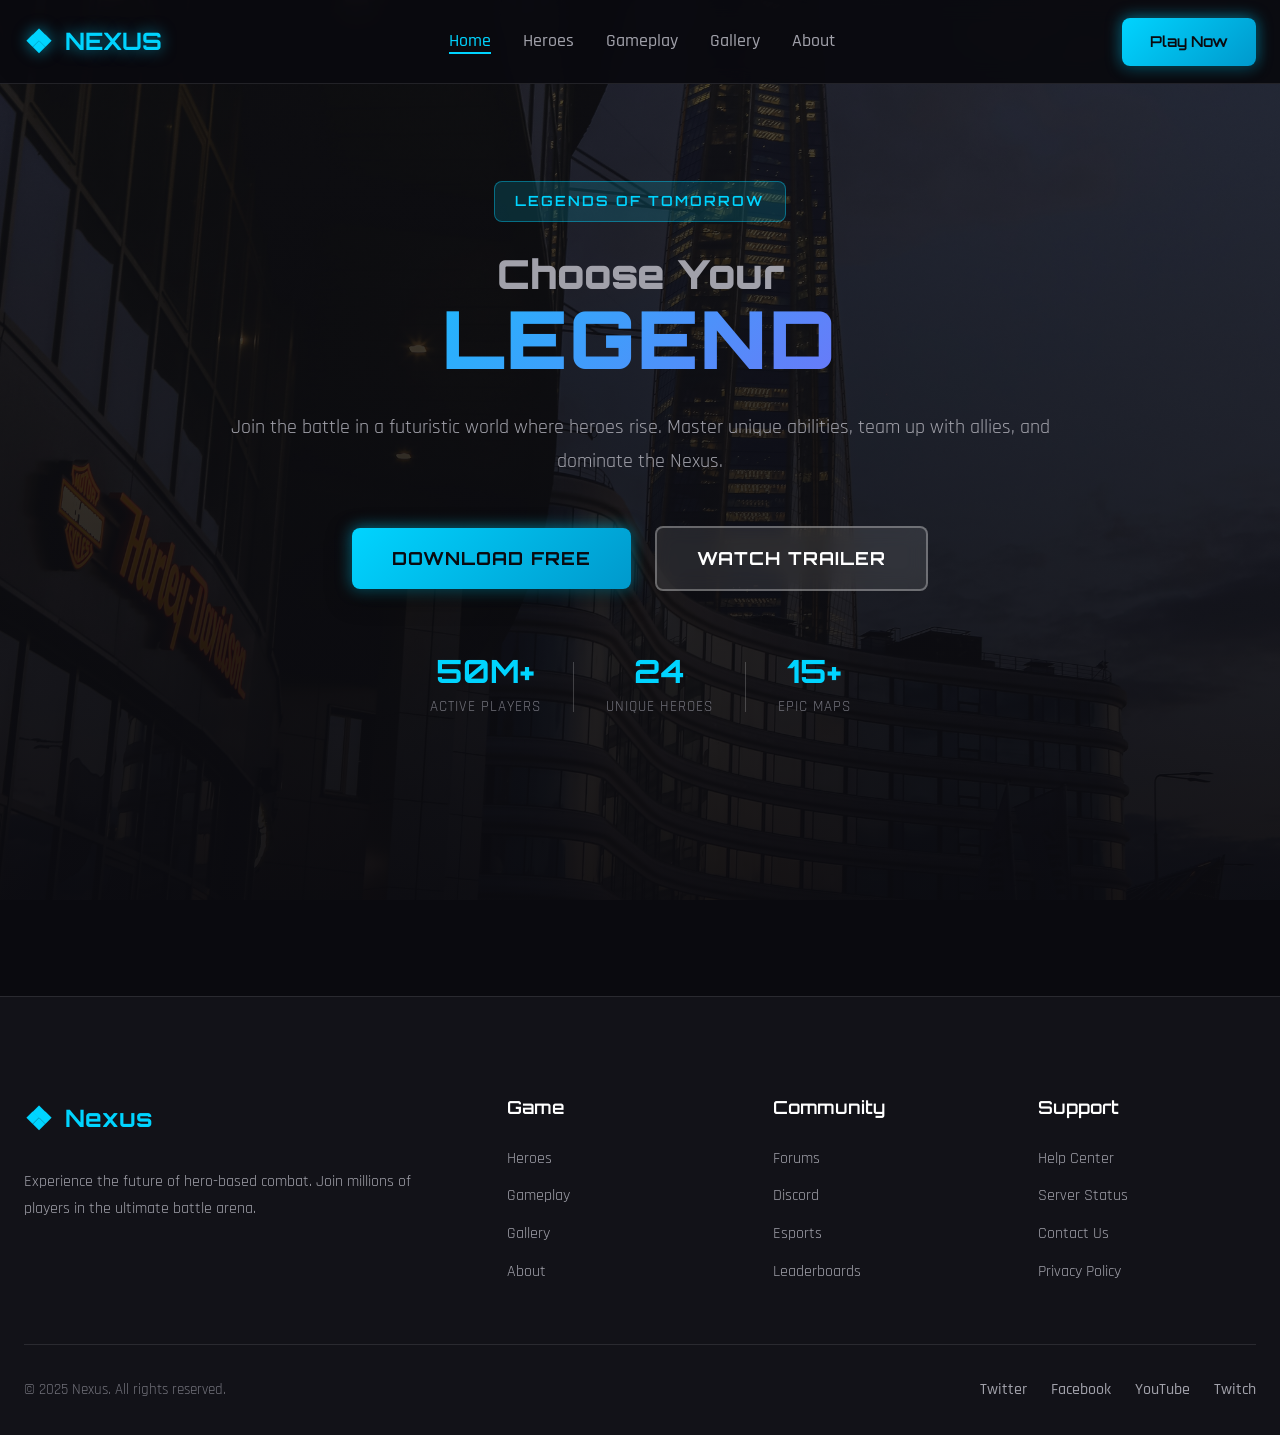
<file: index.html>
<!DOCTYPE html>
<html lang="en">
    <head>
        <meta charset="UTF-8">
        <meta name="viewport" content="width=device-width, initial-scale=1.0">
        <title>Nexus</title>
        <link rel="stylesheet" href="styles/main.css">
        <link rel="stylesheet" href="styles/home.css">
    </head>
    <body>
        <nav class="navbar">
            <div class="nav-container">
                <a href="index.html" class="logo">
                    <span class="logo-icon">❖</span>
                    <span class="logo-text">Nexus</span>
                </a>
                <ul class="nav-menu">
                    <li><a href="index.html" class="active">Home</a></li>
                    <li><a href="pages/heroes.html">Heroes</a></li>
                    <li><a href="pages/gameplay.html">Gameplay</a></li>
                    <li><a href="pages/gallery.html">Gallery</a></li>
                    <li><a href="pages/about.html">About</a></li>
                </ul>
                <a href="#download" class="btn-primary">Play Now</a>
            </div>
        </nav>

        <section class="hero">
            <div class="hero-background"></div>
            <div class="hero-overlay"></div>
            <div class="hero-content">
                <div class="hero-badge">Legends of Tomorrow</div>
                <h1 class="hero-title">
                    <span class="title-line-1">Choose Your</span>
                    <span class="title-line-2">Legend</span>
                </h1>
                <p class="hero-subtitle">Join the battle in a futuristic world where heroes rise. Master unique abilities, team up with allies, and dominate the Nexus.</p>
                <div class="hero-buttons">
                    <a href="#download" class="btn-hero-primary">Download Free</a>
                    <a href="#" class="btn-hero-secondary">Watch Trailer</a>
                </div>
                <div class="hero-stats">
                    <div class="stat-item">
                        <div class="stat-value">50M+</div>
                        <div class="stat-label">Active Players</div>
                    </div>
                    <div class="stat-divider"></div>
                    <div class="stat-item">
                        <div class="stat-value">24</div>
                        <div class="stat-label">Unique Heroes</div>
                    </div>
                    <div class="stat-divider"></div>
                    <div class="stat-item">
                        <div class="stat-value">15+</div>
                        <div class="stat-label">Epic Maps</div>
                    </div>
                </div>
            </div>
        </section>

        <footer class="footer">
            <div class="container">
                <div class="footer-top">
                    <div class="footer-section">
                        <div class="footer-logo">
                            <span class="logo-icon">❖</span>
                            <span class="logo-text">Nexus</span>
                        </div>
                        <p class="footer-description">Experience the future of hero-based combat. Join millions of players in the ultimate battle arena.</p>
                    </div>
                    <div class="footer-section">
                        <h4 class="footer-heading">Game</h4>
                        <ul class="footer-links">
                            <li><a href="pages/heroes.html">Heroes</a></li>
                            <li><a href="pages/gameplay.html">Gameplay</a></li>
                            <li><a href="pages/gallery.html">Gallery</a></li>
                            <li><a href="pages/about.html">About</a></li>
                        </ul>
                    </div>
                    <div class="footer-section">
                        <h4 class="footer-heading">Community</h4>
                        <ul class="footer-links">
                            <li><a href="#">Forums</a></li>
                            <li><a href="#">Discord</a></li>
                            <li><a href="#">Esports</a></li>
                            <li><a href="#">Leaderboards</a></li>
                        </ul>
                    </div>
                    <div class="footer-section">
                        <h4 class="footer-heading">Support</h4>
                        <ul class="footer-links">
                            <li><a href="#">Help Center</a></li>
                            <li><a href="#">Server Status</a></li>
                            <li><a href="#">Contact Us</a></li>
                            <li><a href="#">Privacy Policy</a></li>
                        </ul>
                    </div>
                </div>
                <div class="footer-bottom">
                    <p class="footer-copyright">&copy; 2025 Nexus. All rights reserved.</p>
                    <div class="footer-social">
                        <a href="#" class="social-link">Twitter</a>
                        <a href="#" class="social-link">Facebook</a>
                        <a href="#" class="social-link">YouTube</a>
                        <a href="#" class="social-link">Twitch</a>
                    </div>
                </div>
            </div>
        </footer>

        <script src="scripts/main.js"></script>
    </body>
</html>
</file>
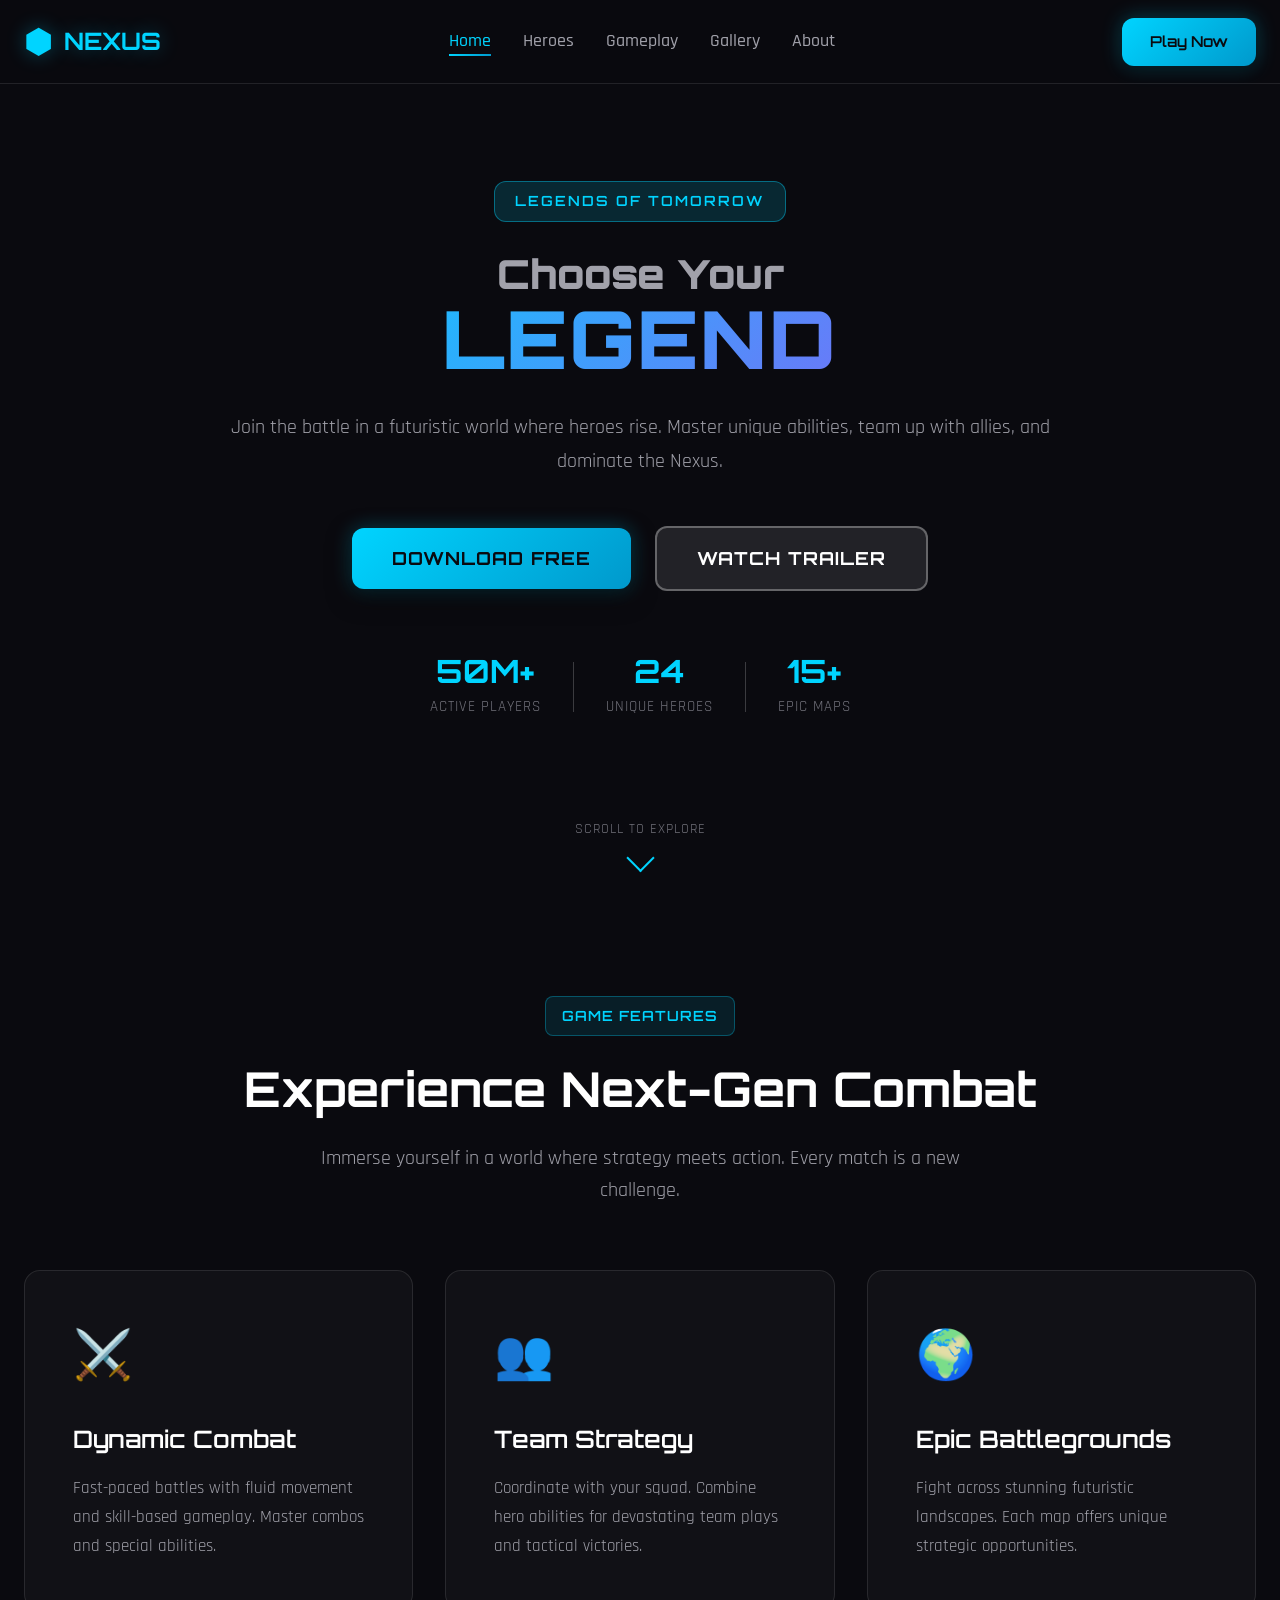
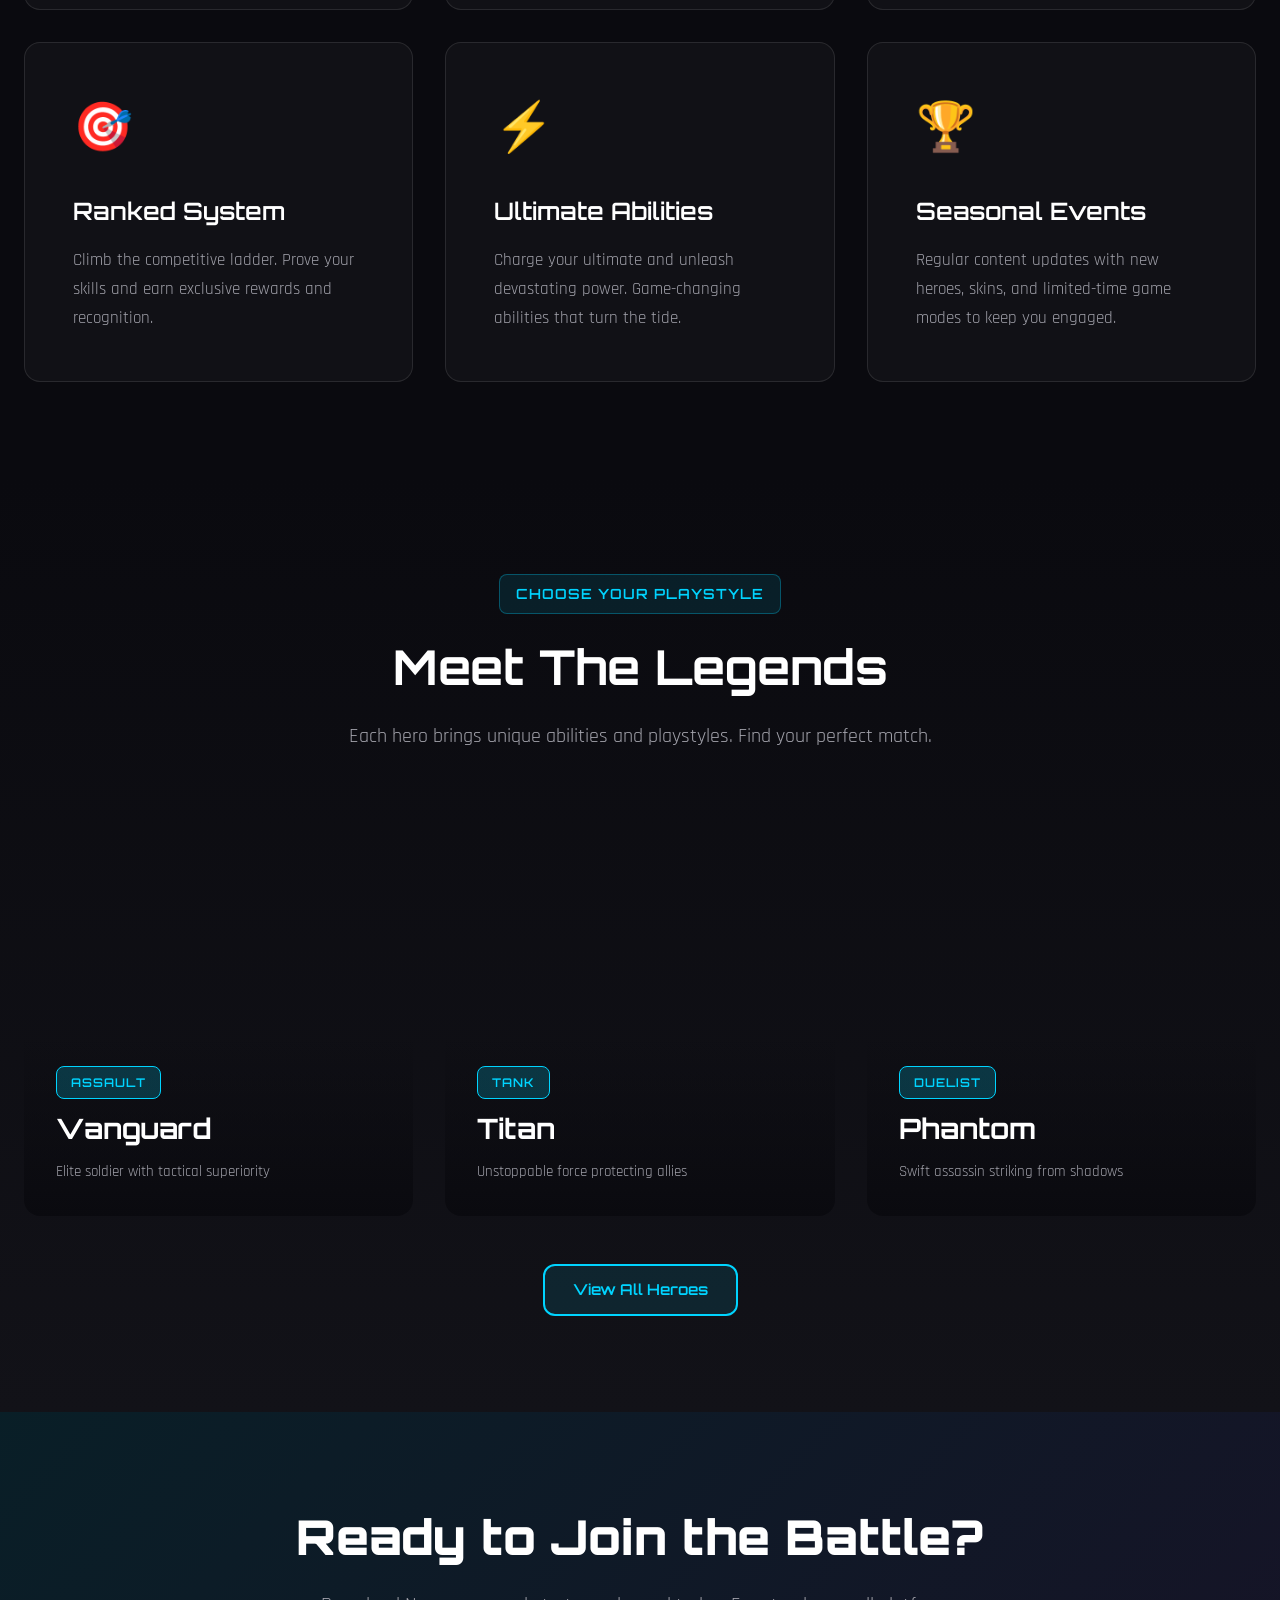
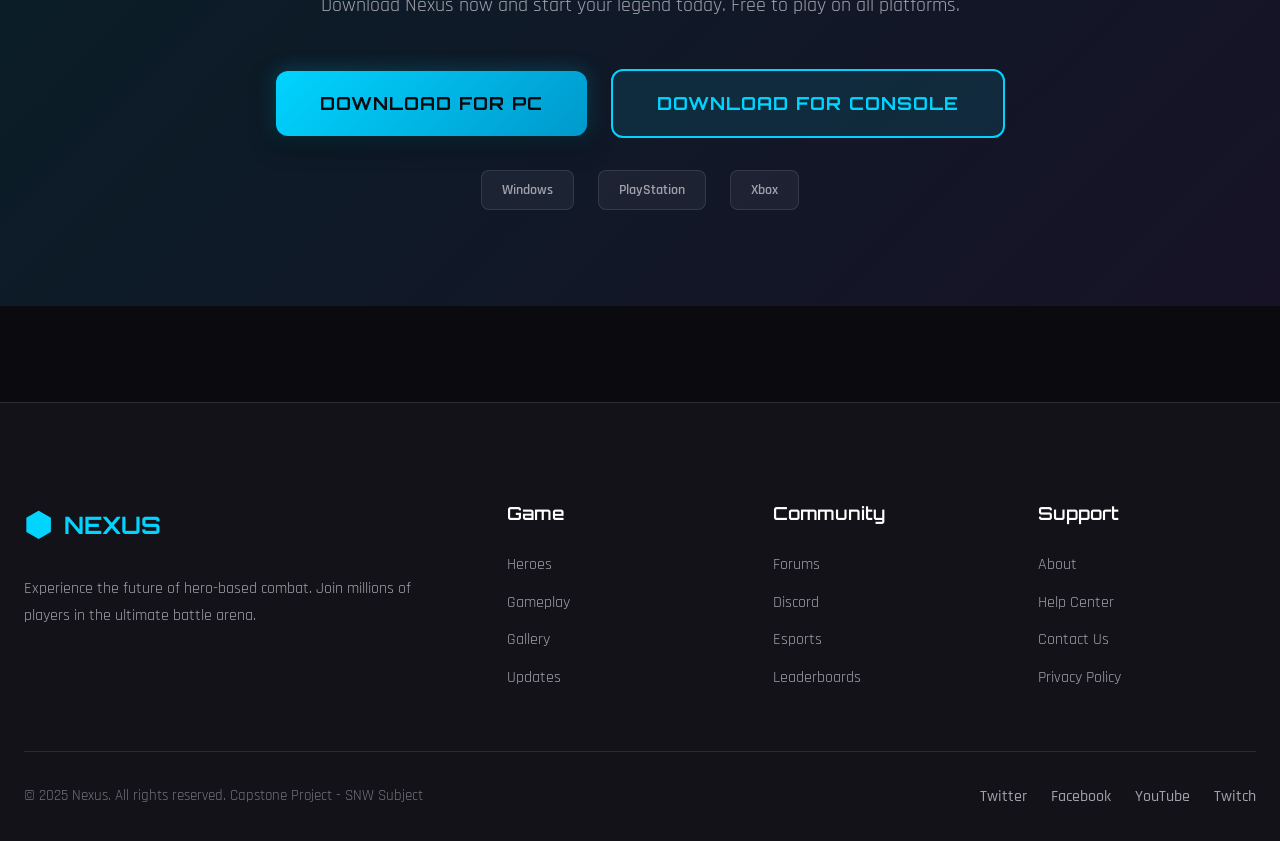
<file: frontend/index.html>
<!DOCTYPE html>
<html lang="en">

    <head>
        <meta charset="UTF-8">
        <meta name="viewport" content="width=device-width, initial-scale=1.0">
        <title>Nexus - Legends of Tomorrow | Hero-Based Action Game</title>
        <link rel="stylesheet" href="styles/main.css">
        <link rel="stylesheet" href="styles/home.css">
        <link
            href="https://fonts.googleapis.com/css2?family=Orbitron:wght@400;500;700;900&family=Rajdhani:wght@300;400;500;600;700&display=swap"
            rel="stylesheet">
    </head>

    <body>
        <!-- Navigation -->
        <nav class="navbar">
            <div class="nav-container">
                <div class="logo">
                    <span class="logo-icon">⬢</span>
                    <span class="logo-text">NEXUS</span>
                </div>
                <ul class="nav-menu">
                    <li><a href="index.html" class="active">Home</a></li>
                    <li><a href="heroes.html">Heroes</a></li>
                    <li><a href="gameplay.html">Gameplay</a></li>
                    <li><a href="gallery.html">Gallery</a></li>
                    <li><a href="about.html">About</a></li>
                </ul>
                <a href="#download" class="btn-primary">Play Now</a>
            </div>
        </nav>

        <!-- Hero Section -->
        <section class="hero">
            <div class="hero-background"></div>
            <div class="hero-overlay"></div>
            <div class="hero-content">
                <div class="hero-badge">Legends of Tomorrow</div>
                <h1 class="hero-title">
                    <span class="title-line-1">Choose Your</span>
                    <span class="title-line-2">Legend</span>
                </h1>
                <p class="hero-subtitle">Join the battle in a futuristic world where heroes rise. Master unique
                    abilities, team up with allies, and dominate the Nexus.</p>
                <div class="hero-buttons">
                    <a href="#download" class="btn-hero-primary">Download Free</a>
                    <a href="gameplay.html" class="btn-hero-secondary">Watch Trailer</a>
                </div>
                <div class="hero-stats">
                    <div class="stat-item">
                        <div class="stat-number">50M+</div>
                        <div class="stat-label">Active Players</div>
                    </div>
                    <div class="stat-divider"></div>
                    <div class="stat-item">
                        <div class="stat-number">24</div>
                        <div class="stat-label">Unique Heroes</div>
                    </div>
                    <div class="stat-divider"></div>
                    <div class="stat-item">
                        <div class="stat-number">15+</div>
                        <div class="stat-label">Epic Maps</div>
                    </div>
                </div>
            </div>
            <div class="hero-scroll-indicator">
                <span>Scroll to Explore</span>
                <div class="scroll-arrow"></div>
            </div>
        </section>

        <!-- Features Section -->
        <section class="features">
            <div class="container">
                <div class="section-header">
                    <span class="section-badge">Game Features</span>
                    <h2 class="section-title">Experience Next-Gen Combat</h2>
                    <p class="section-subtitle">Immerse yourself in a world where strategy meets action. Every match is
                        a new challenge.</p>
                </div>
                <div class="features-grid">
                    <div class="feature-card">
                        <div class="feature-icon">⚔️</div>
                        <h3 class="feature-title">Dynamic Combat</h3>
                        <p class="feature-description">Fast-paced battles with fluid movement and skill-based gameplay.
                            Master combos and special abilities.</p>
                    </div>
                    <div class="feature-card">
                        <div class="feature-icon">👥</div>
                        <h3 class="feature-title">Team Strategy</h3>
                        <p class="feature-description">Coordinate with your squad. Combine hero abilities for
                            devastating team plays and tactical victories.</p>
                    </div>
                    <div class="feature-card">
                        <div class="feature-icon">🌍</div>
                        <h3 class="feature-title">Epic Battlegrounds</h3>
                        <p class="feature-description">Fight across stunning futuristic landscapes. Each map offers
                            unique strategic opportunities.</p>
                    </div>
                    <div class="feature-card">
                        <div class="feature-icon">🎯</div>
                        <h3 class="feature-title">Ranked System</h3>
                        <p class="feature-description">Climb the competitive ladder. Prove your skills and earn
                            exclusive rewards and recognition.</p>
                    </div>
                    <div class="feature-card">
                        <div class="feature-icon">⚡</div>
                        <h3 class="feature-title">Ultimate Abilities</h3>
                        <p class="feature-description">Charge your ultimate and unleash devastating power. Game-changing
                            abilities that turn the tide.</p>
                    </div>
                    <div class="feature-card">
                        <div class="feature-icon">🏆</div>
                        <h3 class="feature-title">Seasonal Events</h3>
                        <p class="feature-description">Regular content updates with new heroes, skins, and limited-time
                            game modes to keep you engaged.</p>
                    </div>
                </div>
            </div>
        </section>

        <!-- Hero Showcase -->
        <section class="hero-showcase">
            <div class="container">
                <div class="section-header">
                    <span class="section-badge">Choose Your Playstyle</span>
                    <h2 class="section-title">Meet The Legends</h2>
                    <p class="section-subtitle">Each hero brings unique abilities and playstyles. Find your perfect
                        match.</p>
                </div>
                <div class="hero-preview-grid">
                    <div class="hero-preview-card">
                        <div class="hero-preview-image"
                            style="background-image: url('https://images.unsplash.com/photo-1759701547646-acb29362adf6');">
                        </div>
                        <div class="hero-preview-info">
                            <div class="hero-role">Assault</div>
                            <h3 class="hero-name">Vanguard</h3>
                            <p class="hero-desc">Elite soldier with tactical superiority</p>
                        </div>
                    </div>
                    <div class="hero-preview-card">
                        <div class="hero-preview-image"
                            style="background-image: url('https://images.unsplash.com/photo-1656381620321-bddff61435c3');">
                        </div>
                        <div class="hero-preview-info">
                            <div class="hero-role">Tank</div>
                            <h3 class="hero-name">Titan</h3>
                            <p class="hero-desc">Unstoppable force protecting allies</p>
                        </div>
                    </div>
                    <div class="hero-preview-card">
                        <div class="hero-preview-image"
                            style="background-image: url('https://images.unsplash.com/photo-1645251024808-b7928e268834');">
                        </div>
                        <div class="hero-preview-info">
                            <div class="hero-role">Duelist</div>
                            <h3 class="hero-name">Phantom</h3>
                            <p class="hero-desc">Swift assassin striking from shadows</p>
                        </div>
                    </div>
                </div>
                <div class="view-all-heroes">
                    <a href="heroes.html" class="btn-secondary">View All Heroes</a>
                </div>
            </div>
        </section>

        <!-- CTA Section -->
        <section class="cta-section" id="download">
            <div class="cta-background"></div>
            <div class="container">
                <div class="cta-content">
                    <h2 class="cta-title">Ready to Join the Battle?</h2>
                    <p class="cta-subtitle">Download Nexus now and start your legend today. Free to play on all
                        platforms.</p>
                    <div class="cta-buttons">
                        <a href="#" class="btn-cta-primary">Download for PC</a>
                        <a href="#" class="btn-cta-secondary">Download for Console</a>
                    </div>
                    <div class="platform-badges">
                        <span class="platform-badge">Windows</span>
                        <span class="platform-badge">PlayStation</span>
                        <span class="platform-badge">Xbox</span>
                    </div>
                </div>
            </div>
        </section>

        <!-- Footer -->
        <footer class="footer">
            <div class="container">
                <div class="footer-top">
                    <div class="footer-section">
                        <div class="footer-logo">
                            <span class="logo-icon">⬢</span>
                            <span class="logo-text">NEXUS</span>
                        </div>
                        <p class="footer-desc">Experience the future of hero-based combat. Join millions of players in
                            the ultimate battle arena.</p>
                    </div>
                    <div class="footer-section">
                        <h4 class="footer-heading">Game</h4>
                        <ul class="footer-links">
                            <li><a href="heroes.html">Heroes</a></li>
                            <li><a href="gameplay.html">Gameplay</a></li>
                            <li><a href="gallery.html">Gallery</a></li>
                            <li><a href="#">Updates</a></li>
                        </ul>
                    </div>
                    <div class="footer-section">
                        <h4 class="footer-heading">Community</h4>
                        <ul class="footer-links">
                            <li><a href="#">Forums</a></li>
                            <li><a href="#">Discord</a></li>
                            <li><a href="#">Esports</a></li>
                            <li><a href="#">Leaderboards</a></li>
                        </ul>
                    </div>
                    <div class="footer-section">
                        <h4 class="footer-heading">Support</h4>
                        <ul class="footer-links">
                            <li><a href="about.html">About</a></li>
                            <li><a href="#">Help Center</a></li>
                            <li><a href="#">Contact Us</a></li>
                            <li><a href="#">Privacy Policy</a></li>
                        </ul>
                    </div>
                </div>
                <div class="footer-bottom">
                    <p class="footer-copyright">&copy; 2025 Nexus. All rights reserved. Capstone Project - SNW Subject
                    </p>
                    <div class="footer-social">
                        <a href="#" class="social-link">Twitter</a>
                        <a href="#" class="social-link">Facebook</a>
                        <a href="#" class="social-link">YouTube</a>
                        <a href="#" class="social-link">Twitch</a>
                    </div>
                </div>
            </div>
        </footer>
    </body>

</html>
</file>
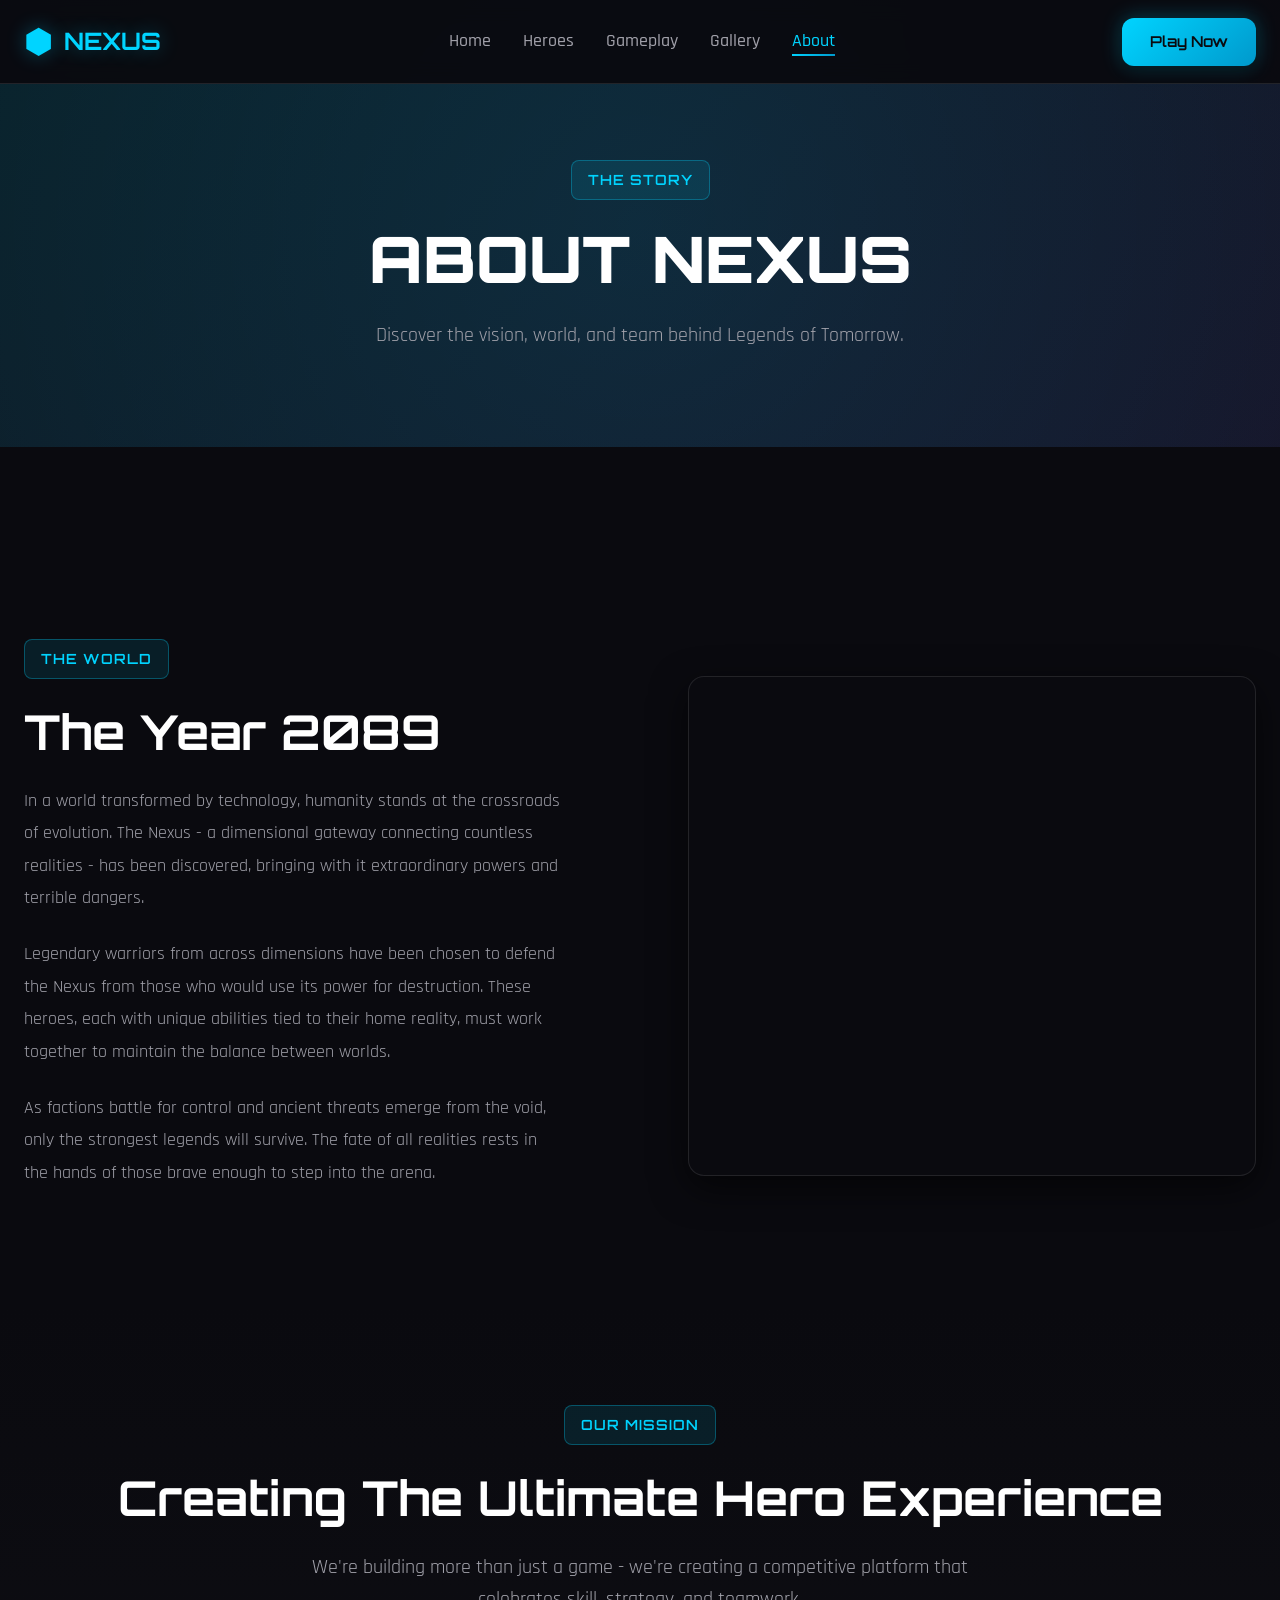
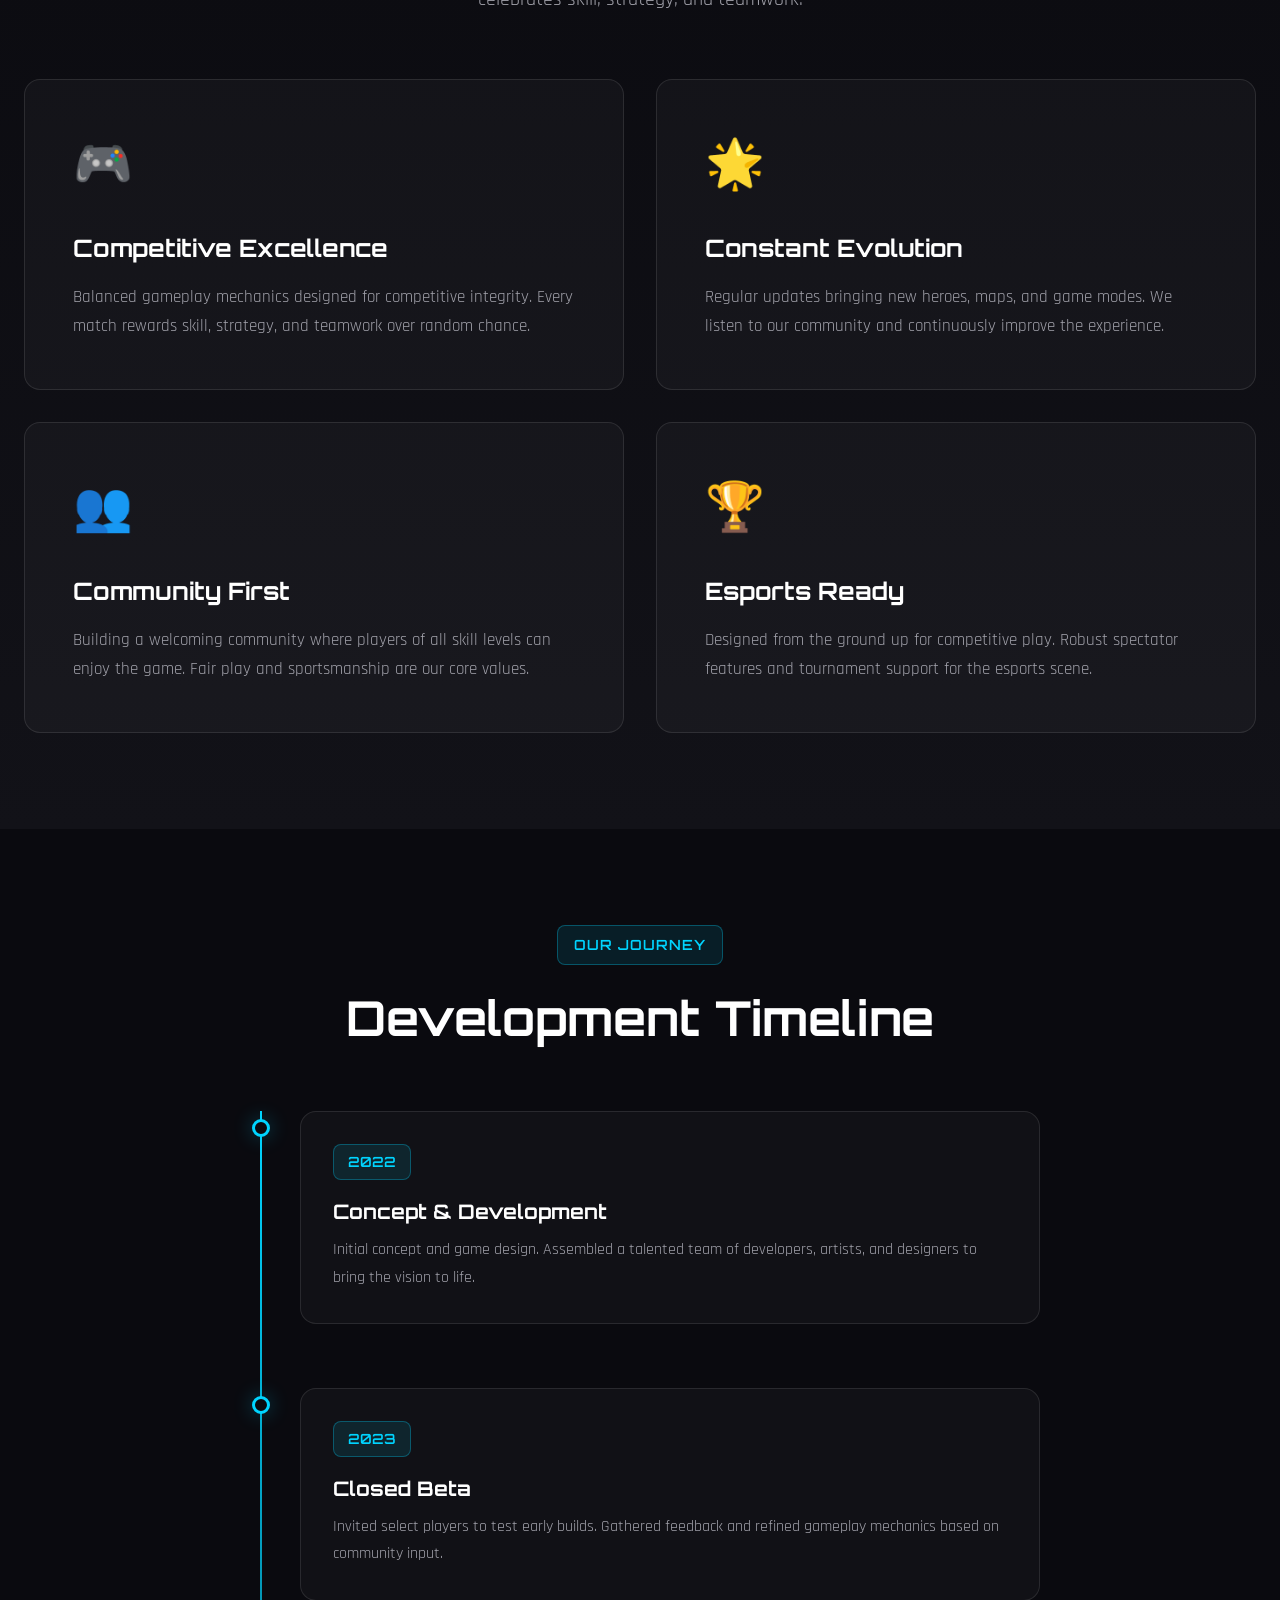
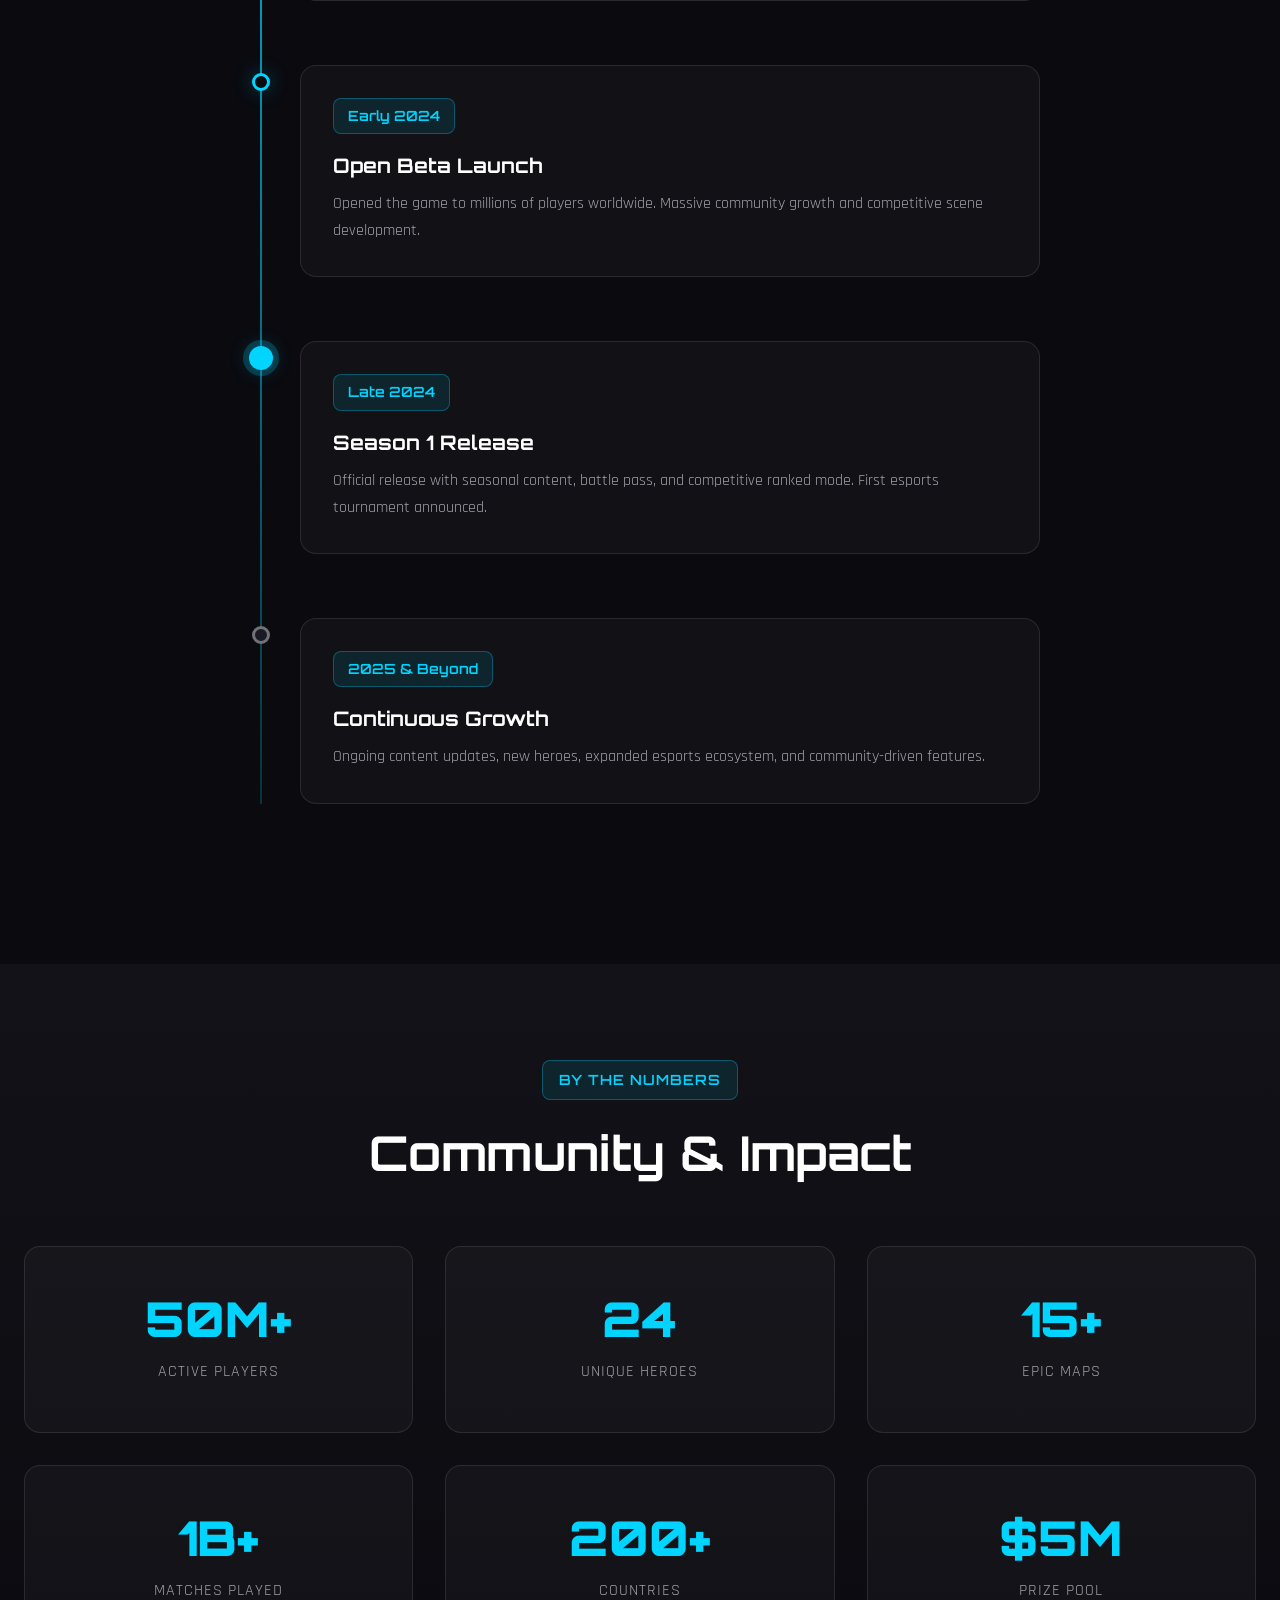
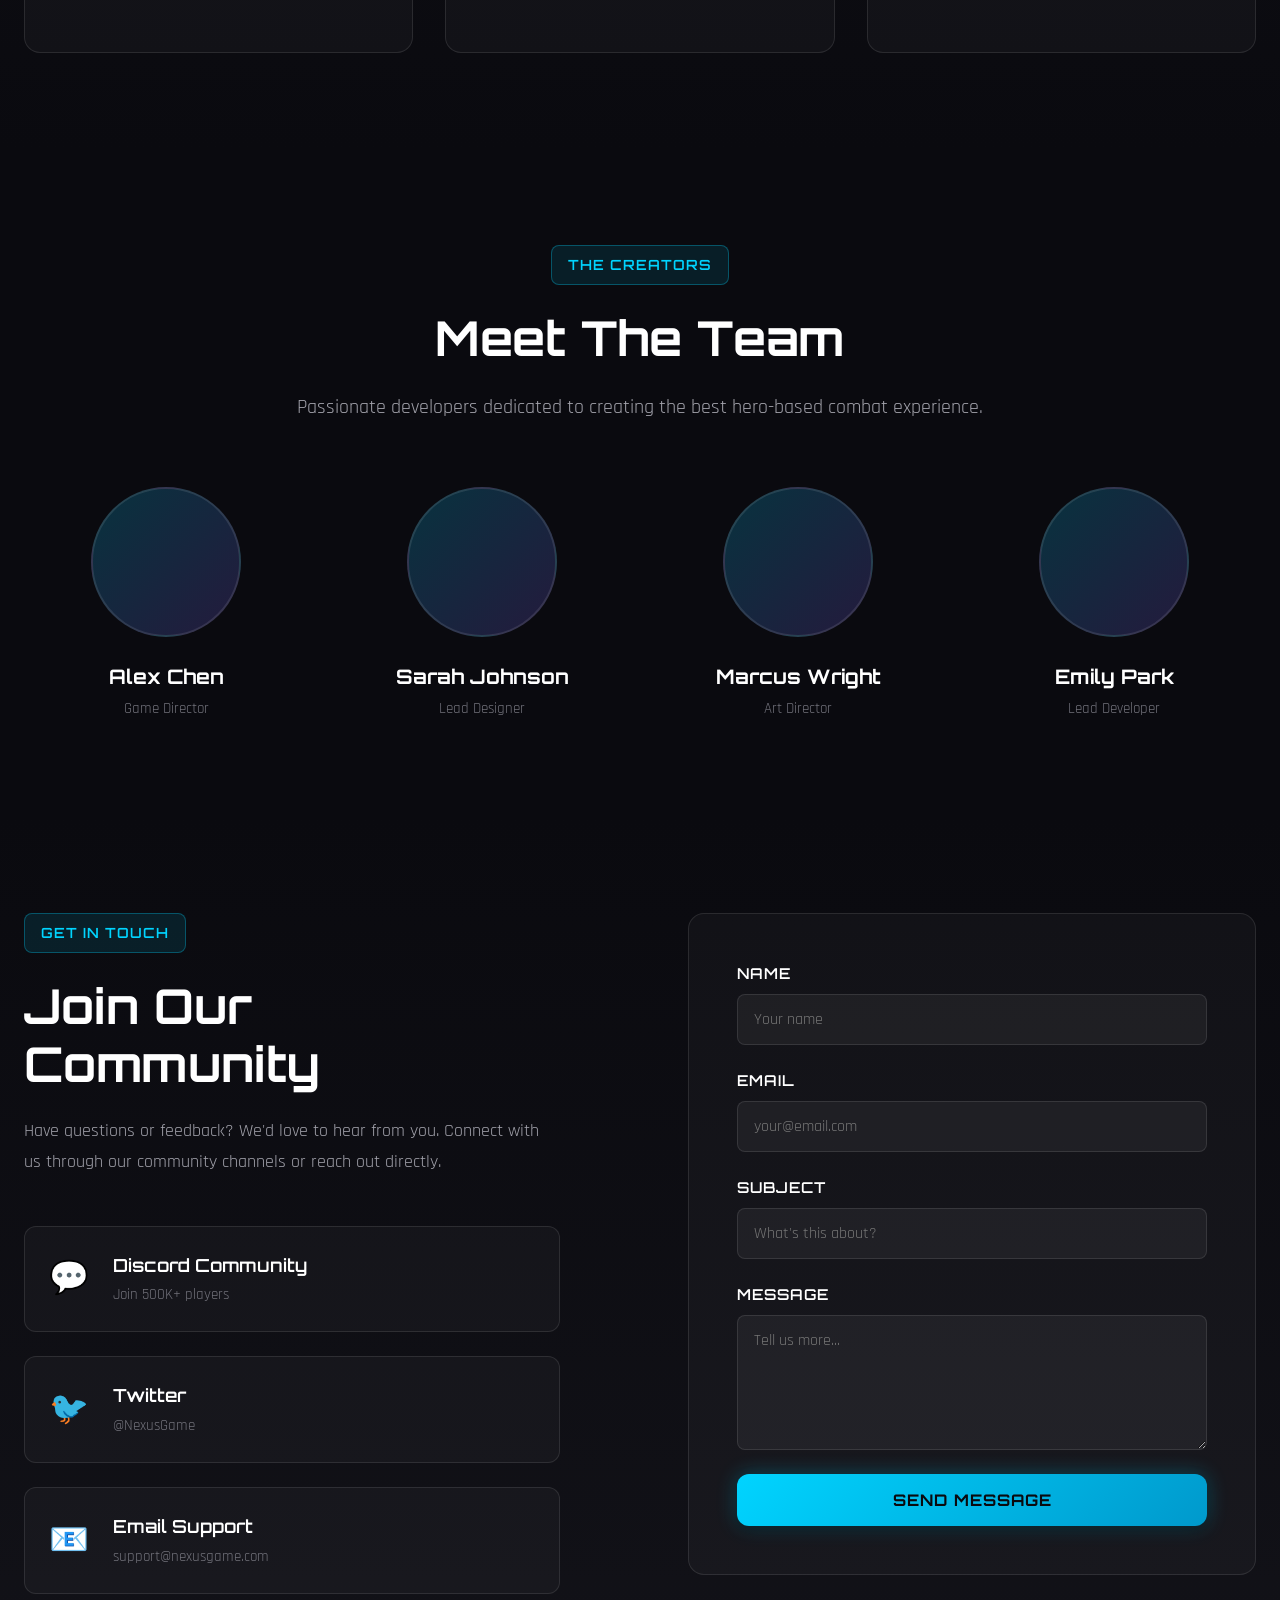
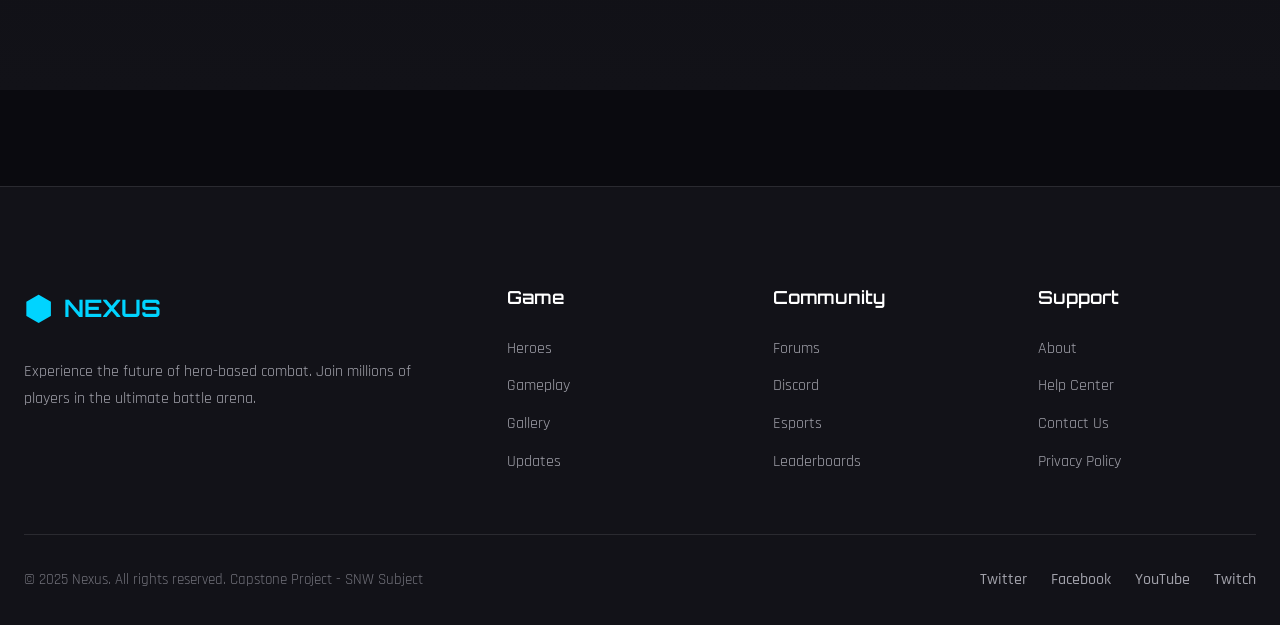
<file: frontend/about.html>
<!DOCTYPE html>
<html lang="en">

    <head>
        <meta charset="UTF-8">
        <meta name="viewport" content="width=device-width, initial-scale=1.0">
        <title>About - Nexus | The Story Behind The Game</title>
        <link rel="stylesheet" href="styles/main.css">
        <link rel="stylesheet" href="styles/about.css">
        <link
            href="https://fonts.googleapis.com/css2?family=Orbitron:wght@400;500;700;900&family=Rajdhani:wght@300;400;500;600;700&display=swap"
            rel="stylesheet">
    </head>

    <body>
        <!-- Navigation -->
        <nav class="navbar">
            <div class="nav-container">
                <div class="logo">
                    <span class="logo-icon">⬢</span>
                    <span class="logo-text">NEXUS</span>
                </div>
                <ul class="nav-menu">
                    <li><a href="index.html">Home</a></li>
                    <li><a href="heroes.html">Heroes</a></li>
                    <li><a href="gameplay.html">Gameplay</a></li>
                    <li><a href="gallery.html">Gallery</a></li>
                    <li><a href="about.html" class="active">About</a></li>
                </ul>
                <a href="#download" class="btn-primary">Play Now</a>
            </div>
        </nav>

        <!-- Page Header -->
        <section class="page-header">
            <div class="page-header-background"></div>
            <div class="container">
                <span class="page-badge">The Story</span>
                <h1 class="page-title">About Nexus</h1>
                <p class="page-subtitle">Discover the vision, world, and team behind Legends of Tomorrow.</p>
            </div>
        </section>

        <!-- Story Section -->
        <section class="story-section">
            <div class="container">
                <div class="story-content">
                    <div class="story-text">
                        <span class="section-badge">The World</span>
                        <h2 class="section-title">The Year 2089</h2>
                        <p class="story-paragraph">In a world transformed by technology, humanity stands at the
                            crossroads of evolution. The Nexus - a dimensional gateway connecting countless realities -
                            has been discovered, bringing with it extraordinary powers and terrible dangers.</p>
                        <p class="story-paragraph">Legendary warriors from across dimensions have been chosen to defend
                            the Nexus from those who would use its power for destruction. These heroes, each with unique
                            abilities tied to their home reality, must work together to maintain the balance between
                            worlds.</p>
                        <p class="story-paragraph">As factions battle for control and ancient threats emerge from the
                            void, only the strongest legends will survive. The fate of all realities rests in the hands
                            of those brave enough to step into the arena.</p>
                    </div>
                    <div class="story-image"
                        style="background-image: url('https://images.unsplash.com/photo-1743177901100-07c27ac2da59');">
                    </div>
                </div>
            </div>
        </section>

        <!-- Vision Section -->
        <section class="vision-section">
            <div class="container">
                <div class="section-header">
                    <span class="section-badge">Our Mission</span>
                    <h2 class="section-title">Creating The Ultimate Hero Experience</h2>
                    <p class="section-subtitle">We're building more than just a game - we're creating a competitive
                        platform that celebrates skill, strategy, and teamwork.</p>
                </div>
                <div class="vision-grid">
                    <div class="vision-card">
                        <div class="vision-icon">🎮</div>
                        <h3 class="vision-title">Competitive Excellence</h3>
                        <p class="vision-description">Balanced gameplay mechanics designed for competitive integrity.
                            Every match rewards skill, strategy, and teamwork over random chance.</p>
                    </div>
                    <div class="vision-card">
                        <div class="vision-icon">🌟</div>
                        <h3 class="vision-title">Constant Evolution</h3>
                        <p class="vision-description">Regular updates bringing new heroes, maps, and game modes. We
                            listen to our community and continuously improve the experience.</p>
                    </div>
                    <div class="vision-card">
                        <div class="vision-icon">👥</div>
                        <h3 class="vision-title">Community First</h3>
                        <p class="vision-description">Building a welcoming community where players of all skill levels
                            can enjoy the game. Fair play and sportsmanship are our core values.</p>
                    </div>
                    <div class="vision-card">
                        <div class="vision-icon">🏆</div>
                        <h3 class="vision-title">Esports Ready</h3>
                        <p class="vision-description">Designed from the ground up for competitive play. Robust spectator
                            features and tournament support for the esports scene.</p>
                    </div>
                </div>
            </div>
        </section>

        <!-- Timeline Section -->
        <section class="timeline-section">
            <div class="container">
                <div class="section-header">
                    <span class="section-badge">Our Journey</span>
                    <h2 class="section-title">Development Timeline</h2>
                </div>
                <div class="timeline">
                    <div class="timeline-item">
                        <div class="timeline-marker"></div>
                        <div class="timeline-content">
                            <div class="timeline-date">2022</div>
                            <h3 class="timeline-title">Concept & Development</h3>
                            <p class="timeline-description">Initial concept and game design. Assembled a talented team
                                of developers, artists, and designers to bring the vision to life.</p>
                        </div>
                    </div>
                    <div class="timeline-item">
                        <div class="timeline-marker"></div>
                        <div class="timeline-content">
                            <div class="timeline-date">2023</div>
                            <h3 class="timeline-title">Closed Beta</h3>
                            <p class="timeline-description">Invited select players to test early builds. Gathered
                                feedback and refined gameplay mechanics based on community input.</p>
                        </div>
                    </div>
                    <div class="timeline-item">
                        <div class="timeline-marker"></div>
                        <div class="timeline-content">
                            <div class="timeline-date">Early 2024</div>
                            <h3 class="timeline-title">Open Beta Launch</h3>
                            <p class="timeline-description">Opened the game to millions of players worldwide. Massive
                                community growth and competitive scene development.</p>
                        </div>
                    </div>
                    <div class="timeline-item">
                        <div class="timeline-marker active"></div>
                        <div class="timeline-content">
                            <div class="timeline-date">Late 2024</div>
                            <h3 class="timeline-title">Season 1 Release</h3>
                            <p class="timeline-description">Official release with seasonal content, battle pass, and
                                competitive ranked mode. First esports tournament announced.</p>
                        </div>
                    </div>
                    <div class="timeline-item">
                        <div class="timeline-marker future"></div>
                        <div class="timeline-content">
                            <div class="timeline-date">2025 & Beyond</div>
                            <h3 class="timeline-title">Continuous Growth</h3>
                            <p class="timeline-description">Ongoing content updates, new heroes, expanded esports
                                ecosystem, and community-driven features.</p>
                        </div>
                    </div>
                </div>
            </div>
        </section>

        <!-- Stats Section -->
        <section class="stats-section">
            <div class="container">
                <div class="section-header">
                    <span class="section-badge">By The Numbers</span>
                    <h2 class="section-title">Community & Impact</h2>
                </div>
                <div class="stats-grid">
                    <div class="stat-card">
                        <div class="stat-number">50M+</div>
                        <div class="stat-label">Active Players</div>
                    </div>
                    <div class="stat-card">
                        <div class="stat-number">24</div>
                        <div class="stat-label">Unique Heroes</div>
                    </div>
                    <div class="stat-card">
                        <div class="stat-number">15+</div>
                        <div class="stat-label">Epic Maps</div>
                    </div>
                    <div class="stat-card">
                        <div class="stat-number">1B+</div>
                        <div class="stat-label">Matches Played</div>
                    </div>
                    <div class="stat-card">
                        <div class="stat-number">200+</div>
                        <div class="stat-label">Countries</div>
                    </div>
                    <div class="stat-card">
                        <div class="stat-number">$5M</div>
                        <div class="stat-label">Prize Pool</div>
                    </div>
                </div>
            </div>
        </section>

        <!-- Team Section -->
        <section class="team-section">
            <div class="container">
                <div class="section-header">
                    <span class="section-badge">The Creators</span>
                    <h2 class="section-title">Meet The Team</h2>
                    <p class="section-subtitle">Passionate developers dedicated to creating the best hero-based combat
                        experience.</p>
                </div>
                <div class="team-grid">
                    <div class="team-card">
                        <div class="team-image"></div>
                        <h3 class="team-name">Alex Chen</h3>
                        <p class="team-role">Game Director</p>
                    </div>
                    <div class="team-card">
                        <div class="team-image"></div>
                        <h3 class="team-name">Sarah Johnson</h3>
                        <p class="team-role">Lead Designer</p>
                    </div>
                    <div class="team-card">
                        <div class="team-image"></div>
                        <h3 class="team-name">Marcus Wright</h3>
                        <p class="team-role">Art Director</p>
                    </div>
                    <div class="team-card">
                        <div class="team-image"></div>
                        <h3 class="team-name">Emily Park</h3>
                        <p class="team-role">Lead Developer</p>
                    </div>
                </div>
            </div>
        </section>

        <!-- Contact Section -->
        <section class="contact-section">
            <div class="container">
                <div class="contact-content">
                    <div class="contact-info">
                        <span class="section-badge">Get In Touch</span>
                        <h2 class="section-title">Join Our Community</h2>
                        <p class="contact-description">Have questions or feedback? We'd love to hear from you. Connect
                            with us through our community channels or reach out directly.</p>
                        <div class="contact-links">
                            <a href="#" class="contact-link">
                                <span class="contact-icon">💬</span>
                                <div class="contact-link-info">
                                    <h4>Discord Community</h4>
                                    <p>Join 500K+ players</p>
                                </div>
                            </a>
                            <a href="#" class="contact-link">
                                <span class="contact-icon">🐦</span>
                                <div class="contact-link-info">
                                    <h4>Twitter</h4>
                                    <p>@NexusGame</p>
                                </div>
                            </a>
                            <a href="#" class="contact-link">
                                <span class="contact-icon">📧</span>
                                <div class="contact-link-info">
                                    <h4>Email Support</h4>
                                    <p>support@nexusgame.com</p>
                                </div>
                            </a>
                        </div>
                    </div>
                    <div class="contact-form-container">
                        <form class="contact-form">
                            <div class="form-group">
                                <label for="name">Name</label>
                                <input type="text" id="name" name="name" placeholder="Your name" required>
                            </div>
                            <div class="form-group">
                                <label for="email">Email</label>
                                <input type="email" id="email" name="email" placeholder="your@email.com" required>
                            </div>
                            <div class="form-group">
                                <label for="subject">Subject</label>
                                <input type="text" id="subject" name="subject" placeholder="What's this about?"
                                    required>
                            </div>
                            <div class="form-group">
                                <label for="message">Message</label>
                                <textarea id="message" name="message" rows="5" placeholder="Tell us more..."
                                    required></textarea>
                            </div>
                            <button type="submit" class="btn-submit">Send Message</button>
                        </form>
                    </div>
                </div>
            </div>
        </section>

        <!-- Footer -->
        <footer class="footer">
            <div class="container">
                <div class="footer-top">
                    <div class="footer-section">
                        <div class="footer-logo">
                            <span class="logo-icon">⬢</span>
                            <span class="logo-text">NEXUS</span>
                        </div>
                        <p class="footer-desc">Experience the future of hero-based combat. Join millions of players in
                            the ultimate battle arena.</p>
                    </div>
                    <div class="footer-section">
                        <h4 class="footer-heading">Game</h4>
                        <ul class="footer-links">
                            <li><a href="heroes.html">Heroes</a></li>
                            <li><a href="gameplay.html">Gameplay</a></li>
                            <li><a href="gallery.html">Gallery</a></li>
                            <li><a href="#">Updates</a></li>
                        </ul>
                    </div>
                    <div class="footer-section">
                        <h4 class="footer-heading">Community</h4>
                        <ul class="footer-links">
                            <li><a href="#">Forums</a></li>
                            <li><a href="#">Discord</a></li>
                            <li><a href="#">Esports</a></li>
                            <li><a href="#">Leaderboards</a></li>
                        </ul>
                    </div>
                    <div class="footer-section">
                        <h4 class="footer-heading">Support</h4>
                        <ul class="footer-links">
                            <li><a href="about.html">About</a></li>
                            <li><a href="#">Help Center</a></li>
                            <li><a href="#">Contact Us</a></li>
                            <li><a href="#">Privacy Policy</a></li>
                        </ul>
                    </div>
                </div>
                <div class="footer-bottom">
                    <p class="footer-copyright">&copy; 2025 Nexus. All rights reserved. Capstone Project - SNW Subject
                    </p>
                    <div class="footer-social">
                        <a href="#" class="social-link">Twitter</a>
                        <a href="#" class="social-link">Facebook</a>
                        <a href="#" class="social-link">YouTube</a>
                        <a href="#" class="social-link">Twitch</a>
                    </div>
                </div>
            </div>
        </footer>
    </body>

</html>
</file>
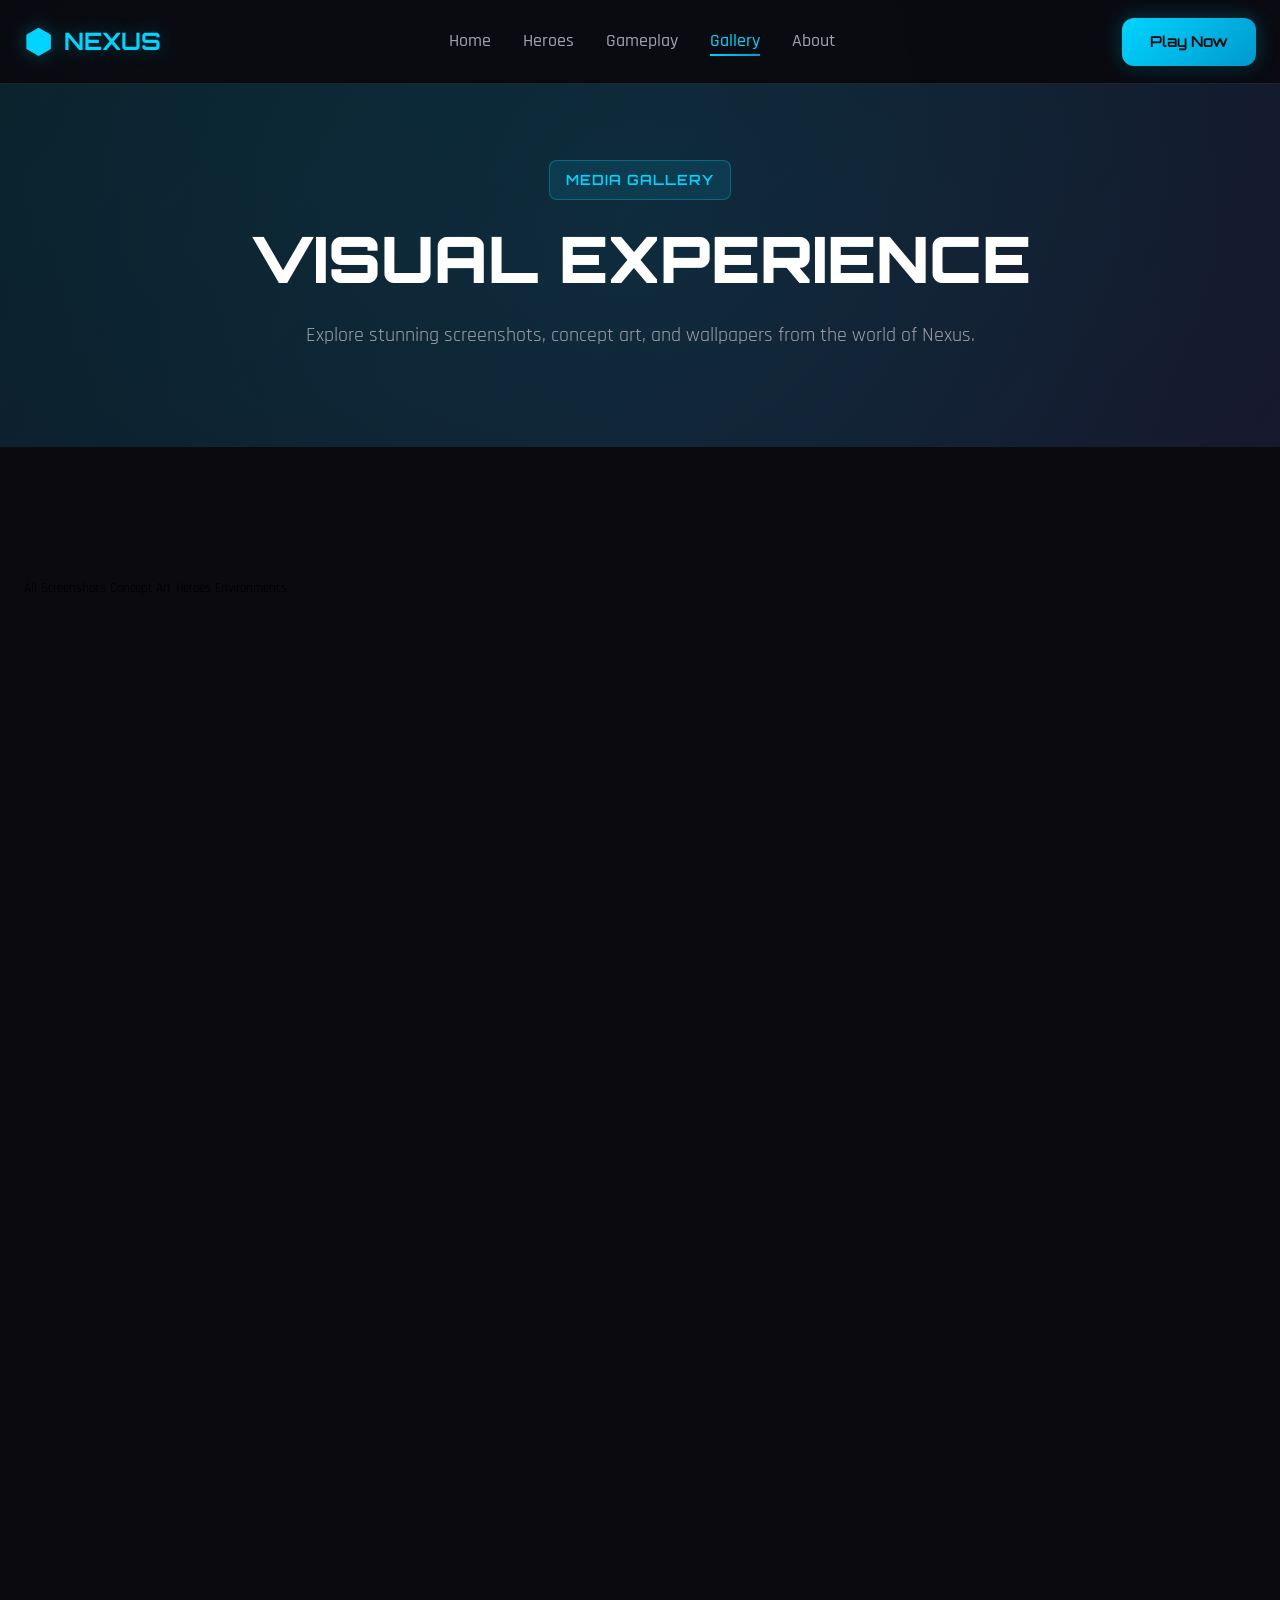
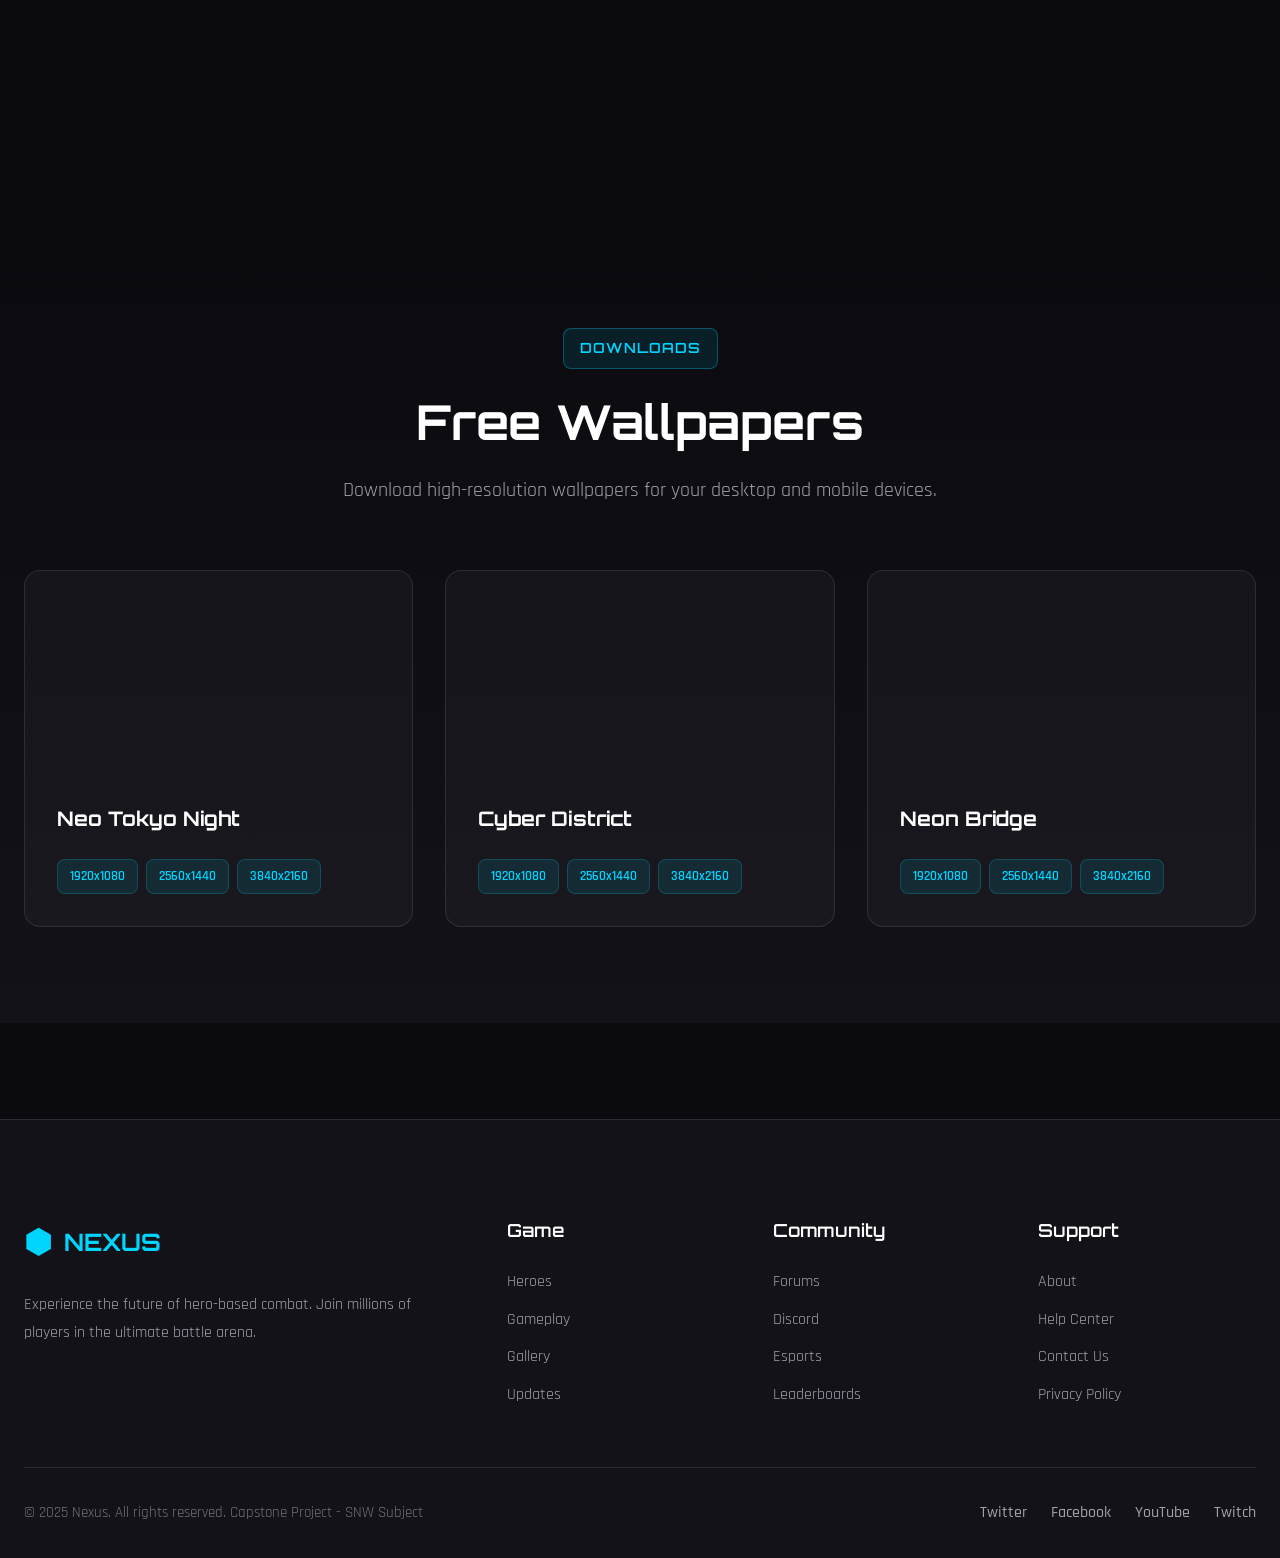
<file: frontend/gallery.html>
<!DOCTYPE html>
<html lang="en">

    <head>
        <meta charset="UTF-8">
        <meta name="viewport" content="width=device-width, initial-scale=1.0">
        <title>Gallery - Nexus | Screenshots & Artwork</title>
        <link rel="stylesheet" href="styles/main.css">
        <link rel="stylesheet" href="styles/gallery.css">
        <link
            href="https://fonts.googleapis.com/css2?family=Orbitron:wght@400;500;700;900&family=Rajdhani:wght@300;400;500;600;700&display=swap"
            rel="stylesheet">
    </head>

    <body>
        <!-- Navigation -->
        <nav class="navbar">
            <div class="nav-container">
                <div class="logo">
                    <span class="logo-icon">⬢</span>
                    <span class="logo-text">NEXUS</span>
                </div>
                <ul class="nav-menu">
                    <li><a href="index.html">Home</a></li>
                    <li><a href="heroes.html">Heroes</a></li>
                    <li><a href="gameplay.html">Gameplay</a></li>
                    <li><a href="gallery.html" class="active">Gallery</a></li>
                    <li><a href="about.html">About</a></li>
                </ul>
                <a href="#download" class="btn-primary">Play Now</a>
            </div>
        </nav>

        <!-- Page Header -->
        <section class="page-header">
            <div class="page-header-background"></div>
            <div class="container">
                <span class="page-badge">Media Gallery</span>
                <h1 class="page-title">Visual Experience</h1>
                <p class="page-subtitle">Explore stunning screenshots, concept art, and wallpapers from the world of
                    Nexus.</p>
            </div>
        </section>

        <!-- Gallery Filters -->
        <section class="gallery-filters">
            <div class="container">
                <div class="filter-buttons">
                    <button class="filter-btn active">All</button>
                    <button class="filter-btn">Screenshots</button>
                    <button class="filter-btn">Concept Art</button>
                    <button class="filter-btn">Heroes</button>
                    <button class="filter-btn">Environments</button>
                </div>
            </div>
        </section>

        <!-- Gallery Grid -->
        <section class="gallery-section">
            <div class="container">
                <div class="gallery-grid">
                    <!-- Gallery Item 1 -->
                    <div class="gallery-item large">
                        <div class="gallery-image"
                            style="background-image: url('https://images.unsplash.com/photo-1743177901100-07c27ac2da59');">
                        </div>
                        <div class="gallery-overlay">
                            <div class="gallery-info">
                                <span class="gallery-category">Environment</span>
                                <h3 class="gallery-title">Neo Tokyo Cityscape</h3>
                            </div>
                        </div>
                    </div>

                    <!-- Gallery Item 2 -->
                    <div class="gallery-item">
                        <div class="gallery-image"
                            style="background-image: url('https://images.unsplash.com/photo-1759701547646-acb29362adf6');">
                        </div>
                        <div class="gallery-overlay">
                            <div class="gallery-info">
                                <span class="gallery-category">Hero</span>
                                <h3 class="gallery-title">Vanguard</h3>
                            </div>
                        </div>
                    </div>

                    <!-- Gallery Item 3 -->
                    <div class="gallery-item">
                        <div class="gallery-image"
                            style="background-image: url('https://images.unsplash.com/photo-1656381620321-bddff61435c3');">
                        </div>
                        <div class="gallery-overlay">
                            <div class="gallery-info">
                                <span class="gallery-category">Hero</span>
                                <h3 class="gallery-title">Titan</h3>
                            </div>
                        </div>
                    </div>

                    <!-- Gallery Item 4 -->
                    <div class="gallery-item">
                        <div class="gallery-image"
                            style="background-image: url('https://images.unsplash.com/photo-1756037020602-0853d1d0e62d');">
                        </div>
                        <div class="gallery-overlay">
                            <div class="gallery-info">
                                <span class="gallery-category">Environment</span>
                                <h3 class="gallery-title">Cyber District</h3>
                            </div>
                        </div>
                    </div>

                    <!-- Gallery Item 5 -->
                    <div class="gallery-item">
                        <div class="gallery-image"
                            style="background-image: url('https://images.unsplash.com/photo-1645251024808-b7928e268834');">
                        </div>
                        <div class="gallery-overlay">
                            <div class="gallery-info">
                                <span class="gallery-category">Hero</span>
                                <h3 class="gallery-title">Phantom</h3>
                            </div>
                        </div>
                    </div>

                    <!-- Gallery Item 6 -->
                    <div class="gallery-item wide">
                        <div class="gallery-image"
                            style="background-image: url('https://images.unsplash.com/photo-1549341416-ab89eb871aa1');">
                        </div>
                        <div class="gallery-overlay">
                            <div class="gallery-info">
                                <span class="gallery-category">Environment</span>
                                <h3 class="gallery-title">Neon Bridge</h3>
                            </div>
                        </div>
                    </div>

                    <!-- Gallery Item 7 -->
                    <div class="gallery-item">
                        <div class="gallery-image"
                            style="background-image: url('https://images.pexels.com/photos/23232336/pexels-photo-23232336.jpeg');">
                        </div>
                        <div class="gallery-overlay">
                            <div class="gallery-info">
                                <span class="gallery-category">Hero</span>
                                <h3 class="gallery-title">Reaper</h3>
                            </div>
                        </div>
                    </div>

                    <!-- Gallery Item 8 -->
                    <div class="gallery-item">
                        <div class="gallery-image"
                            style="background-image: url('https://images.pexels.com/photos/4485813/pexels-photo-4485813.jpeg');">
                        </div>
                        <div class="gallery-overlay">
                            <div class="gallery-info">
                                <span class="gallery-category">Hero</span>
                                <h3 class="gallery-title">Nexus</h3>
                            </div>
                        </div>
                    </div>

                    <!-- Gallery Item 9 -->
                    <div class="gallery-item">
                        <div class="gallery-image"
                            style="background-image: url('https://images.pexels.com/photos/8718387/pexels-photo-8718387.jpeg');">
                        </div>
                        <div class="gallery-overlay">
                            <div class="gallery-info">
                                <span class="gallery-category">Hero</span>
                                <h3 class="gallery-title">Guardian</h3>
                            </div>
                        </div>
                    </div>

                    <!-- Gallery Item 10 -->
                    <div class="gallery-item">
                        <div class="gallery-image"
                            style="background-image: url('https://images.unsplash.com/photo-1644088379091-d574269d422f');">
                        </div>
                        <div class="gallery-overlay">
                            <div class="gallery-info">
                                <span class="gallery-category">Concept Art</span>
                                <h3 class="gallery-title">Network Grid</h3>
                            </div>
                        </div>
                    </div>

                    <!-- Gallery Item 11 -->
                    <div class="gallery-item">
                        <div class="gallery-image"
                            style="background-image: url('https://images.unsplash.com/photo-1759159347827-de3a54002de7');">
                        </div>
                        <div class="gallery-overlay">
                            <div class="gallery-info">
                                <span class="gallery-category">Concept Art</span>
                                <h3 class="gallery-title">Digital Grid</h3>
                            </div>
                        </div>
                    </div>

                    <!-- Gallery Item 12 -->
                    <div class="gallery-item">
                        <div class="gallery-image"
                            style="background-image: url('https://images.unsplash.com/photo-1562575214-da9fcf59b907');">
                        </div>
                        <div class="gallery-overlay">
                            <div class="gallery-info">
                                <span class="gallery-category">Concept Art</span>
                                <h3 class="gallery-title">Tech Elements</h3>
                            </div>
                        </div>
                    </div>
                </div>
            </div>
        </section>

        <!-- Wallpapers Section -->
        <section class="wallpapers-section">
            <div class="container">
                <div class="section-header">
                    <span class="section-badge">Downloads</span>
                    <h2 class="section-title">Free Wallpapers</h2>
                    <p class="section-subtitle">Download high-resolution wallpapers for your desktop and mobile devices.
                    </p>
                </div>
                <div class="wallpapers-grid">
                    <div class="wallpaper-card">
                        <div class="wallpaper-preview"
                            style="background-image: url('https://images.unsplash.com/photo-1743177901100-07c27ac2da59');">
                        </div>
                        <div class="wallpaper-info">
                            <h3 class="wallpaper-title">Neo Tokyo Night</h3>
                            <div class="wallpaper-sizes">
                                <a href="#" class="size-link">1920x1080</a>
                                <a href="#" class="size-link">2560x1440</a>
                                <a href="#" class="size-link">3840x2160</a>
                            </div>
                        </div>
                    </div>
                    <div class="wallpaper-card">
                        <div class="wallpaper-preview"
                            style="background-image: url('https://images.unsplash.com/photo-1756037020602-0853d1d0e62d');">
                        </div>
                        <div class="wallpaper-info">
                            <h3 class="wallpaper-title">Cyber District</h3>
                            <div class="wallpaper-sizes">
                                <a href="#" class="size-link">1920x1080</a>
                                <a href="#" class="size-link">2560x1440</a>
                                <a href="#" class="size-link">3840x2160</a>
                            </div>
                        </div>
                    </div>
                    <div class="wallpaper-card">
                        <div class="wallpaper-preview"
                            style="background-image: url('https://images.unsplash.com/photo-1549341416-ab89eb871aa1');">
                        </div>
                        <div class="wallpaper-info">
                            <h3 class="wallpaper-title">Neon Bridge</h3>
                            <div class="wallpaper-sizes">
                                <a href="#" class="size-link">1920x1080</a>
                                <a href="#" class="size-link">2560x1440</a>
                                <a href="#" class="size-link">3840x2160</a>
                            </div>
                        </div>
                    </div>
                </div>
            </div>
        </section>

        <!-- Footer -->
        <footer class="footer">
            <div class="container">
                <div class="footer-top">
                    <div class="footer-section">
                        <div class="footer-logo">
                            <span class="logo-icon">⬢</span>
                            <span class="logo-text">NEXUS</span>
                        </div>
                        <p class="footer-desc">Experience the future of hero-based combat. Join millions of players in
                            the ultimate battle arena.</p>
                    </div>
                    <div class="footer-section">
                        <h4 class="footer-heading">Game</h4>
                        <ul class="footer-links">
                            <li><a href="heroes.html">Heroes</a></li>
                            <li><a href="gameplay.html">Gameplay</a></li>
                            <li><a href="gallery.html">Gallery</a></li>
                            <li><a href="#">Updates</a></li>
                        </ul>
                    </div>
                    <div class="footer-section">
                        <h4 class="footer-heading">Community</h4>
                        <ul class="footer-links">
                            <li><a href="#">Forums</a></li>
                            <li><a href="#">Discord</a></li>
                            <li><a href="#">Esports</a></li>
                            <li><a href="#">Leaderboards</a></li>
                        </ul>
                    </div>
                    <div class="footer-section">
                        <h4 class="footer-heading">Support</h4>
                        <ul class="footer-links">
                            <li><a href="about.html">About</a></li>
                            <li><a href="#">Help Center</a></li>
                            <li><a href="#">Contact Us</a></li>
                            <li><a href="#">Privacy Policy</a></li>
                        </ul>
                    </div>
                </div>
                <div class="footer-bottom">
                    <p class="footer-copyright">&copy; 2025 Nexus. All rights reserved. Capstone Project - SNW Subject
                    </p>
                    <div class="footer-social">
                        <a href="#" class="social-link">Twitter</a>
                        <a href="#" class="social-link">Facebook</a>
                        <a href="#" class="social-link">YouTube</a>
                        <a href="#" class="social-link">Twitch</a>
                    </div>
                </div>
            </div>
        </footer>
    </body>

</html>
</file>
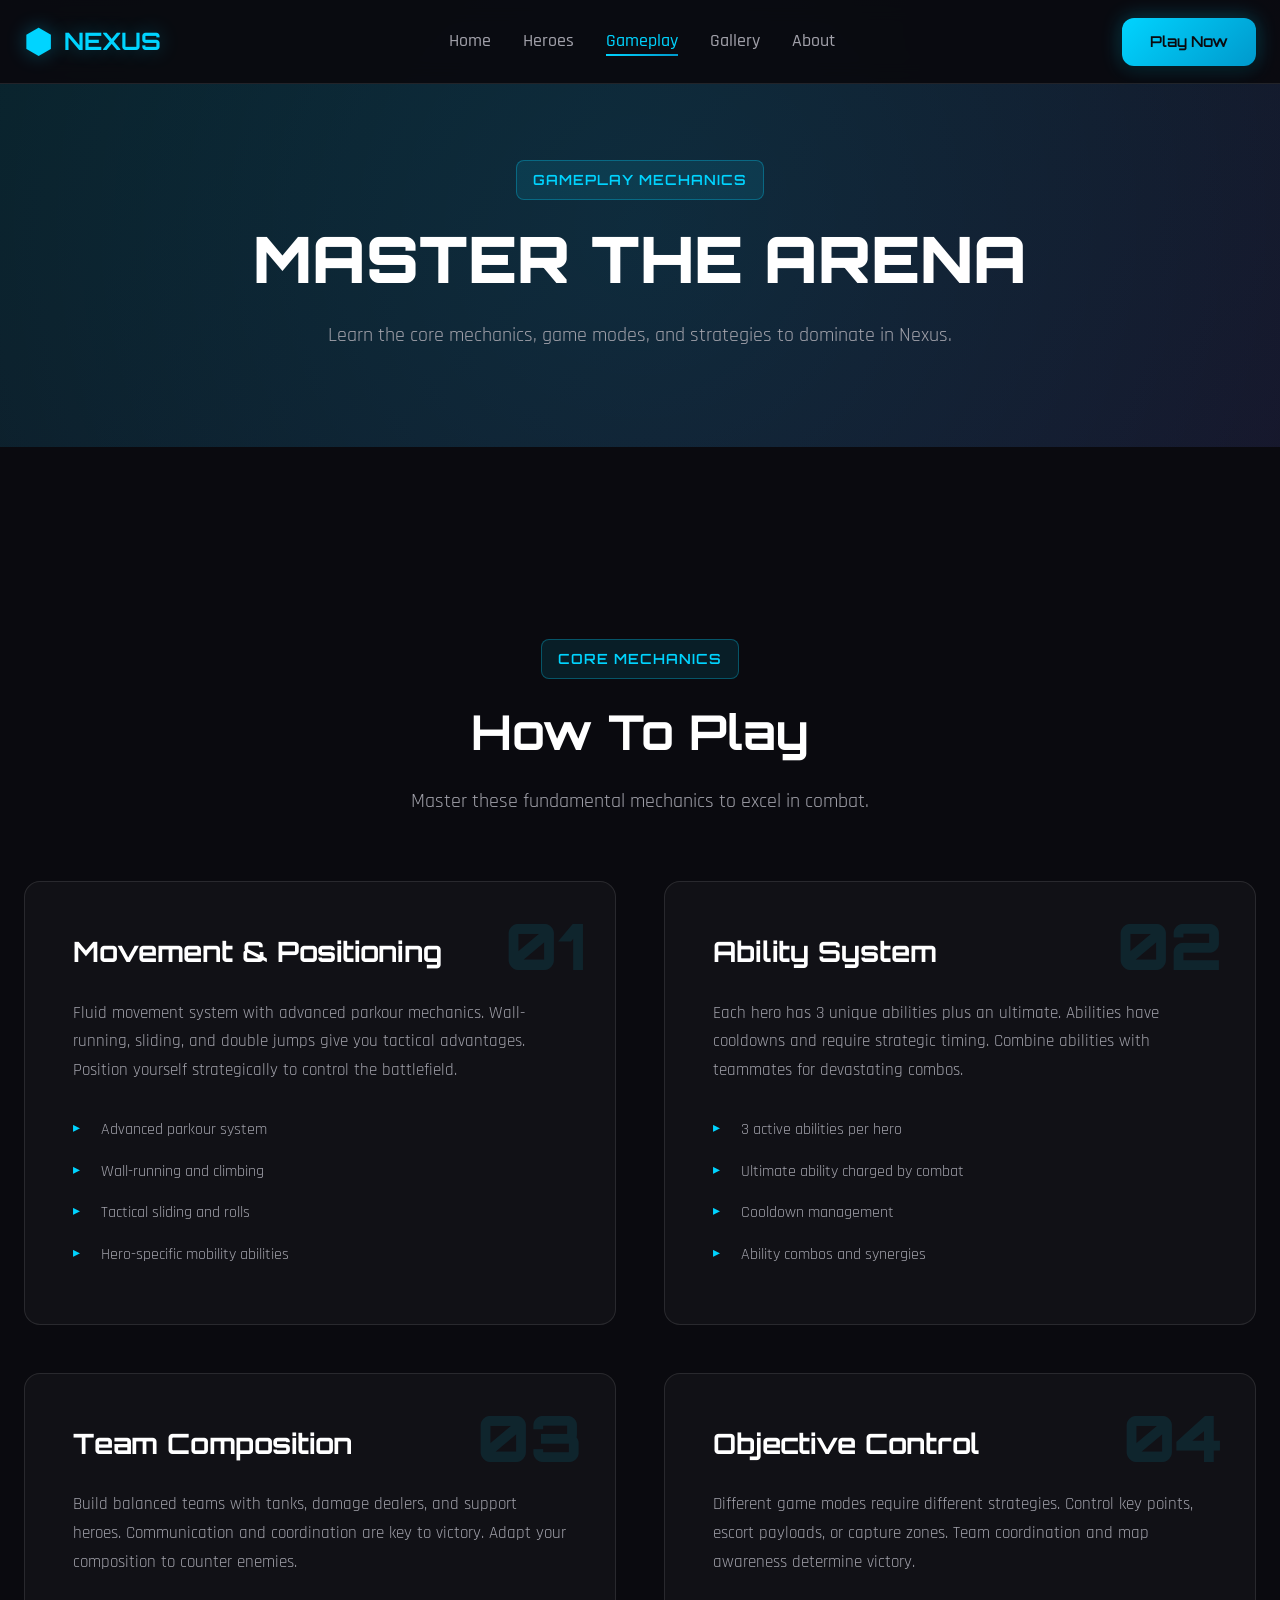
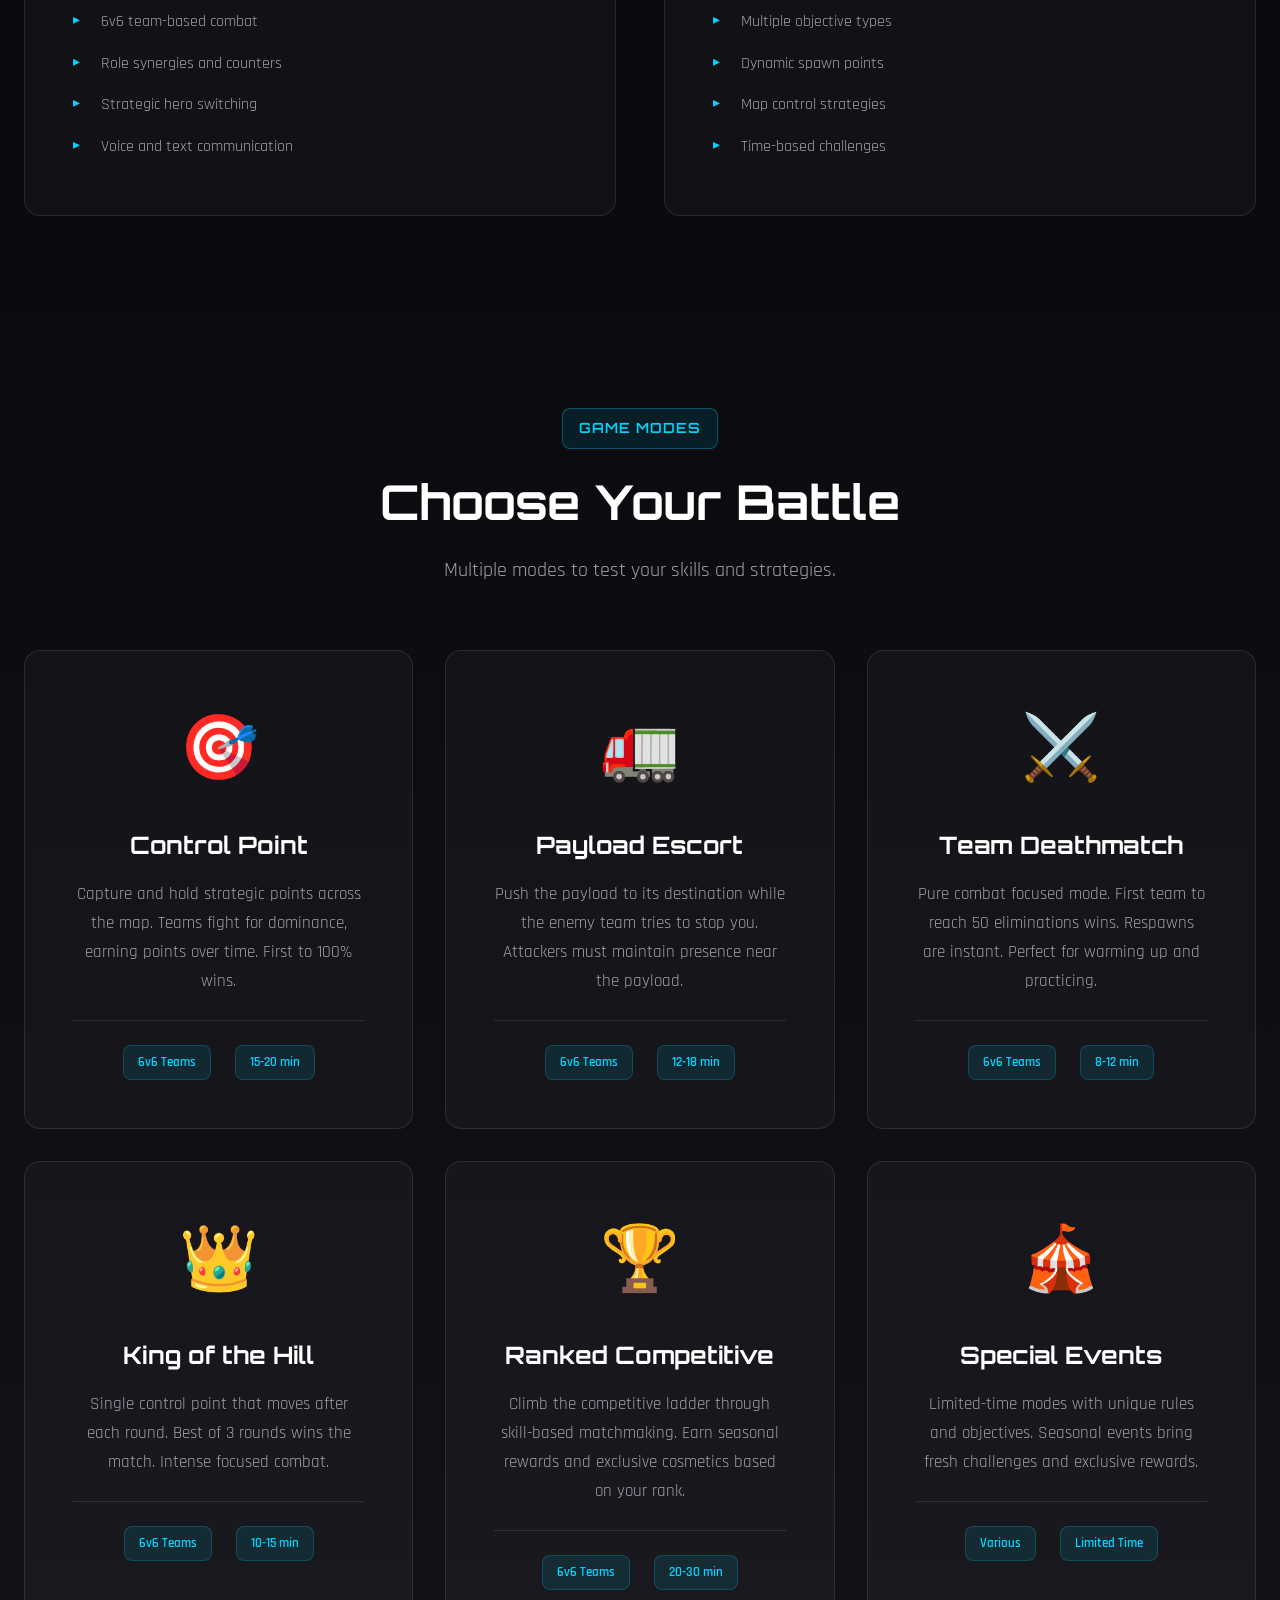
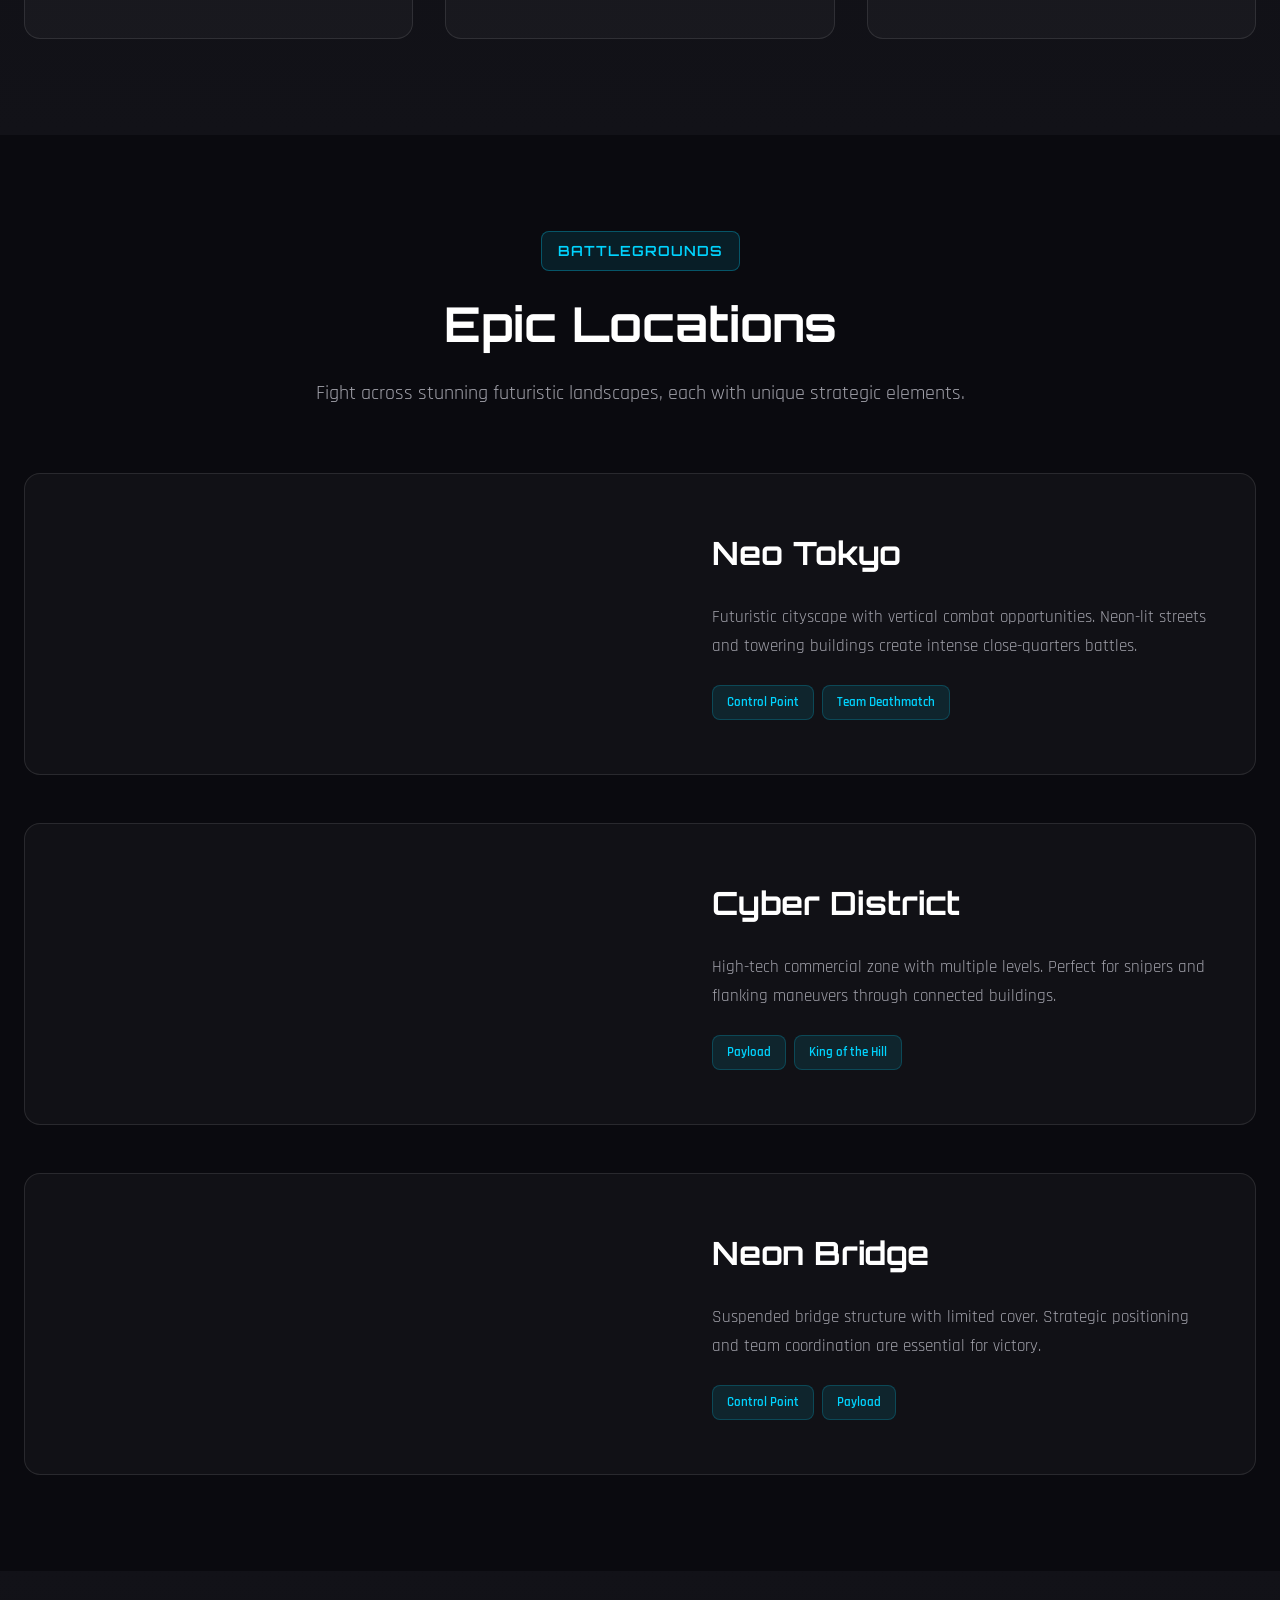
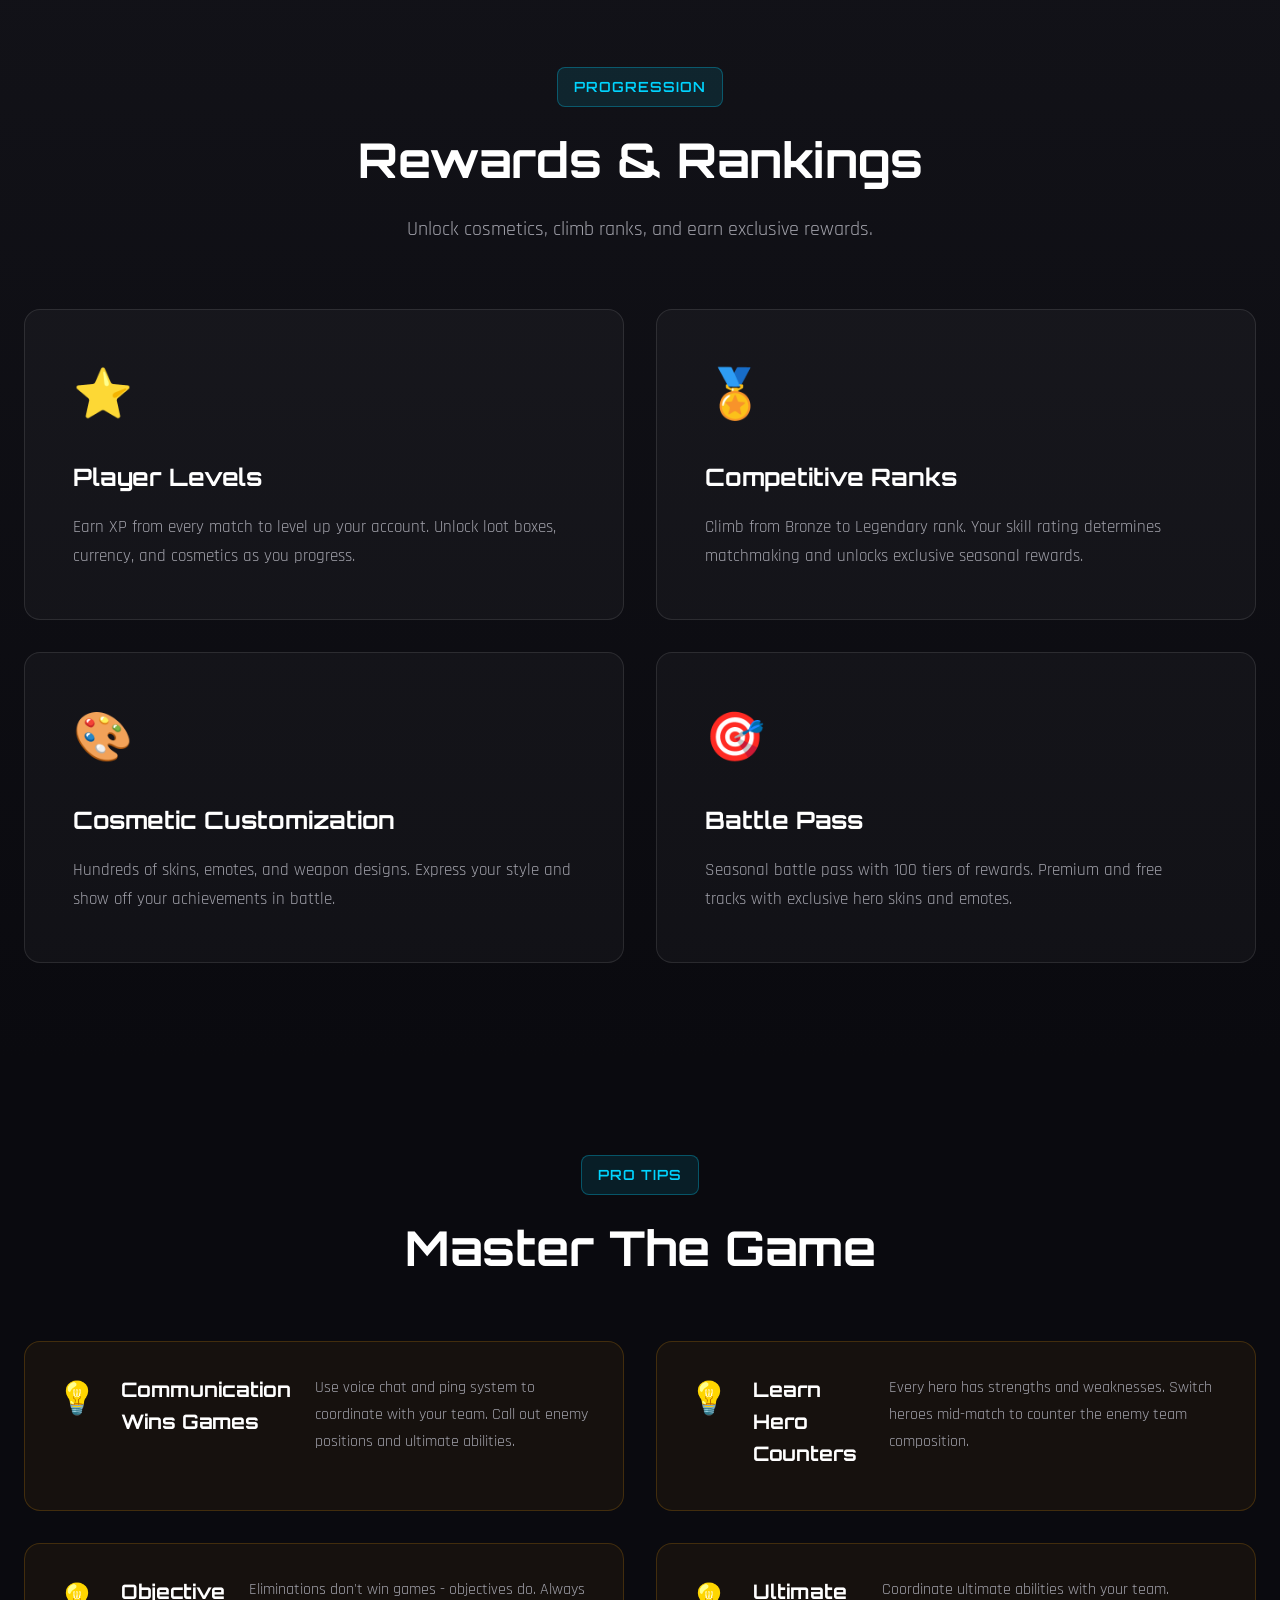
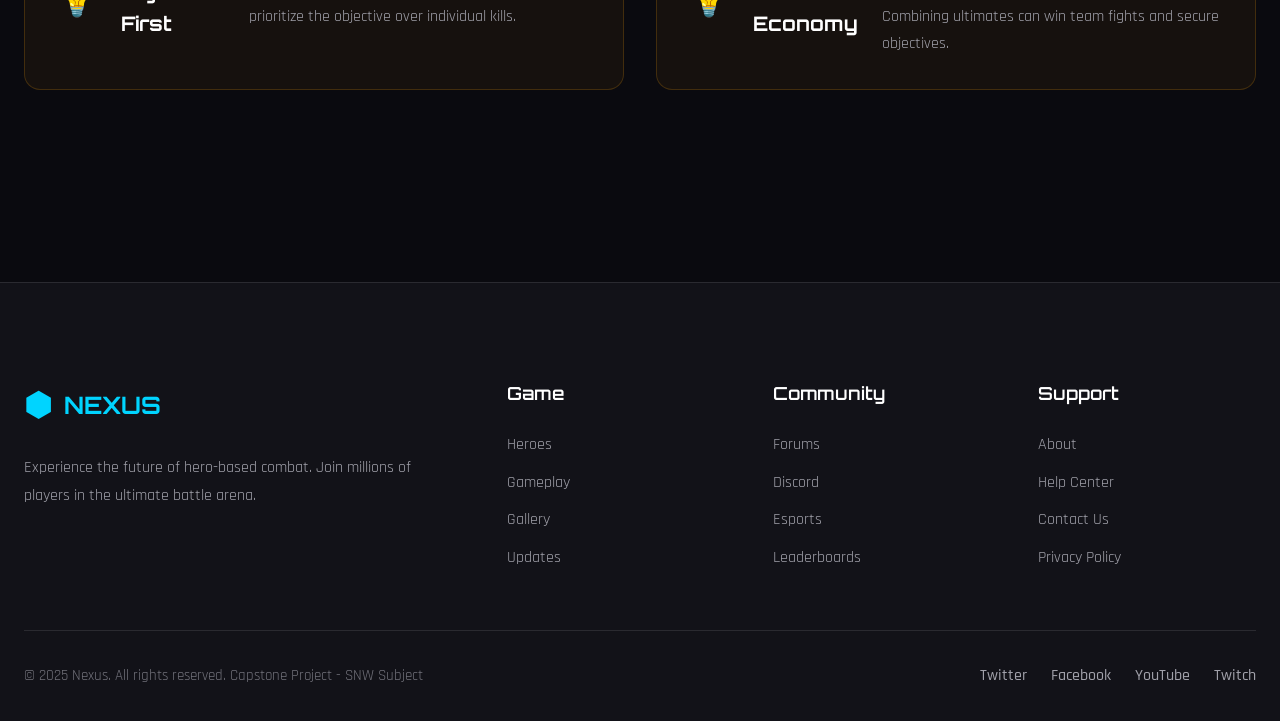
<file: frontend/gameplay.html>
<!DOCTYPE html>
<html lang="en">

    <head>
        <meta charset="UTF-8">
        <meta name="viewport" content="width=device-width, initial-scale=1.0">
        <title>Gameplay - Nexus | Master The Arena</title>
        <link rel="stylesheet" href="styles/main.css">
        <link rel="stylesheet" href="styles/gameplay.css">
        <link
            href="https://fonts.googleapis.com/css2?family=Orbitron:wght@400;500;700;900&family=Rajdhani:wght@300;400;500;600;700&display=swap"
            rel="stylesheet">
    </head>

    <body>
        <!-- Navigation -->
        <nav class="navbar">
            <div class="nav-container">
                <div class="logo">
                    <span class="logo-icon">⬢</span>
                    <span class="logo-text">NEXUS</span>
                </div>
                <ul class="nav-menu">
                    <li><a href="index.html">Home</a></li>
                    <li><a href="heroes.html">Heroes</a></li>
                    <li><a href="gameplay.html" class="active">Gameplay</a></li>
                    <li><a href="gallery.html">Gallery</a></li>
                    <li><a href="about.html">About</a></li>
                </ul>
                <a href="#download" class="btn-primary">Play Now</a>
            </div>
        </nav>

        <!-- Page Header -->
        <section class="page-header">
            <div class="page-header-background"></div>
            <div class="container">
                <span class="page-badge">Gameplay Mechanics</span>
                <h1 class="page-title">Master The Arena</h1>
                <p class="page-subtitle">Learn the core mechanics, game modes, and strategies to dominate in Nexus.</p>
            </div>
        </section>

        <!-- Core Mechanics -->
        <section class="mechanics-section">
            <div class="container">
                <div class="section-header">
                    <span class="section-badge">Core Mechanics</span>
                    <h2 class="section-title">How To Play</h2>
                    <p class="section-subtitle">Master these fundamental mechanics to excel in combat.</p>
                </div>
                <div class="mechanics-grid">
                    <div class="mechanic-card">
                        <div class="mechanic-number">01</div>
                        <h3 class="mechanic-title">Movement & Positioning</h3>
                        <p class="mechanic-description">Fluid movement system with advanced parkour mechanics.
                            Wall-running, sliding, and double jumps give you tactical advantages. Position yourself
                            strategically to control the battlefield.</p>
                        <ul class="mechanic-list">
                            <li>Advanced parkour system</li>
                            <li>Wall-running and climbing</li>
                            <li>Tactical sliding and rolls</li>
                            <li>Hero-specific mobility abilities</li>
                        </ul>
                    </div>
                    <div class="mechanic-card">
                        <div class="mechanic-number">02</div>
                        <h3 class="mechanic-title">Ability System</h3>
                        <p class="mechanic-description">Each hero has 3 unique abilities plus an ultimate. Abilities
                            have cooldowns and require strategic timing. Combine abilities with teammates for
                            devastating combos.</p>
                        <ul class="mechanic-list">
                            <li>3 active abilities per hero</li>
                            <li>Ultimate ability charged by combat</li>
                            <li>Cooldown management</li>
                            <li>Ability combos and synergies</li>
                        </ul>
                    </div>
                    <div class="mechanic-card">
                        <div class="mechanic-number">03</div>
                        <h3 class="mechanic-title">Team Composition</h3>
                        <p class="mechanic-description">Build balanced teams with tanks, damage dealers, and support
                            heroes. Communication and coordination are key to victory. Adapt your composition to counter
                            enemies.</p>
                        <ul class="mechanic-list">
                            <li>6v6 team-based combat</li>
                            <li>Role synergies and counters</li>
                            <li>Strategic hero switching</li>
                            <li>Voice and text communication</li>
                        </ul>
                    </div>
                    <div class="mechanic-card">
                        <div class="mechanic-number">04</div>
                        <h3 class="mechanic-title">Objective Control</h3>
                        <p class="mechanic-description">Different game modes require different strategies. Control key
                            points, escort payloads, or capture zones. Team coordination and map awareness determine
                            victory.</p>
                        <ul class="mechanic-list">
                            <li>Multiple objective types</li>
                            <li>Dynamic spawn points</li>
                            <li>Map control strategies</li>
                            <li>Time-based challenges</li>
                        </ul>
                    </div>
                </div>
            </div>
        </section>

        <!-- Game Modes -->
        <section class="game-modes-section">
            <div class="container">
                <div class="section-header">
                    <span class="section-badge">Game Modes</span>
                    <h2 class="section-title">Choose Your Battle</h2>
                    <p class="section-subtitle">Multiple modes to test your skills and strategies.</p>
                </div>
                <div class="modes-grid">
                    <div class="mode-card">
                        <div class="mode-icon">🎯</div>
                        <h3 class="mode-title">Control Point</h3>
                        <p class="mode-description">Capture and hold strategic points across the map. Teams fight for
                            dominance, earning points over time. First to 100% wins.</p>
                        <div class="mode-details">
                            <span class="mode-detail">6v6 Teams</span>
                            <span class="mode-detail">15-20 min</span>
                        </div>
                    </div>
                    <div class="mode-card">
                        <div class="mode-icon">🚛</div>
                        <h3 class="mode-title">Payload Escort</h3>
                        <p class="mode-description">Push the payload to its destination while the enemy team tries to
                            stop you. Attackers must maintain presence near the payload.</p>
                        <div class="mode-details">
                            <span class="mode-detail">6v6 Teams</span>
                            <span class="mode-detail">12-18 min</span>
                        </div>
                    </div>
                    <div class="mode-card">
                        <div class="mode-icon">⚔️</div>
                        <h3 class="mode-title">Team Deathmatch</h3>
                        <p class="mode-description">Pure combat focused mode. First team to reach 50 eliminations wins.
                            Respawns are instant. Perfect for warming up and practicing.</p>
                        <div class="mode-details">
                            <span class="mode-detail">6v6 Teams</span>
                            <span class="mode-detail">8-12 min</span>
                        </div>
                    </div>
                    <div class="mode-card">
                        <div class="mode-icon">👑</div>
                        <h3 class="mode-title">King of the Hill</h3>
                        <p class="mode-description">Single control point that moves after each round. Best of 3 rounds
                            wins the match. Intense focused combat.</p>
                        <div class="mode-details">
                            <span class="mode-detail">6v6 Teams</span>
                            <span class="mode-detail">10-15 min</span>
                        </div>
                    </div>
                    <div class="mode-card">
                        <div class="mode-icon">🏆</div>
                        <h3 class="mode-title">Ranked Competitive</h3>
                        <p class="mode-description">Climb the competitive ladder through skill-based matchmaking. Earn
                            seasonal rewards and exclusive cosmetics based on your rank.</p>
                        <div class="mode-details">
                            <span class="mode-detail">6v6 Teams</span>
                            <span class="mode-detail">20-30 min</span>
                        </div>
                    </div>
                    <div class="mode-card">
                        <div class="mode-icon">🎪</div>
                        <h3 class="mode-title">Special Events</h3>
                        <p class="mode-description">Limited-time modes with unique rules and objectives. Seasonal events
                            bring fresh challenges and exclusive rewards.</p>
                        <div class="mode-details">
                            <span class="mode-detail">Various</span>
                            <span class="mode-detail">Limited Time</span>
                        </div>
                    </div>
                </div>
            </div>
        </section>

        <!-- Maps Section -->
        <section class="maps-section">
            <div class="container">
                <div class="section-header">
                    <span class="section-badge">Battlegrounds</span>
                    <h2 class="section-title">Epic Locations</h2>
                    <p class="section-subtitle">Fight across stunning futuristic landscapes, each with unique strategic
                        elements.</p>
                </div>
                <div class="maps-showcase">
                    <div class="map-card">
                        <div class="map-image"
                            style="background-image: url('https://images.unsplash.com/photo-1743177901100-07c27ac2da59');">
                        </div>
                        <div class="map-info">
                            <h3 class="map-name">Neo Tokyo</h3>
                            <p class="map-description">Futuristic cityscape with vertical combat opportunities. Neon-lit
                                streets and towering buildings create intense close-quarters battles.</p>
                            <div class="map-modes">
                                <span class="map-mode">Control Point</span>
                                <span class="map-mode">Team Deathmatch</span>
                            </div>
                        </div>
                    </div>
                    <div class="map-card">
                        <div class="map-image"
                            style="background-image: url('https://images.unsplash.com/photo-1756037020602-0853d1d0e62d');">
                        </div>
                        <div class="map-info">
                            <h3 class="map-name">Cyber District</h3>
                            <p class="map-description">High-tech commercial zone with multiple levels. Perfect for
                                snipers and flanking maneuvers through connected buildings.</p>
                            <div class="map-modes">
                                <span class="map-mode">Payload</span>
                                <span class="map-mode">King of the Hill</span>
                            </div>
                        </div>
                    </div>
                    <div class="map-card">
                        <div class="map-image"
                            style="background-image: url('https://images.unsplash.com/photo-1549341416-ab89eb871aa1');">
                        </div>
                        <div class="map-info">
                            <h3 class="map-name">Neon Bridge</h3>
                            <p class="map-description">Suspended bridge structure with limited cover. Strategic
                                positioning and team coordination are essential for victory.</p>
                            <div class="map-modes">
                                <span class="map-mode">Control Point</span>
                                <span class="map-mode">Payload</span>
                            </div>
                        </div>
                    </div>
                </div>
            </div>
        </section>

        <!-- Progression System -->
        <section class="progression-section">
            <div class="container">
                <div class="section-header">
                    <span class="section-badge">Progression</span>
                    <h2 class="section-title">Rewards & Rankings</h2>
                    <p class="section-subtitle">Unlock cosmetics, climb ranks, and earn exclusive rewards.</p>
                </div>
                <div class="progression-grid">
                    <div class="progression-card">
                        <div class="progression-icon">⭐</div>
                        <h3 class="progression-title">Player Levels</h3>
                        <p class="progression-description">Earn XP from every match to level up your account. Unlock
                            loot boxes, currency, and cosmetics as you progress.</p>
                    </div>
                    <div class="progression-card">
                        <div class="progression-icon">🏅</div>
                        <h3 class="progression-title">Competitive Ranks</h3>
                        <p class="progression-description">Climb from Bronze to Legendary rank. Your skill rating
                            determines matchmaking and unlocks exclusive seasonal rewards.</p>
                    </div>
                    <div class="progression-card">
                        <div class="progression-icon">🎨</div>
                        <h3 class="progression-title">Cosmetic Customization</h3>
                        <p class="progression-description">Hundreds of skins, emotes, and weapon designs. Express your
                            style and show off your achievements in battle.</p>
                    </div>
                    <div class="progression-card">
                        <div class="progression-icon">🎯</div>
                        <h3 class="progression-title">Battle Pass</h3>
                        <p class="progression-description">Seasonal battle pass with 100 tiers of rewards. Premium and
                            free tracks with exclusive hero skins and emotes.</p>
                    </div>
                </div>
            </div>
        </section>

        <!-- Tips Section -->
        <section class="tips-section">
            <div class="container">
                <div class="section-header">
                    <span class="section-badge">Pro Tips</span>
                    <h2 class="section-title">Master The Game</h2>
                </div>
                <div class="tips-grid">
                    <div class="tip-card">
                        <div class="tip-number">💡</div>
                        <h3 class="tip-title">Communication Wins Games</h3>
                        <p class="tip-description">Use voice chat and ping system to coordinate with your team. Call out
                            enemy positions and ultimate abilities.</p>
                    </div>
                    <div class="tip-card">
                        <div class="tip-number">💡</div>
                        <h3 class="tip-title">Learn Hero Counters</h3>
                        <p class="tip-description">Every hero has strengths and weaknesses. Switch heroes mid-match to
                            counter the enemy team composition.</p>
                    </div>
                    <div class="tip-card">
                        <div class="tip-number">💡</div>
                        <h3 class="tip-title">Objective First</h3>
                        <p class="tip-description">Eliminations don't win games - objectives do. Always prioritize the
                            objective over individual kills.</p>
                    </div>
                    <div class="tip-card">
                        <div class="tip-number">💡</div>
                        <h3 class="tip-title">Ultimate Economy</h3>
                        <p class="tip-description">Coordinate ultimate abilities with your team. Combining ultimates can
                            win team fights and secure objectives.</p>
                    </div>
                </div>
            </div>
        </section>

        <!-- Footer -->
        <footer class="footer">
            <div class="container">
                <div class="footer-top">
                    <div class="footer-section">
                        <div class="footer-logo">
                            <span class="logo-icon">⬢</span>
                            <span class="logo-text">NEXUS</span>
                        </div>
                        <p class="footer-desc">Experience the future of hero-based combat. Join millions of players in
                            the ultimate battle arena.</p>
                    </div>
                    <div class="footer-section">
                        <h4 class="footer-heading">Game</h4>
                        <ul class="footer-links">
                            <li><a href="heroes.html">Heroes</a></li>
                            <li><a href="gameplay.html">Gameplay</a></li>
                            <li><a href="gallery.html">Gallery</a></li>
                            <li><a href="#">Updates</a></li>
                        </ul>
                    </div>
                    <div class="footer-section">
                        <h4 class="footer-heading">Community</h4>
                        <ul class="footer-links">
                            <li><a href="#">Forums</a></li>
                            <li><a href="#">Discord</a></li>
                            <li><a href="#">Esports</a></li>
                            <li><a href="#">Leaderboards</a></li>
                        </ul>
                    </div>
                    <div class="footer-section">
                        <h4 class="footer-heading">Support</h4>
                        <ul class="footer-links">
                            <li><a href="about.html">About</a></li>
                            <li><a href="#">Help Center</a></li>
                            <li><a href="#">Contact Us</a></li>
                            <li><a href="#">Privacy Policy</a></li>
                        </ul>
                    </div>
                </div>
                <div class="footer-bottom">
                    <p class="footer-copyright">&copy; 2025 Nexus. All rights reserved. Capstone Project - SNW Subject
                    </p>
                    <div class="footer-social">
                        <a href="#" class="social-link">Twitter</a>
                        <a href="#" class="social-link">Facebook</a>
                        <a href="#" class="social-link">YouTube</a>
                        <a href="#" class="social-link">Twitch</a>
                    </div>
                </div>
            </div>
        </footer>
    </body>

</html>
</file>
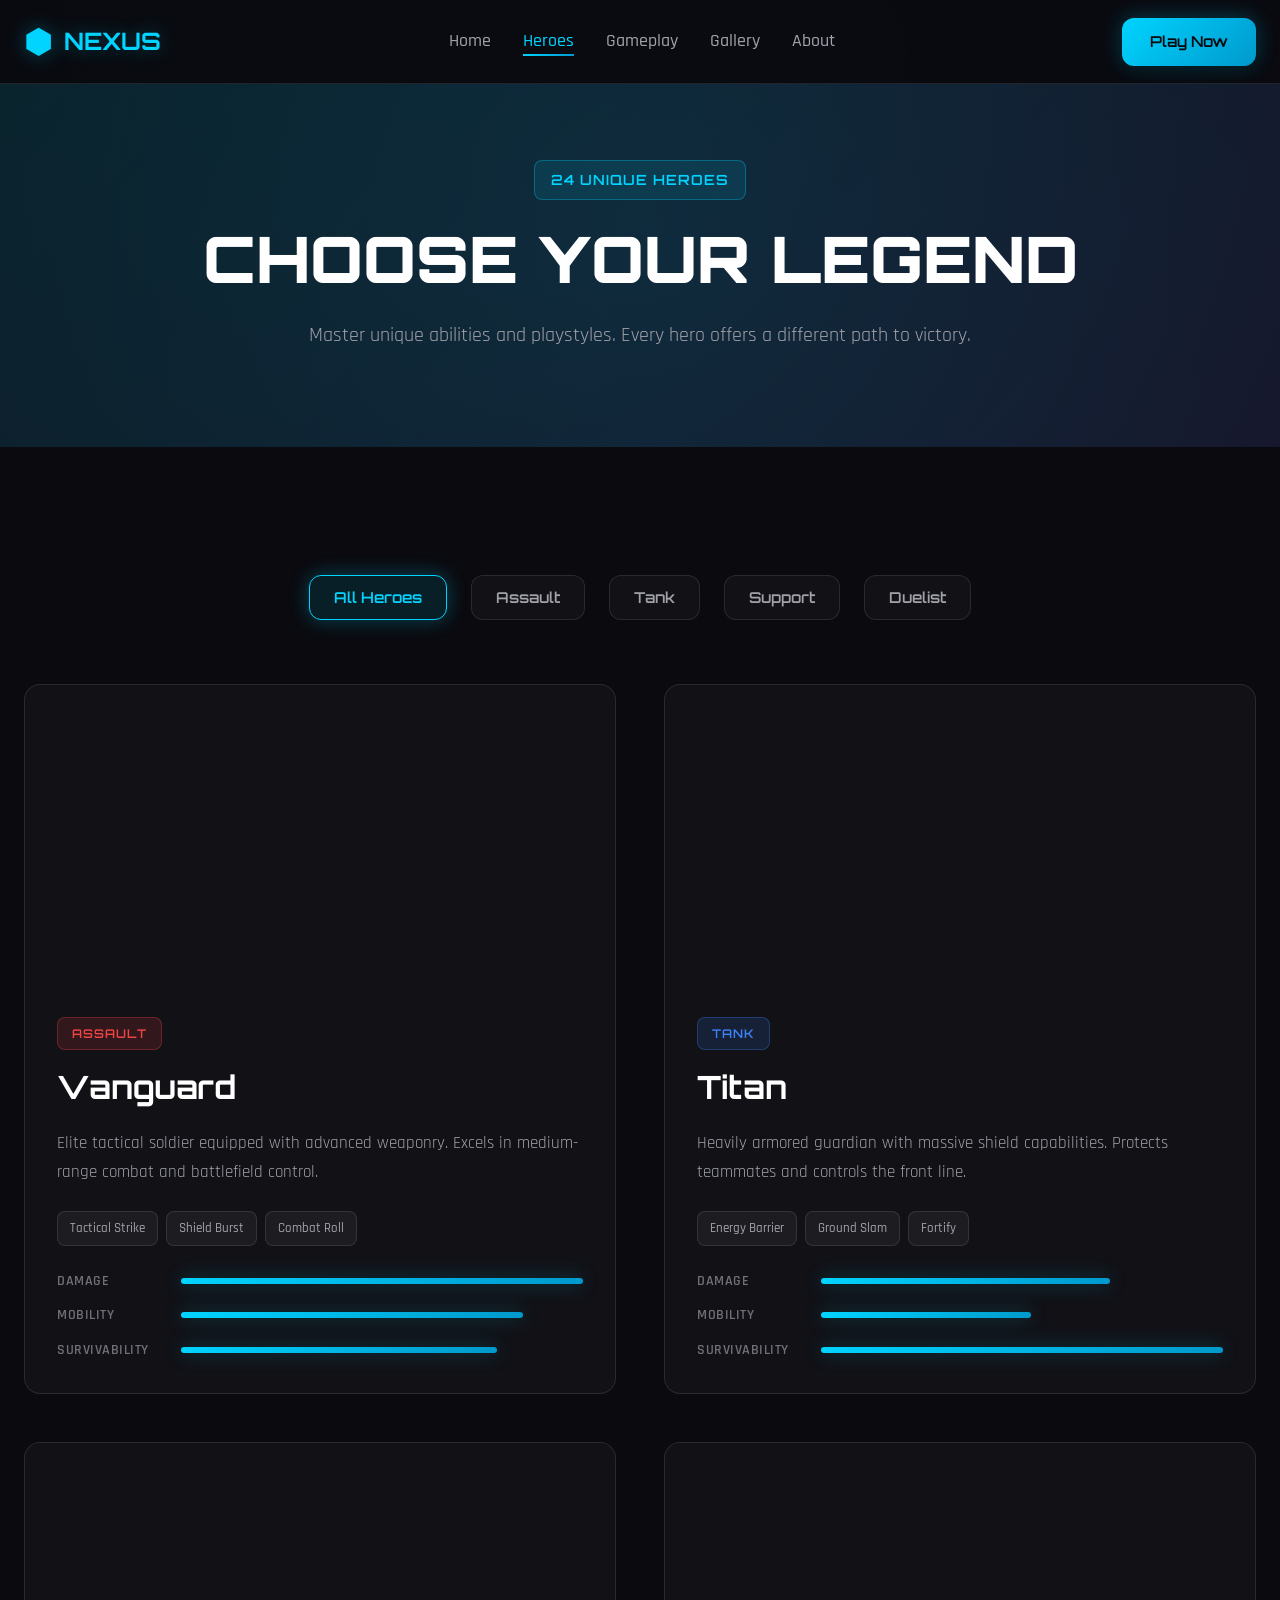
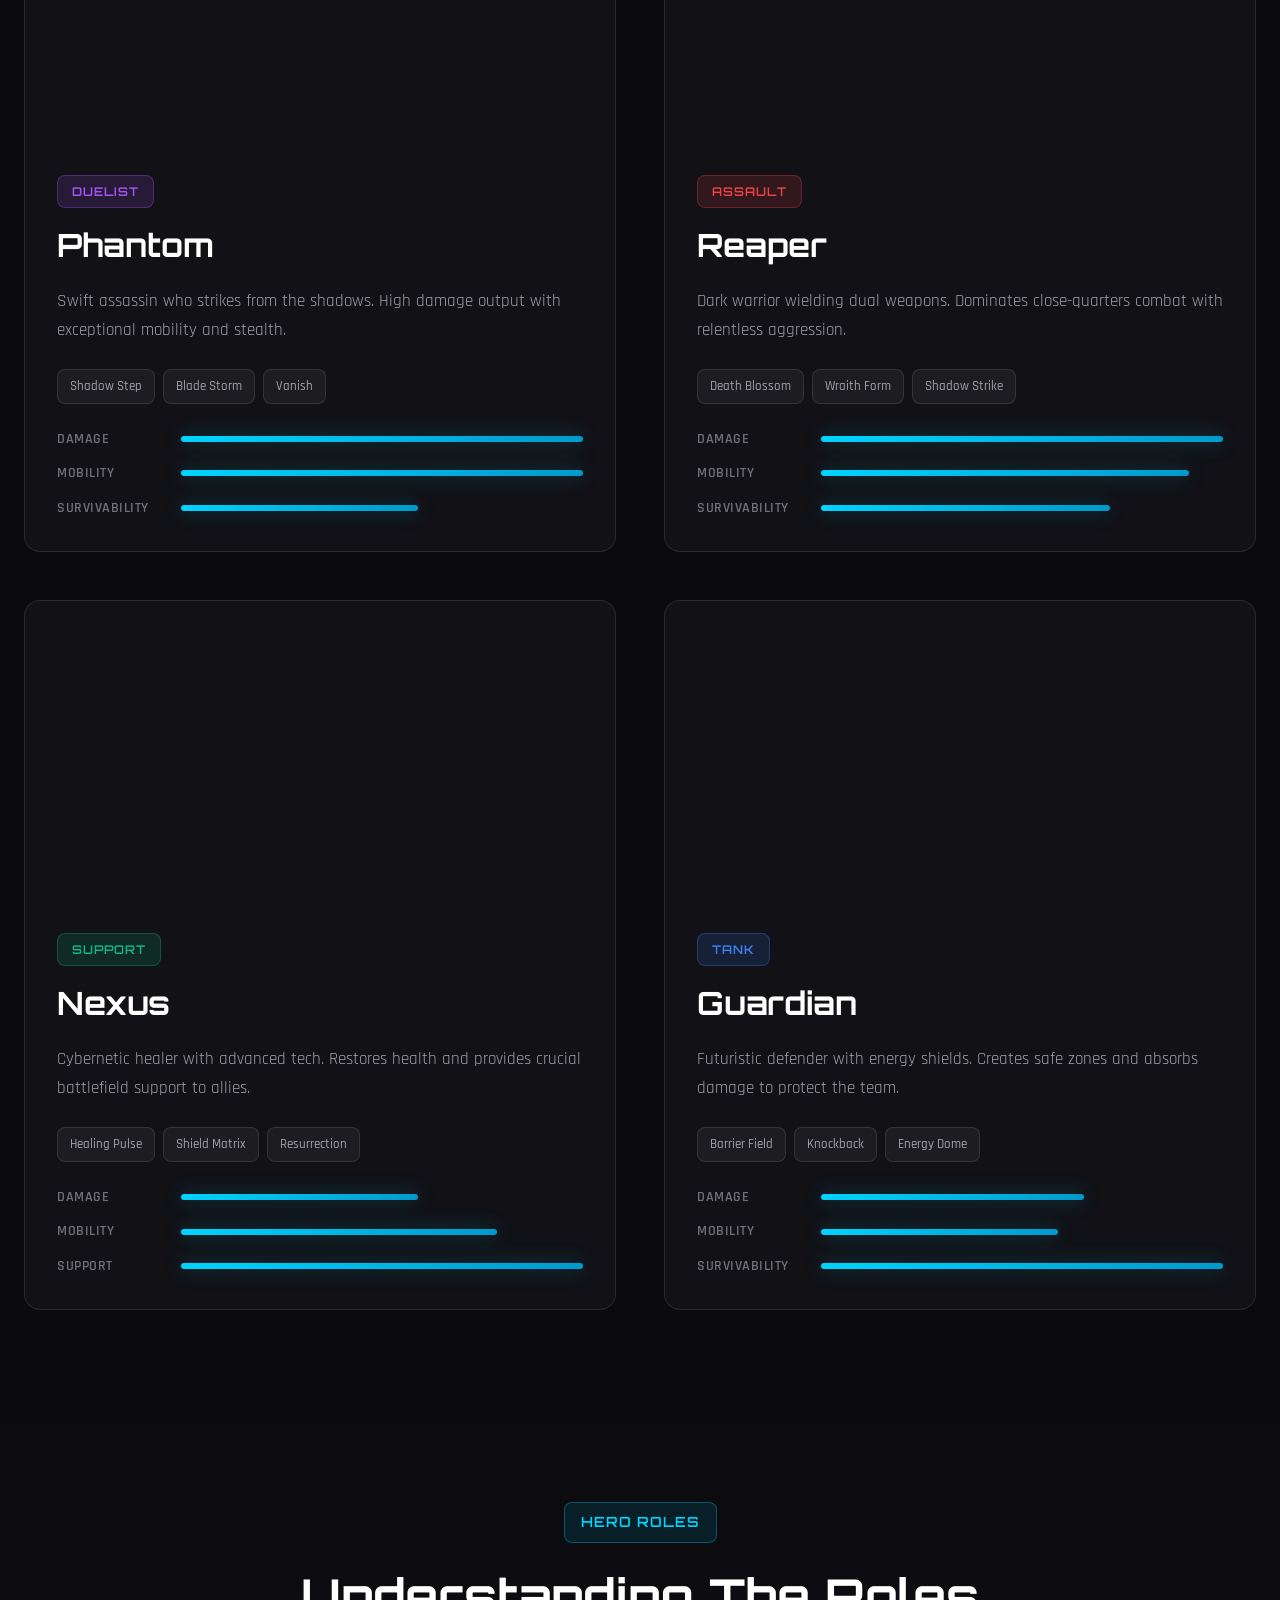
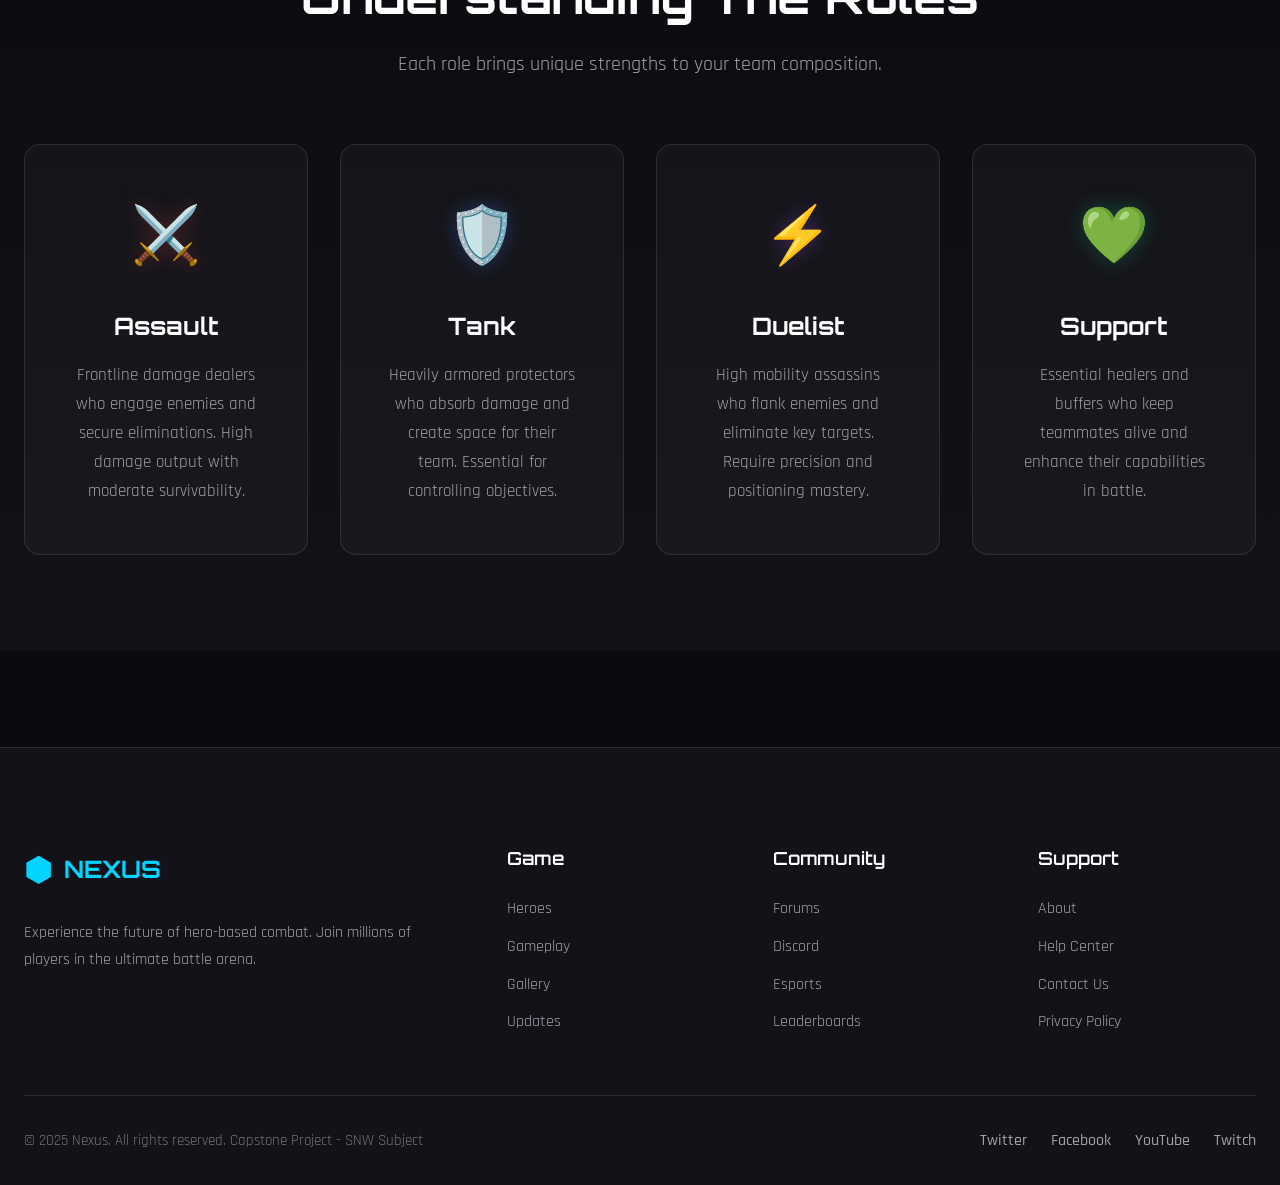
<file: frontend/heroes.html>
<!DOCTYPE html>
<html lang="en">

    <head>
        <meta charset="UTF-8">
        <meta name="viewport" content="width=device-width, initial-scale=1.0">
        <title>Heroes - Nexus | Choose Your Legend</title>
        <link rel="stylesheet" href="styles/main.css">
        <link rel="stylesheet" href="styles/heroes.css">
        <link
            href="https://fonts.googleapis.com/css2?family=Orbitron:wght@400;500;700;900&family=Rajdhani:wght@300;400;500;600;700&display=swap"
            rel="stylesheet">
    </head>

    <body>
        <!-- Navigation -->
        <nav class="navbar">
            <div class="nav-container">
                <div class="logo">
                    <span class="logo-icon">⬢</span>
                    <span class="logo-text">NEXUS</span>
                </div>
                <ul class="nav-menu">
                    <li><a href="index.html">Home</a></li>
                    <li><a href="heroes.html" class="active">Heroes</a></li>
                    <li><a href="gameplay.html">Gameplay</a></li>
                    <li><a href="gallery.html">Gallery</a></li>
                    <li><a href="about.html">About</a></li>
                </ul>
                <a href="#download" class="btn-primary">Play Now</a>
            </div>
        </nav>

        <!-- Page Header -->
        <section class="page-header">
            <div class="page-header-background"></div>
            <div class="container">
                <span class="page-badge">24 Unique Heroes</span>
                <h1 class="page-title">Choose Your Legend</h1>
                <p class="page-subtitle">Master unique abilities and playstyles. Every hero offers a different path to
                    victory.</p>
            </div>
        </section>

        <!-- Hero Filters -->
        <section class="hero-filters">
            <div class="container">
                <div class="filter-buttons">
                    <button class="filter-btn active">All Heroes</button>
                    <button class="filter-btn">Assault</button>
                    <button class="filter-btn">Tank</button>
                    <button class="filter-btn">Support</button>
                    <button class="filter-btn">Duelist</button>
                </div>
            </div>
        </section>

        <!-- Heroes Grid -->
        <section class="heroes-section">
            <div class="container">
                <div class="heroes-grid">
                    <!-- Hero Card 1 -->
                    <div class="hero-card">
                        <div class="hero-card-image"
                            style="background-image: url('https://images.unsplash.com/photo-1759701547646-acb29362adf6');">
                        </div>
                        <div class="hero-card-content">
                            <div class="hero-card-role assault">Assault</div>
                            <h3 class="hero-card-name">Vanguard</h3>
                            <p class="hero-card-description">Elite tactical soldier equipped with advanced weaponry.
                                Excels in medium-range combat and battlefield control.</p>
                            <div class="hero-card-abilities">
                                <div class="ability-tag">Tactical Strike</div>
                                <div class="ability-tag">Shield Burst</div>
                                <div class="ability-tag">Combat Roll</div>
                            </div>
                            <div class="hero-card-stats">
                                <div class="stat-bar">
                                    <span class="stat-label">Damage</span>
                                    <div class="stat-fill" style="width: 85%;"></div>
                                </div>
                                <div class="stat-bar">
                                    <span class="stat-label">Mobility</span>
                                    <div class="stat-fill" style="width: 65%;"></div>
                                </div>
                                <div class="stat-bar">
                                    <span class="stat-label">Survivability</span>
                                    <div class="stat-fill" style="width: 60%;"></div>
                                </div>
                            </div>
                        </div>
                    </div>

                    <!-- Hero Card 2 -->
                    <div class="hero-card">
                        <div class="hero-card-image"
                            style="background-image: url('https://images.unsplash.com/photo-1656381620321-bddff61435c3');">
                        </div>
                        <div class="hero-card-content">
                            <div class="hero-card-role tank">Tank</div>
                            <h3 class="hero-card-name">Titan</h3>
                            <p class="hero-card-description">Heavily armored guardian with massive shield capabilities.
                                Protects teammates and controls the front line.</p>
                            <div class="hero-card-abilities">
                                <div class="ability-tag">Energy Barrier</div>
                                <div class="ability-tag">Ground Slam</div>
                                <div class="ability-tag">Fortify</div>
                            </div>
                            <div class="hero-card-stats">
                                <div class="stat-bar">
                                    <span class="stat-label">Damage</span>
                                    <div class="stat-fill" style="width: 55%;"></div>
                                </div>
                                <div class="stat-bar">
                                    <span class="stat-label">Mobility</span>
                                    <div class="stat-fill" style="width: 40%;"></div>
                                </div>
                                <div class="stat-bar">
                                    <span class="stat-label">Survivability</span>
                                    <div class="stat-fill" style="width: 95%;"></div>
                                </div>
                            </div>
                        </div>
                    </div>

                    <!-- Hero Card 3 -->
                    <div class="hero-card">
                        <div class="hero-card-image"
                            style="background-image: url('https://images.unsplash.com/photo-1645251024808-b7928e268834');">
                        </div>
                        <div class="hero-card-content">
                            <div class="hero-card-role duelist">Duelist</div>
                            <h3 class="hero-card-name">Phantom</h3>
                            <p class="hero-card-description">Swift assassin who strikes from the shadows. High damage
                                output with exceptional mobility and stealth.</p>
                            <div class="hero-card-abilities">
                                <div class="ability-tag">Shadow Step</div>
                                <div class="ability-tag">Blade Storm</div>
                                <div class="ability-tag">Vanish</div>
                            </div>
                            <div class="hero-card-stats">
                                <div class="stat-bar">
                                    <span class="stat-label">Damage</span>
                                    <div class="stat-fill" style="width: 90%;"></div>
                                </div>
                                <div class="stat-bar">
                                    <span class="stat-label">Mobility</span>
                                    <div class="stat-fill" style="width: 95%;"></div>
                                </div>
                                <div class="stat-bar">
                                    <span class="stat-label">Survivability</span>
                                    <div class="stat-fill" style="width: 45%;"></div>
                                </div>
                            </div>
                        </div>
                    </div>

                    <!-- Hero Card 4 -->
                    <div class="hero-card">
                        <div class="hero-card-image"
                            style="background-image: url('https://images.pexels.com/photos/23232336/pexels-photo-23232336.jpeg');">
                        </div>
                        <div class="hero-card-content">
                            <div class="hero-card-role assault">Assault</div>
                            <h3 class="hero-card-name">Reaper</h3>
                            <p class="hero-card-description">Dark warrior wielding dual weapons. Dominates
                                close-quarters combat with relentless aggression.</p>
                            <div class="hero-card-abilities">
                                <div class="ability-tag">Death Blossom</div>
                                <div class="ability-tag">Wraith Form</div>
                                <div class="ability-tag">Shadow Strike</div>
                            </div>
                            <div class="hero-card-stats">
                                <div class="stat-bar">
                                    <span class="stat-label">Damage</span>
                                    <div class="stat-fill" style="width: 88%;"></div>
                                </div>
                                <div class="stat-bar">
                                    <span class="stat-label">Mobility</span>
                                    <div class="stat-fill" style="width: 70%;"></div>
                                </div>
                                <div class="stat-bar">
                                    <span class="stat-label">Survivability</span>
                                    <div class="stat-fill" style="width: 55%;"></div>
                                </div>
                            </div>
                        </div>
                    </div>

                    <!-- Hero Card 5 -->
                    <div class="hero-card">
                        <div class="hero-card-image"
                            style="background-image: url('https://images.pexels.com/photos/4485813/pexels-photo-4485813.jpeg');">
                        </div>
                        <div class="hero-card-content">
                            <div class="hero-card-role support">Support</div>
                            <h3 class="hero-card-name">Nexus</h3>
                            <p class="hero-card-description">Cybernetic healer with advanced tech. Restores health and
                                provides crucial battlefield support to allies.</p>
                            <div class="hero-card-abilities">
                                <div class="ability-tag">Healing Pulse</div>
                                <div class="ability-tag">Shield Matrix</div>
                                <div class="ability-tag">Resurrection</div>
                            </div>
                            <div class="hero-card-stats">
                                <div class="stat-bar">
                                    <span class="stat-label">Damage</span>
                                    <div class="stat-fill" style="width: 45%;"></div>
                                </div>
                                <div class="stat-bar">
                                    <span class="stat-label">Mobility</span>
                                    <div class="stat-fill" style="width: 60%;"></div>
                                </div>
                                <div class="stat-bar">
                                    <span class="stat-label">Support</span>
                                    <div class="stat-fill" style="width: 95%;"></div>
                                </div>
                            </div>
                        </div>
                    </div>

                    <!-- Hero Card 6 -->
                    <div class="hero-card">
                        <div class="hero-card-image"
                            style="background-image: url('https://images.pexels.com/photos/8718387/pexels-photo-8718387.jpeg');">
                        </div>
                        <div class="hero-card-content">
                            <div class="hero-card-role tank">Tank</div>
                            <h3 class="hero-card-name">Guardian</h3>
                            <p class="hero-card-description">Futuristic defender with energy shields. Creates safe zones
                                and absorbs damage to protect the team.</p>
                            <div class="hero-card-abilities">
                                <div class="ability-tag">Barrier Field</div>
                                <div class="ability-tag">Knockback</div>
                                <div class="ability-tag">Energy Dome</div>
                            </div>
                            <div class="hero-card-stats">
                                <div class="stat-bar">
                                    <span class="stat-label">Damage</span>
                                    <div class="stat-fill" style="width: 50%;"></div>
                                </div>
                                <div class="stat-bar">
                                    <span class="stat-label">Mobility</span>
                                    <div class="stat-fill" style="width: 45%;"></div>
                                </div>
                                <div class="stat-bar">
                                    <span class="stat-label">Survivability</span>
                                    <div class="stat-fill" style="width: 92%;"></div>
                                </div>
                            </div>
                        </div>
                    </div>
                </div>
            </div>
        </section>

        <!-- Hero Roles Info -->
        <section class="roles-section">
            <div class="container">
                <div class="section-header">
                    <span class="section-badge">Hero Roles</span>
                    <h2 class="section-title">Understanding The Roles</h2>
                    <p class="section-subtitle">Each role brings unique strengths to your team composition.</p>
                </div>
                <div class="roles-grid">
                    <div class="role-card">
                        <div class="role-icon assault-icon">⚔️</div>
                        <h3 class="role-title">Assault</h3>
                        <p class="role-description">Frontline damage dealers who engage enemies and secure eliminations.
                            High damage output with moderate survivability.</p>
                    </div>
                    <div class="role-card">
                        <div class="role-icon tank-icon">🛡️</div>
                        <h3 class="role-title">Tank</h3>
                        <p class="role-description">Heavily armored protectors who absorb damage and create space for
                            their team. Essential for controlling objectives.</p>
                    </div>
                    <div class="role-card">
                        <div class="role-icon duelist-icon">⚡</div>
                        <h3 class="role-title">Duelist</h3>
                        <p class="role-description">High mobility assassins who flank enemies and eliminate key targets.
                            Require precision and positioning mastery.</p>
                    </div>
                    <div class="role-card">
                        <div class="role-icon support-icon">💚</div>
                        <h3 class="role-title">Support</h3>
                        <p class="role-description">Essential healers and buffers who keep teammates alive and enhance
                            their capabilities in battle.</p>
                    </div>
                </div>
            </div>
        </section>

        <!-- Footer -->
        <footer class="footer">
            <div class="container">
                <div class="footer-top">
                    <div class="footer-section">
                        <div class="footer-logo">
                            <span class="logo-icon">⬢</span>
                            <span class="logo-text">NEXUS</span>
                        </div>
                        <p class="footer-desc">Experience the future of hero-based combat. Join millions of players in
                            the ultimate battle arena.</p>
                    </div>
                    <div class="footer-section">
                        <h4 class="footer-heading">Game</h4>
                        <ul class="footer-links">
                            <li><a href="heroes.html">Heroes</a></li>
                            <li><a href="gameplay.html">Gameplay</a></li>
                            <li><a href="gallery.html">Gallery</a></li>
                            <li><a href="#">Updates</a></li>
                        </ul>
                    </div>
                    <div class="footer-section">
                        <h4 class="footer-heading">Community</h4>
                        <ul class="footer-links">
                            <li><a href="#">Forums</a></li>
                            <li><a href="#">Discord</a></li>
                            <li><a href="#">Esports</a></li>
                            <li><a href="#">Leaderboards</a></li>
                        </ul>
                    </div>
                    <div class="footer-section">
                        <h4 class="footer-heading">Support</h4>
                        <ul class="footer-links">
                            <li><a href="about.html">About</a></li>
                            <li><a href="#">Help Center</a></li>
                            <li><a href="#">Contact Us</a></li>
                            <li><a href="#">Privacy Policy</a></li>
                        </ul>
                    </div>
                </div>
                <div class="footer-bottom">
                    <p class="footer-copyright">&copy; 2025 Nexus. All rights reserved. Capstone Project - SNW Subject
                    </p>
                    <div class="footer-social">
                        <a href="#" class="social-link">Twitter</a>
                        <a href="#" class="social-link">Facebook</a>
                        <a href="#" class="social-link">YouTube</a>
                        <a href="#" class="social-link">Twitch</a>
                    </div>
                </div>
            </div>
        </footer>
    </body>

</html>
</file>
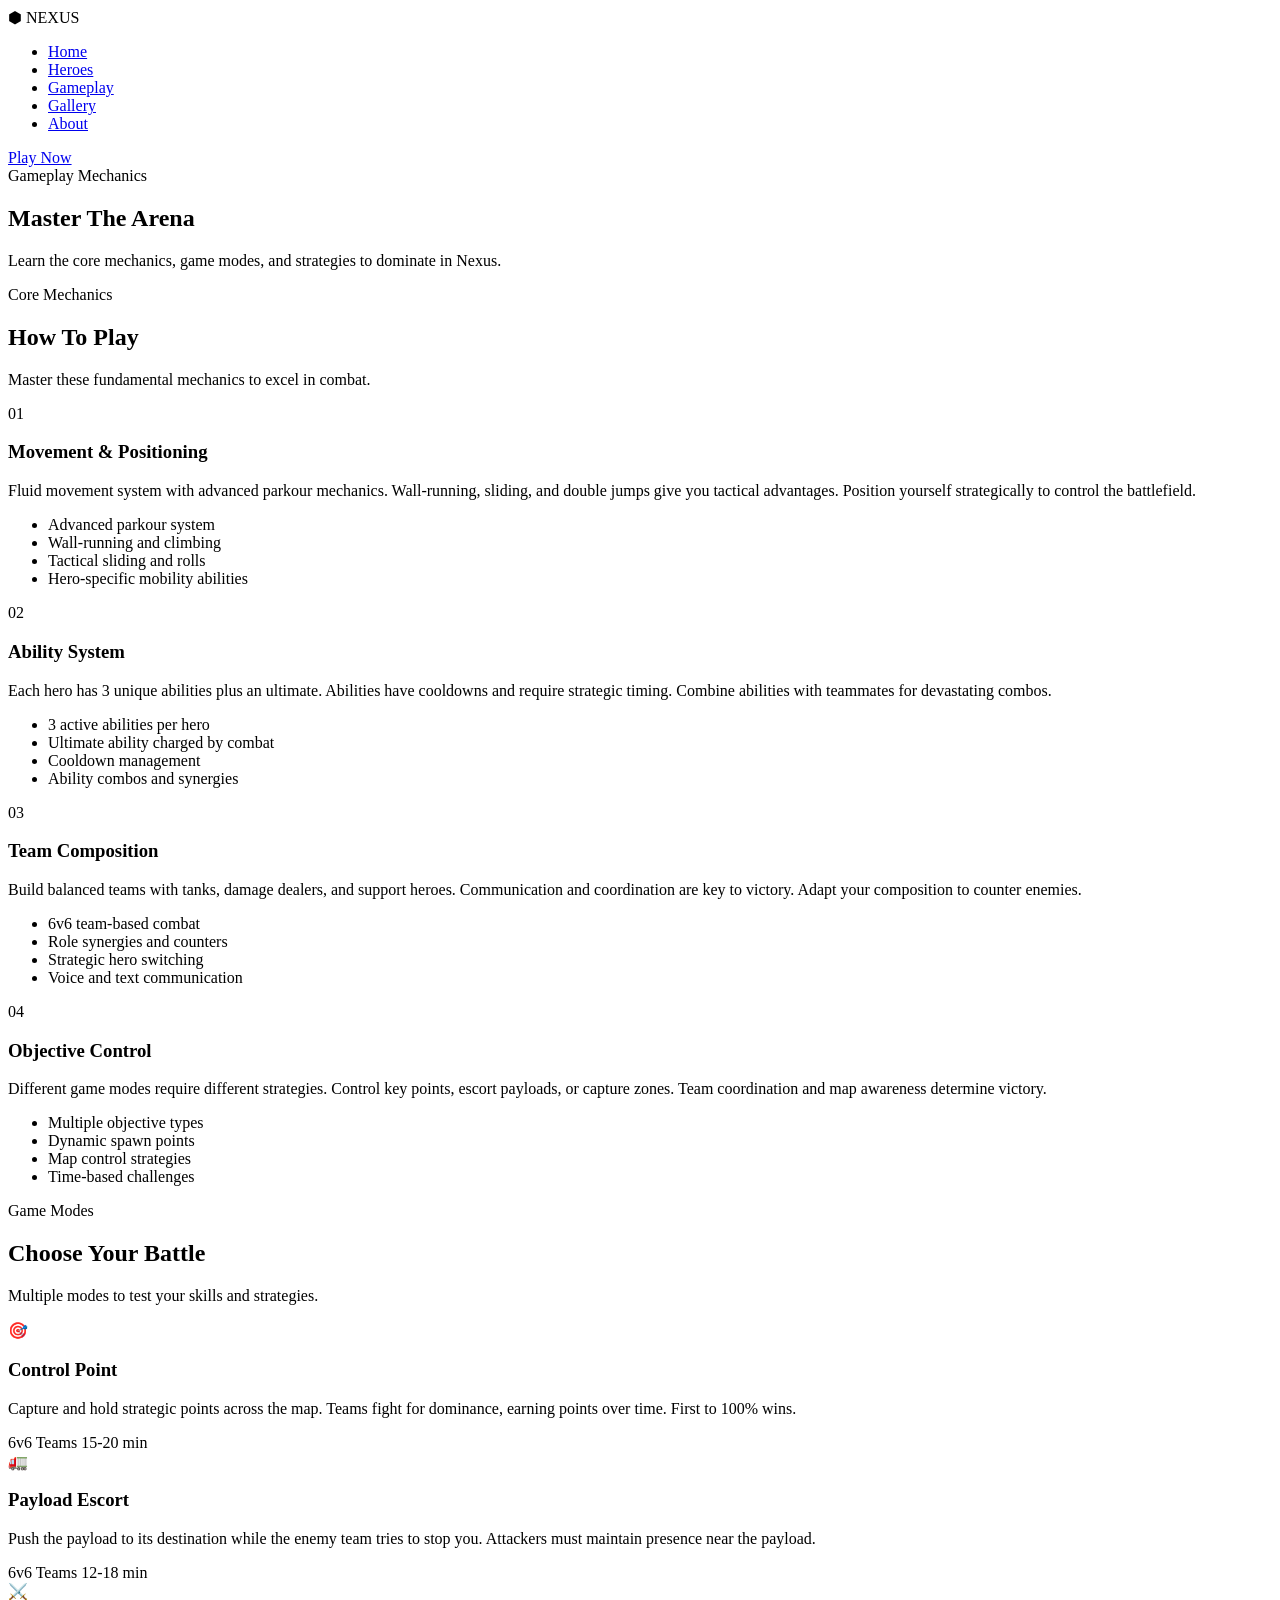
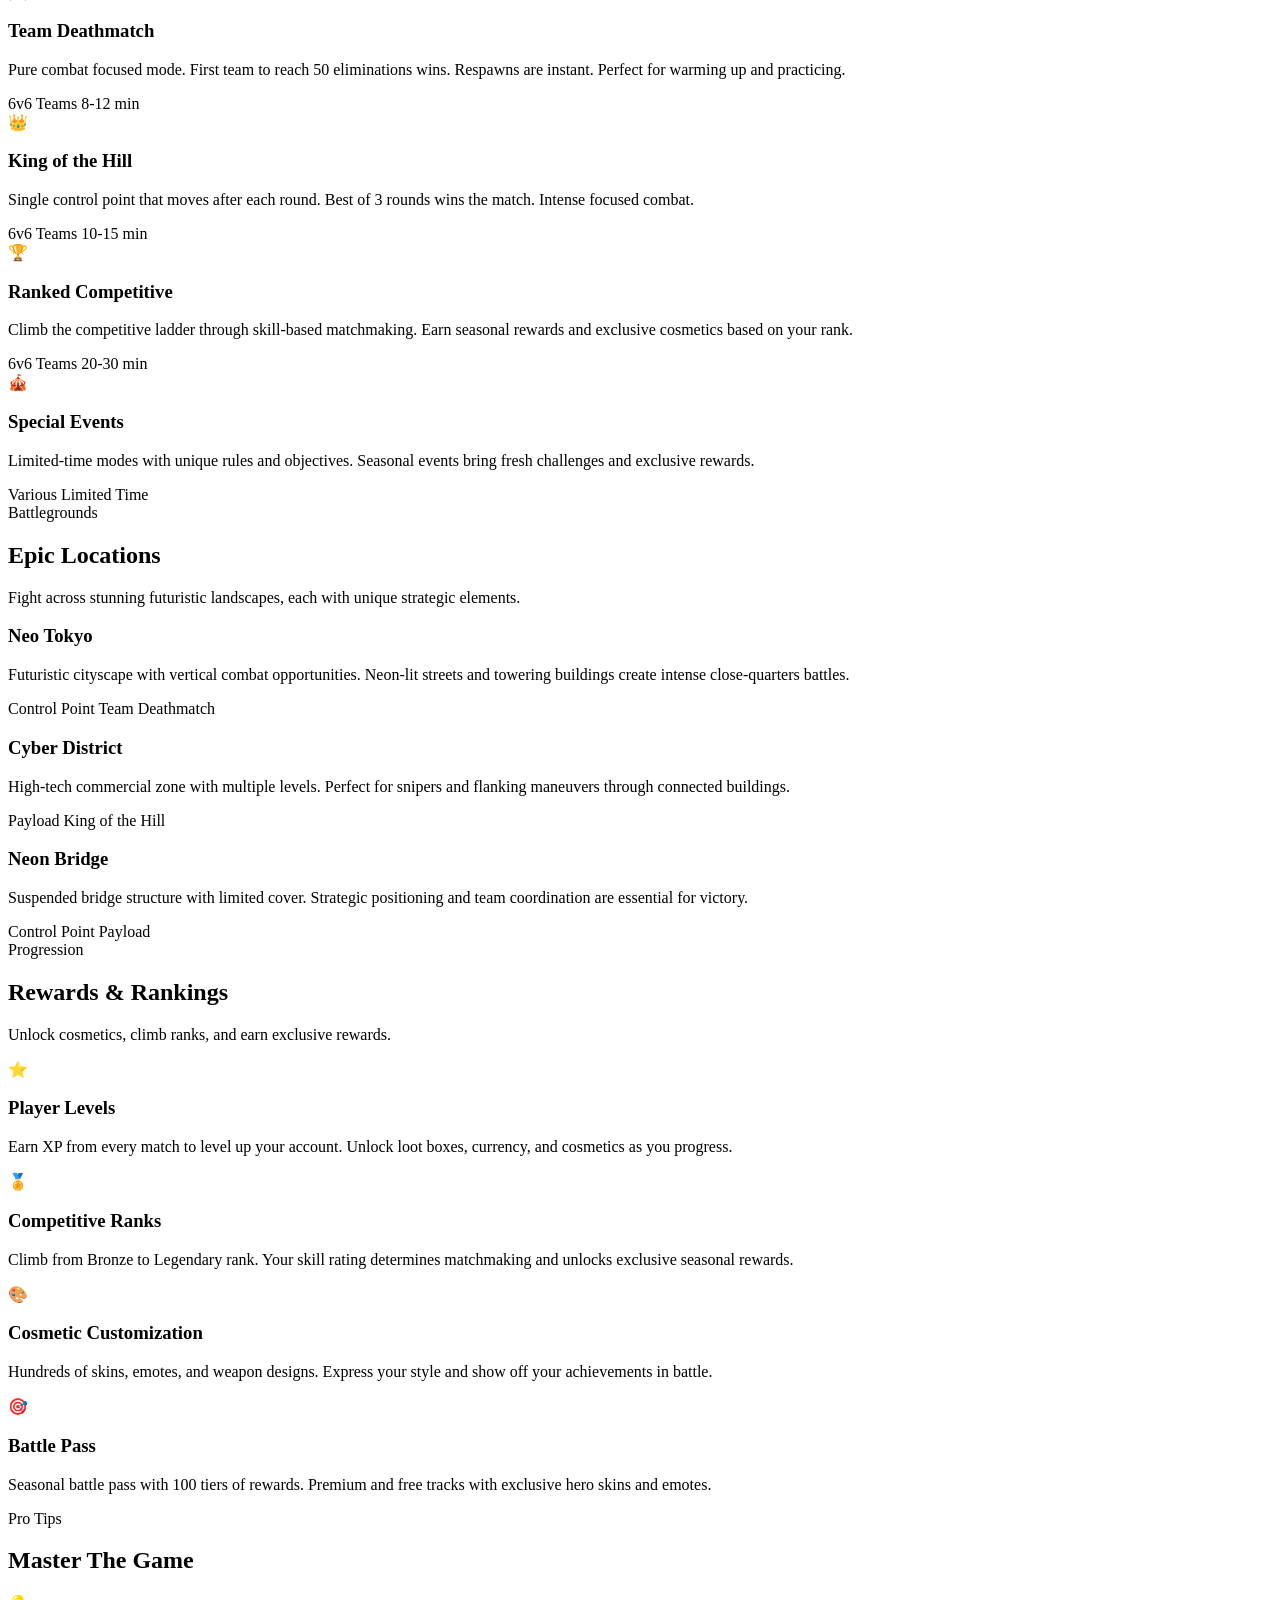
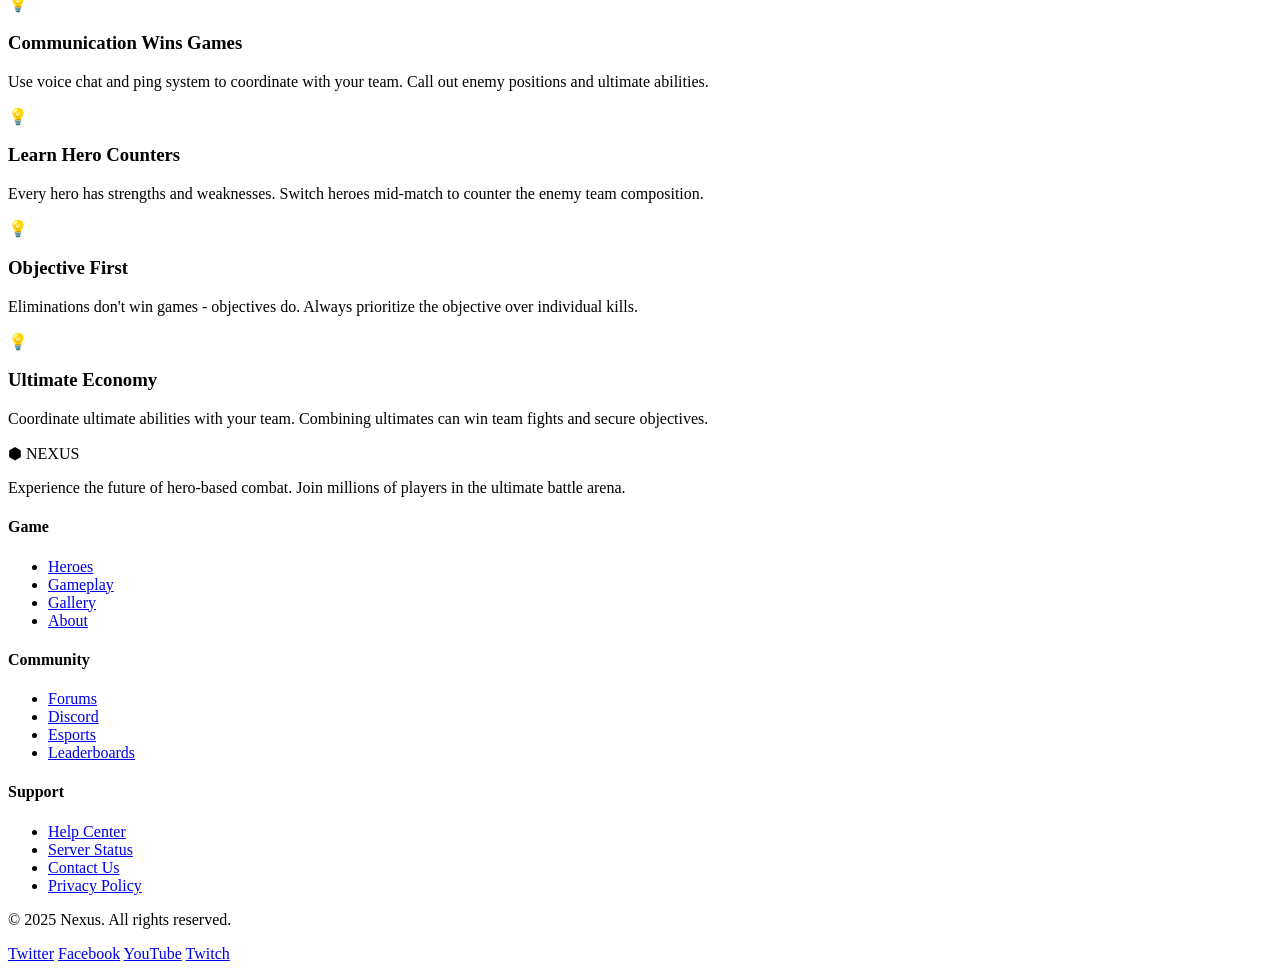
<file: pages/gameplay.html>
<!DOCTYPE html>
<html lang="en">

    <head>
        <meta charset="UTF-8">
        <meta name="viewport" content="width=device-width, initial-scale=1.0">
        <title>Gameplay - Nexus | Master The Arena</title>
    </head>

    <body>
        <nav class="navbar">
            <div class="nav-container">
                <div class="logo">
                    <span class="logo-icon">⬢</span>
                    <span class="logo-text">NEXUS</span>
                </div>
                <ul class="nav-menu">
                    <li><a href="../index.html">Home</a></li>
                    <li><a href="heroes.html">Heroes</a></li>
                    <li><a href="gameplay.html" class="active">Gameplay</a></li>
                    <li><a href="gallery.html">Gallery</a></li>
                    <li><a href="about.html">About</a></li>
                </ul>
                <a href="#download" class="btn-primary">Play Now</a>
            </div>
        </nav>

        <section class="page-header">
            <div class="container">
                <span class="page-badge">Gameplay Mechanics</span>
                <h1 class="page-title">Master The Arena</h1>
                <p class="page-subtitle">Learn the core mechanics, game modes, and strategies to dominate in Nexus.</p>
            </div>
        </section>

        <section class="mechanics-section">
            <div class="container">
                <div class="section-header">
                    <span class="section-badge">Core Mechanics</span>
                    <h2 class="section-title">How To Play</h2>
                    <p class="section-subtitle">Master these fundamental mechanics to excel in combat.</p>
                </div>
                <div class="mechanics-grid">
                    <div class="mechanic-card">
                        <div class="mechanic-number">01</div>
                        <h3 class="mechanic-title">Movement & Positioning</h3>
                        <p class="mechanic-description">Fluid movement system with advanced parkour mechanics. Wall-running, sliding, and double jumps give you tactical advantages. Position yourself strategically to control the battlefield.</p>
                        <ul class="mechanic-list">
                            <li>Advanced parkour system</li>
                            <li>Wall-running and climbing</li>
                            <li>Tactical sliding and rolls</li>
                            <li>Hero-specific mobility abilities</li>
                        </ul>
                    </div>
                    <div class="mechanic-card">
                        <div class="mechanic-number">02</div>
                        <h3 class="mechanic-title">Ability System</h3>
                        <p class="mechanic-description">Each hero has 3 unique abilities plus an ultimate. Abilities have cooldowns and require strategic timing. Combine abilities with teammates for devastating combos.</p>
                        <ul class="mechanic-list">
                            <li>3 active abilities per hero</li>
                            <li>Ultimate ability charged by combat</li>
                            <li>Cooldown management</li>
                            <li>Ability combos and synergies</li>
                        </ul>
                    </div>
                    <div class="mechanic-card">
                        <div class="mechanic-number">03</div>
                        <h3 class="mechanic-title">Team Composition</h3>
                        <p class="mechanic-description">Build balanced teams with tanks, damage dealers, and support heroes. Communication and coordination are key to victory. Adapt your composition to counter enemies.</p>
                        <ul class="mechanic-list">
                            <li>6v6 team-based combat</li>
                            <li>Role synergies and counters</li>
                            <li>Strategic hero switching</li>
                            <li>Voice and text communication</li>
                        </ul>
                    </div>
                    <div class="mechanic-card">
                        <div class="mechanic-number">04</div>
                        <h3 class="mechanic-title">Objective Control</h3>
                        <p class="mechanic-description">Different game modes require different strategies. Control key points, escort payloads, or capture zones. Team coordination and map awareness determine victory.</p>
                        <ul class="mechanic-list">
                            <li>Multiple objective types</li>
                            <li>Dynamic spawn points</li>
                            <li>Map control strategies</li>
                            <li>Time-based challenges</li>
                        </ul>
                    </div>
                </div>
            </div>
        </section>

        <section class="game-modes-section">
            <div class="container">
                <div class="section-header">
                    <span class="section-badge">Game Modes</span>
                    <h2 class="section-title">Choose Your Battle</h2>
                    <p class="section-subtitle">Multiple modes to test your skills and strategies.</p>
                </div>
                <div class="modes-grid">
                    <div class="mode-card">
                        <div class="mode-icon">🎯</div>
                        <h3 class="mode-title">Control Point</h3>
                        <p class="mode-description">Capture and hold strategic points across the map. Teams fight for dominance, earning points over time. First to 100% wins.</p>
                        <div class="mode-details">
                            <span class="mode-detail">6v6 Teams</span>
                            <span class="mode-detail">15-20 min</span>
                        </div>
                    </div>
                    <div class="mode-card">
                        <div class="mode-icon">🚛</div>
                        <h3 class="mode-title">Payload Escort</h3>
                        <p class="mode-description">Push the payload to its destination while the enemy team tries to stop you. Attackers must maintain presence near the payload.</p>
                        <div class="mode-details">
                            <span class="mode-detail">6v6 Teams</span>
                            <span class="mode-detail">12-18 min</span>
                        </div>
                    </div>
                    <div class="mode-card">
                        <div class="mode-icon">⚔️</div>
                        <h3 class="mode-title">Team Deathmatch</h3>
                        <p class="mode-description">Pure combat focused mode. First team to reach 50 eliminations wins. Respawns are instant. Perfect for warming up and practicing.</p>
                        <div class="mode-details">
                            <span class="mode-detail">6v6 Teams</span>
                            <span class="mode-detail">8-12 min</span>
                        </div>
                    </div>
                    <div class="mode-card">
                        <div class="mode-icon">👑</div>
                        <h3 class="mode-title">King of the Hill</h3>
                        <p class="mode-description">Single control point that moves after each round. Best of 3 rounds wins the match. Intense focused combat.</p>
                        <div class="mode-details">
                            <span class="mode-detail">6v6 Teams</span>
                            <span class="mode-detail">10-15 min</span>
                        </div>
                    </div>
                    <div class="mode-card">
                        <div class="mode-icon">🏆</div>
                        <h3 class="mode-title">Ranked Competitive</h3>
                        <p class="mode-description">Climb the competitive ladder through skill-based matchmaking. Earn seasonal rewards and exclusive cosmetics based on your rank.</p>
                        <div class="mode-details">
                            <span class="mode-detail">6v6 Teams</span>
                            <span class="mode-detail">20-30 min</span>
                        </div>
                    </div>
                    <div class="mode-card">
                        <div class="mode-icon">🎪</div>
                        <h3 class="mode-title">Special Events</h3>
                        <p class="mode-description">Limited-time modes with unique rules and objectives. Seasonal events bring fresh challenges and exclusive rewards.</p>
                        <div class="mode-details">
                            <span class="mode-detail">Various</span>
                            <span class="mode-detail">Limited Time</span>
                        </div>
                    </div>
                </div>
            </div>
        </section>

        <section class="maps-section">
            <div class="container">
                <div class="section-header">
                    <span class="section-badge">Battlegrounds</span>
                    <h2 class="section-title">Epic Locations</h2>
                    <p class="section-subtitle">Fight across stunning futuristic landscapes, each with unique strategic elements.</p>
                </div>
                <div class="maps-showcase">
                    <div class="map-card">
                        <div class="map-info">
                            <h3 class="map-name">Neo Tokyo</h3>
                            <p class="map-description">Futuristic cityscape with vertical combat opportunities. Neon-lit streets and towering buildings create intense close-quarters battles.</p>
                            <div class="map-modes">
                                <span class="map-mode">Control Point</span>
                                <span class="map-mode">Team Deathmatch</span>
                            </div>
                        </div>
                    </div>
                    <div class="map-card">
                        <div class="map-info">
                            <h3 class="map-name">Cyber District</h3>
                            <p class="map-description">High-tech commercial zone with multiple levels. Perfect for snipers and flanking maneuvers through connected buildings.</p>
                            <div class="map-modes">
                                <span class="map-mode">Payload</span>
                                <span class="map-mode">King of the Hill</span>
                            </div>
                        </div>
                    </div>
                    <div class="map-card">
                        <div class="map-info">
                            <h3 class="map-name">Neon Bridge</h3>
                            <p class="map-description">Suspended bridge structure with limited cover. Strategic positioning and team coordination are essential for victory.</p>
                            <div class="map-modes">
                                <span class="map-mode">Control Point</span>
                                <span class="map-mode">Payload</span>
                            </div>
                        </div>
                    </div>
                </div>
            </div>
        </section>

        <section class="progression-section">
            <div class="container">
                <div class="section-header">
                    <span class="section-badge">Progression</span>
                    <h2 class="section-title">Rewards & Rankings</h2>
                    <p class="section-subtitle">Unlock cosmetics, climb ranks, and earn exclusive rewards.</p>
                </div>
                <div class="progression-grid">
                    <div class="progression-card">
                        <div class="progression-icon">⭐</div>
                        <h3 class="progression-title">Player Levels</h3>
                        <p class="progression-description">Earn XP from every match to level up your account. Unlock loot boxes, currency, and cosmetics as you progress.</p>
                    </div>
                    <div class="progression-card">
                        <div class="progression-icon">🏅</div>
                        <h3 class="progression-title">Competitive Ranks</h3>
                        <p class="progression-description">Climb from Bronze to Legendary rank. Your skill rating determines matchmaking and unlocks exclusive seasonal rewards.</p>
                    </div>
                    <div class="progression-card">
                        <div class="progression-icon">🎨</div>
                        <h3 class="progression-title">Cosmetic Customization</h3>
                        <p class="progression-description">Hundreds of skins, emotes, and weapon designs. Express your style and show off your achievements in battle.</p>
                    </div>
                    <div class="progression-card">
                        <div class="progression-icon">🎯</div>
                        <h3 class="progression-title">Battle Pass</h3>
                        <p class="progression-description">Seasonal battle pass with 100 tiers of rewards. Premium and free tracks with exclusive hero skins and emotes.</p>
                    </div>
                </div>
            </div>
        </section>

        <section class="tips-section">
            <div class="container">
                <div class="section-header">
                    <span class="section-badge">Pro Tips</span>
                    <h2 class="section-title">Master The Game</h2>
                </div>
                <div class="tips-grid">
                    <div class="tip-card">
                        <div class="tip-icon">💡</div>
                        <h3 class="tip-title">Communication Wins Games</h3>
                        <p class="tip-description">Use voice chat and ping system to coordinate with your team. Call out enemy positions and ultimate abilities.</p>
                    </div>
                    <div class="tip-card">
                        <div class="tip-icon">💡</div>
                        <h3 class="tip-title">Learn Hero Counters</h3>
                        <p class="tip-description">Every hero has strengths and weaknesses. Switch heroes mid-match to counter the enemy team composition.</p>
                    </div>
                    <div class="tip-card">
                        <div class="tip-icon">💡</div>
                        <h3 class="tip-title">Objective First</h3>
                        <p class="tip-description">Eliminations don't win games - objectives do. Always prioritize the objective over individual kills.</p>
                    </div>
                    <div class="tip-card">
                        <div class="tip-icon">💡</div>
                        <h3 class="tip-title">Ultimate Economy</h3>
                        <p class="tip-description">Coordinate ultimate abilities with your team. Combining ultimates can win team fights and secure objectives.</p>
                    </div>
                </div>
            </div>
        </section>

        <footer class="footer">
            <div class="container">
                <div class="footer-top">
                    <div class="footer-section">
                        <div class="footer-logo">
                            <span class="logo-icon">⬢</span>
                            <span class="logo-text">NEXUS</span>
                        </div>
                        <p class="footer-description">Experience the future of hero-based combat. Join millions of players in the ultimate battle arena.</p>
                    </div>
                    <div class="footer-section">
                        <h4 class="footer-heading">Game</h4>
                        <ul class="footer-links">
                            <li><a href="pages/heroes.html">Heroes</a></li>
                            <li><a href="pages/gameplay.html">Gameplay</a></li>
                            <li><a href="pages/gallery.html">Gallery</a></li>
                            <li><a href="pages/about.html">About</a></li>
                        </ul>
                    </div>
                    <div class="footer-section">
                        <h4 class="footer-heading">Community</h4>
                        <ul class="footer-links">
                            <li><a href="#">Forums</a></li>
                            <li><a href="#">Discord</a></li>
                            <li><a href="#">Esports</a></li>
                            <li><a href="#">Leaderboards</a></li>
                        </ul>
                    </div>
                    <div class="footer-section">
                        <h4 class="footer-heading">Support</h4>
                        <ul class="footer-links">
                            <li><a href="#">Help Center</a></li>
                            <li><a href="#">Server Status</a></li>
                            <li><a href="#">Contact Us</a></li>
                            <li><a href="#">Privacy Policy</a></li>
                        </ul>
                    </div>
                </div>
                <div class="footer-bottom">
                    <p class="footer-copyright">&copy; 2025 Nexus. All rights reserved.</p>
                    <div class="footer-social">
                        <a href="#" class="social-link">Twitter</a>
                        <a href="#" class="social-link">Facebook</a>
                        <a href="#" class="social-link">YouTube</a>
                        <a href="#" class="social-link">Twitch</a>
                    </div>
                </div>
            </div>
        </footer>
    </body>

</html>
</file>
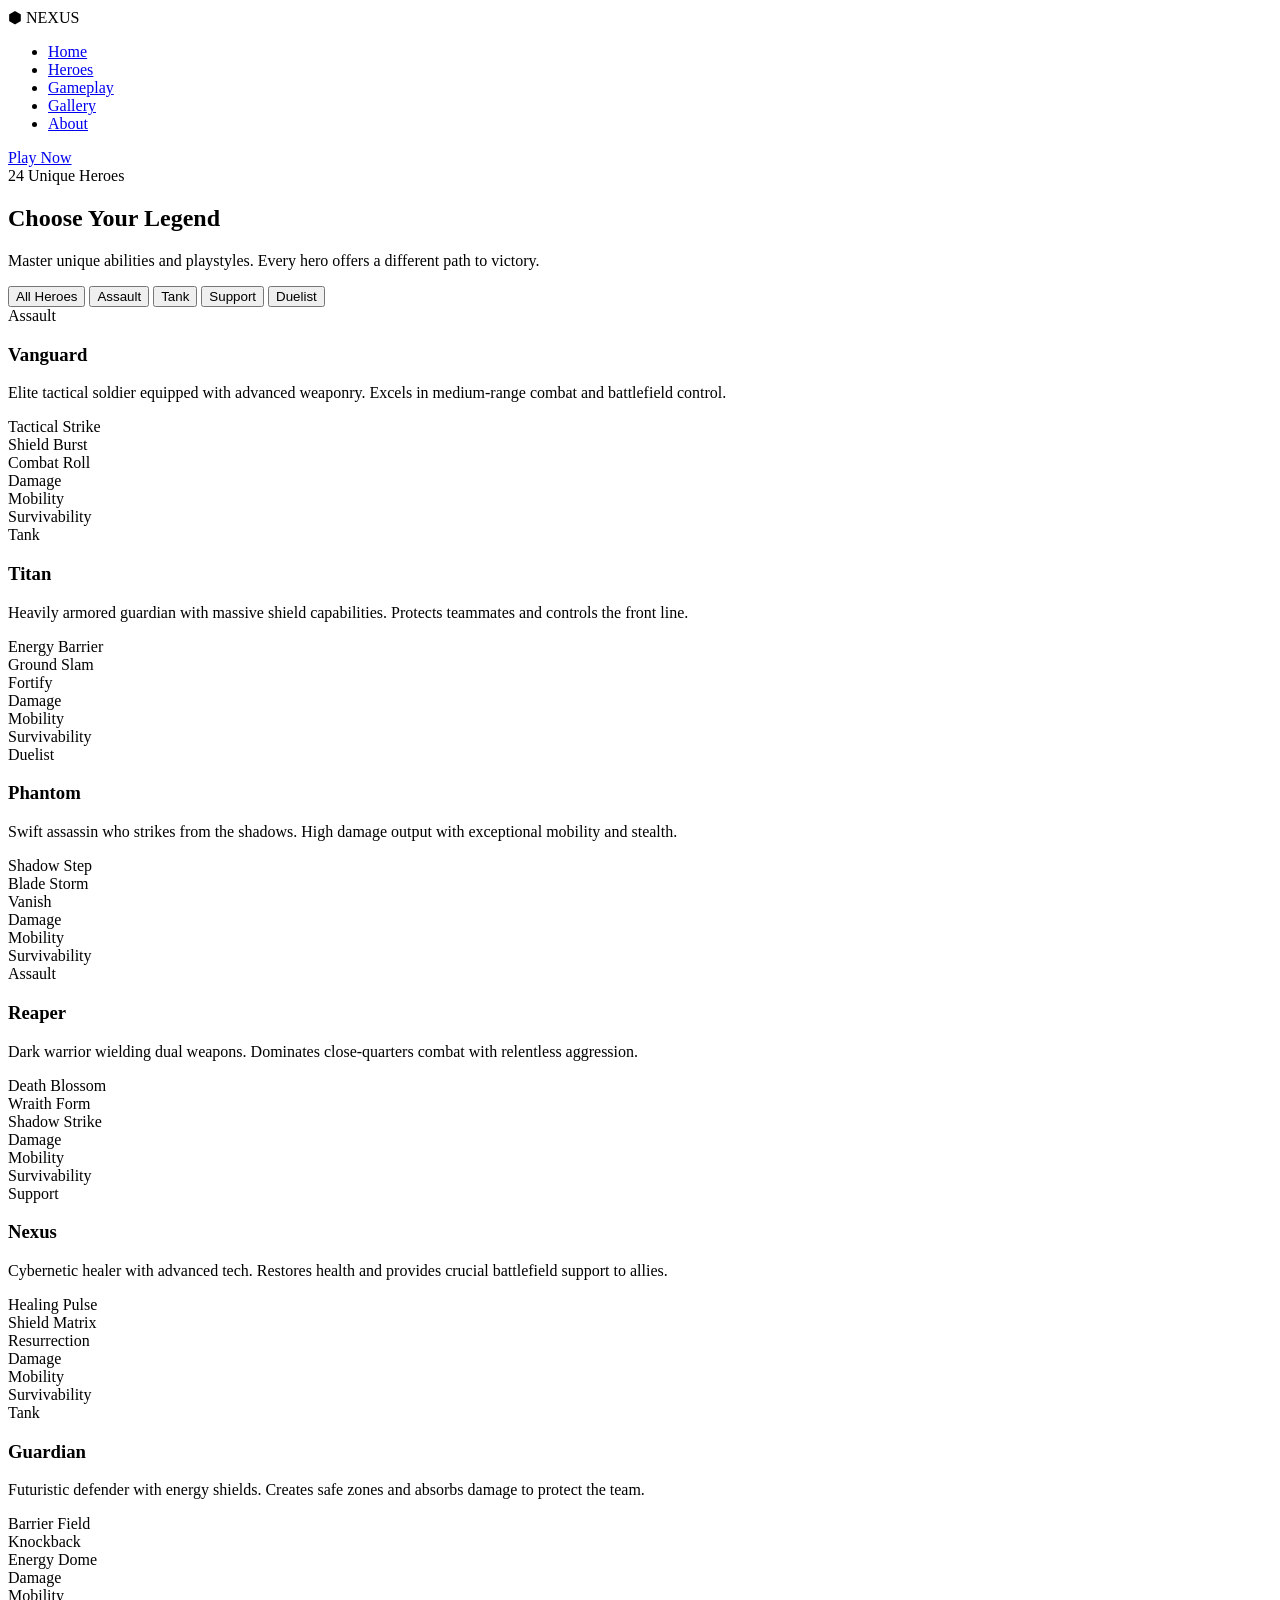
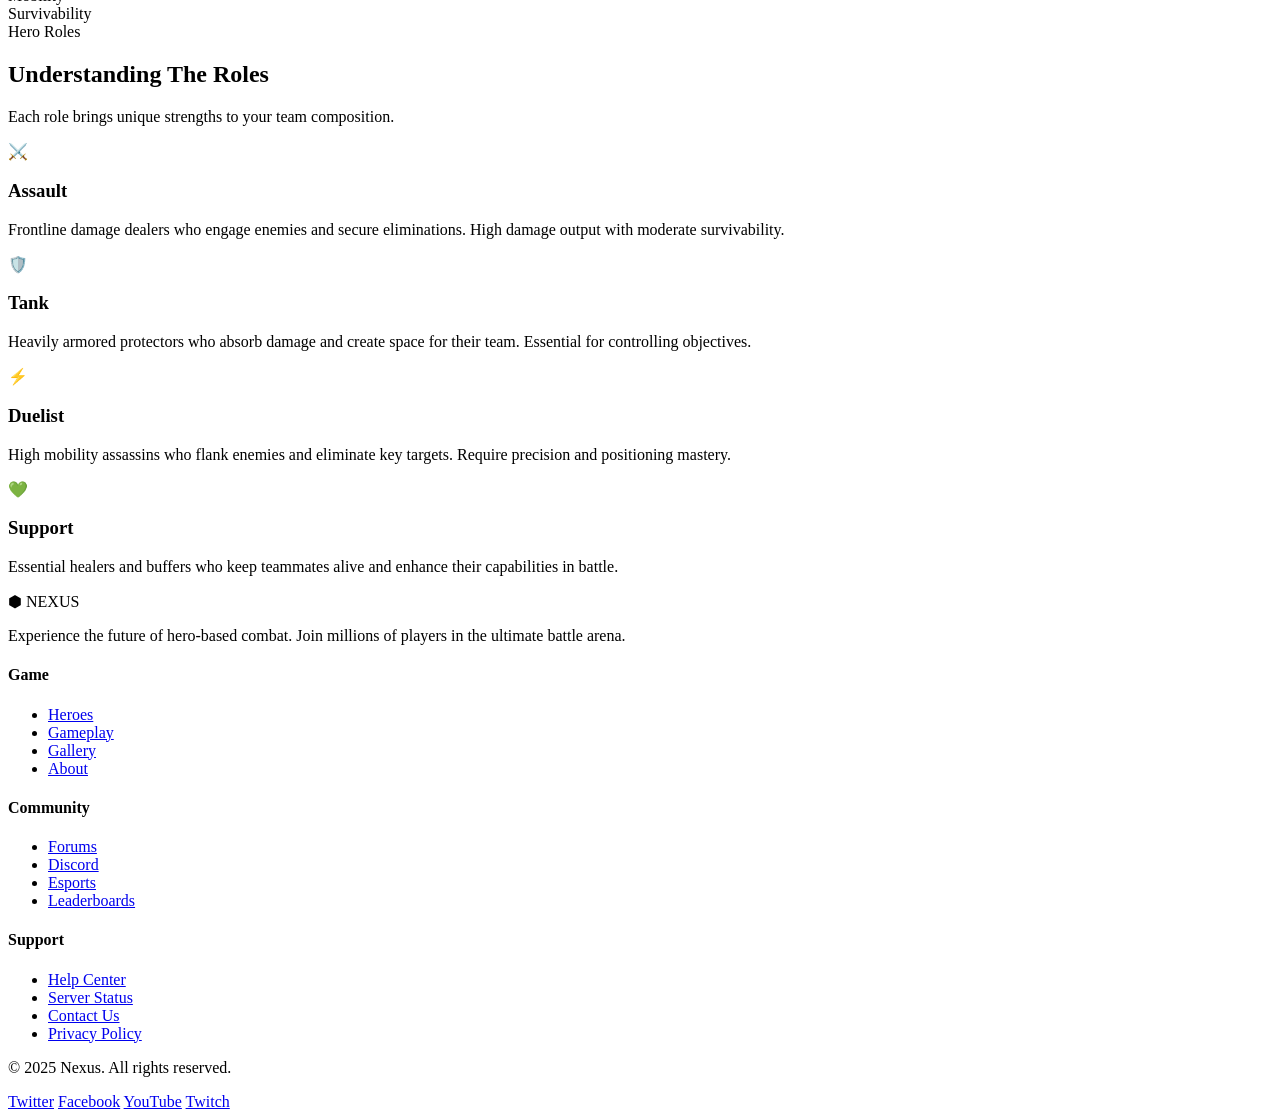
<file: pages/heroes.html>
<!DOCTYPE html>
<html lang="en">

    <head>
        <meta charset="UTF-8">
        <meta name="viewport" content="width=device-width, initial-scale=1.0">
        <title>Heroes - Nexus | Choose Your Legend</title>
    </head>

    <body>
        <nav class="navbar">
            <div class="nav-container">
                <div class="logo">
                    <span class="logo-icon">⬢</span>
                    <span class="logo-text">NEXUS</span>
                </div>
                <ul class="nav-menu">
                    <li><a href="../index.html">Home</a></li>
                    <li><a href="heroes.html" class="active">Heroes</a></li>
                    <li><a href="gameplay.html">Gameplay</a></li>
                    <li><a href="gallery.html">Gallery</a></li>
                    <li><a href="about.html">About</a></li>
                </ul>
                <a href="#download" class="btn-primary">Play Now</a>
            </div>
        </nav>

        <section class="page-header">
            <div class="container">
                <span class="page-badge">24 Unique Heroes</span>
                <h1 class="page-title">Choose Your Legend</h1>
                <p class="page-subtitle">Master unique abilities and playstyles. Every hero offers a different path to victory.</p>
            </div>
        </section>

        <section class="hero-filters">
            <div class="container">
                <div class="filter-buttons">
                    <button class="filter-btn active">All Heroes</button>
                    <button class="filter-btn">Assault</button>
                    <button class="filter-btn">Tank</button>
                    <button class="filter-btn">Support</button>
                    <button class="filter-btn">Duelist</button>
                </div>
            </div>
        </section>

        <section class="heroes-section">
            <div class="container">
                <div class="heroes-grid">
                    <div class="hero-card">
                        <div class="hero-card-content">
                            <div class="hero-card-role assault">Assault</div>
                            <h3 class="hero-card-name">Vanguard</h3>
                            <p class="hero-card-description">Elite tactical soldier equipped with advanced weaponry. Excels in medium-range combat and battlefield control.</p>
                            <div class="hero-card-abilities">
                                <div class="ability-tag">Tactical Strike</div>
                                <div class="ability-tag">Shield Burst</div>
                                <div class="ability-tag">Combat Roll</div>
                            </div>
                            <div class="hero-card-stats">
                                <div class="stat-bar">
                                    <span class="stat-label">Damage</span>
                                    <div class="stat-fill" style="width: 85%;"></div>
                                </div>
                                <div class="stat-bar">
                                    <span class="stat-label">Mobility</span>
                                    <div class="stat-fill" style="width: 65%;"></div>
                                </div>
                                <div class="stat-bar">
                                    <span class="stat-label">Survivability</span>
                                    <div class="stat-fill" style="width: 60%;"></div>
                                </div>
                            </div>
                        </div>
                    </div>

                    <div class="hero-card">
                        <div class="hero-card-content">
                            <div class="hero-card-role tank">Tank</div>
                            <h3 class="hero-card-name">Titan</h3>
                            <p class="hero-card-description">Heavily armored guardian with massive shield capabilities. Protects teammates and controls the front line.</p>
                            <div class="hero-card-abilities">
                                <div class="ability-tag">Energy Barrier</div>
                                <div class="ability-tag">Ground Slam</div>
                                <div class="ability-tag">Fortify</div>
                            </div>
                            <div class="hero-card-stats">
                                <div class="stat-bar">
                                    <span class="stat-label">Damage</span>
                                    <div class="stat-fill" style="width: 55%;"></div>
                                </div>
                                <div class="stat-bar">
                                    <span class="stat-label">Mobility</span>
                                    <div class="stat-fill" style="width: 40%;"></div>
                                </div>
                                <div class="stat-bar">
                                    <span class="stat-label">Survivability</span>
                                    <div class="stat-fill" style="width: 90%;"></div>
                                </div>
                            </div>
                        </div>
                    </div>

                    <div class="hero-card">
                        <div class="hero-card-content">
                            <div class="hero-card-role duelist">Duelist</div>
                            <h3 class="hero-card-name">Phantom</h3>
                            <p class="hero-card-description">Swift assassin who strikes from the shadows. High damage output with exceptional mobility and stealth.</p>
                            <div class="hero-card-abilities">
                                <div class="ability-tag">Shadow Step</div>
                                <div class="ability-tag">Blade Storm</div>
                                <div class="ability-tag">Vanish</div>
                            </div>
                            <div class="hero-card-stats">
                                <div class="stat-bar">
                                    <span class="stat-label">Damage</span>
                                    <div class="stat-fill" style="width: 90%;"></div>
                                </div>
                                <div class="stat-bar">
                                    <span class="stat-label">Mobility</span>
                                    <div class="stat-fill" style="width: 95%;"></div>
                                </div>
                                <div class="stat-bar">
                                    <span class="stat-label">Survivability</span>
                                    <div class="stat-fill" style="width: 45%;"></div>
                                </div>
                            </div>
                        </div>
                    </div>

                    <div class="hero-card">
                        <div class="hero-card-content">
                            <div class="hero-card-role assault">Assault</div>
                            <h3 class="hero-card-name">Reaper</h3>
                            <p class="hero-card-description">Dark warrior wielding dual weapons. Dominates close-quarters combat with relentless aggression.</p>
                            <div class="hero-card-abilities">
                                <div class="ability-tag">Death Blossom</div>
                                <div class="ability-tag">Wraith Form</div>
                                <div class="ability-tag">Shadow Strike</div>
                            </div>
                            <div class="hero-card-stats">
                                <div class="stat-bar">
                                    <span class="stat-label">Damage</span>
                                    <div class="stat-fill" style="width: 88%;"></div>
                                </div>
                                <div class="stat-bar">
                                    <span class="stat-label">Mobility</span>
                                    <div class="stat-fill" style="width: 70%;"></div>
                                </div>
                                <div class="stat-bar">
                                    <span class="stat-label">Survivability</span>
                                    <div class="stat-fill" style="width: 55%;"></div>
                                </div>
                            </div>
                        </div>
                    </div>

                    <div class="hero-card">
                        <div class="hero-card-content">
                            <div class="hero-card-role support">Support</div>
                            <h3 class="hero-card-name">Nexus</h3>
                            <p class="hero-card-description">Cybernetic healer with advanced tech. Restores health and provides crucial battlefield support to allies.</p>
                            <div class="hero-card-abilities">
                                <div class="ability-tag">Healing Pulse</div>
                                <div class="ability-tag">Shield Matrix</div>
                                <div class="ability-tag">Resurrection</div>
                            </div>
                            <div class="hero-card-stats">
                                <div class="stat-bar">
                                    <span class="stat-label">Damage</span>
                                    <div class="stat-fill" style="width: 45%;"></div>
                                </div>
                                <div class="stat-bar">
                                    <span class="stat-label">Mobility</span>
                                    <div class="stat-fill" style="width: 60%;"></div>
                                </div>
                                <div class="stat-bar">
                                    <span class="stat-label">Survivability</span>
                                    <div class="stat-fill" style="width: 95%;"></div>
                                </div>
                            </div>
                        </div>
                    </div>

                    <div class="hero-card">
                        <div class="hero-card-content">
                            <div class="hero-card-role tank">Tank</div>
                            <h3 class="hero-card-name">Guardian</h3>
                            <p class="hero-card-description">Futuristic defender with energy shields. Creates safe zones and absorbs damage to protect the team.</p>
                            <div class="hero-card-abilities">
                                <div class="ability-tag">Barrier Field</div>
                                <div class="ability-tag">Knockback</div>
                                <div class="ability-tag">Energy Dome</div>
                            </div>
                            <div class="hero-card-stats">
                                <div class="stat-bar">
                                    <span class="stat-label">Damage</span>
                                    <div class="stat-fill" style="width: 50%;"></div>
                                </div>
                                <div class="stat-bar">
                                    <span class="stat-label">Mobility</span>
                                    <div class="stat-fill" style="width: 45%;"></div>
                                </div>
                                <div class="stat-bar">
                                    <span class="stat-label">Survivability</span>
                                    <div class="stat-fill" style="width: 92%;"></div>
                                </div>
                            </div>
                        </div>
                    </div>
                </div>
            </div>
        </section>

        <section class="roles-section">
            <div class="container">
                <div class="section-header">
                    <div class="section-badge">Hero Roles</div>
                    <h2 class="section-title">Understanding The Roles</h2>
                    <p class="section-subtitle">Each role brings unique strengths to your team composition.</p>
                </div>

                <div class="roles-grid">
                    <div class="role-card">
                        <div class="role-icon assault-icon">⚔️</div>
                        <h3 class="role-title">Assault</h3>
                        <p class="role-description">Frontline damage dealers who engage enemies and secure eliminations. High damage output with moderate survivability.</p>
                    </div>
                    <div class="role-card">
                        <div class="role-icon tank-icon">🛡️</div>
                        <h3 class="role-title">Tank</h3>
                        <p class="role-description">Heavily armored protectors who absorb damage and create space for their team. Essential for controlling objectives.</p>
                    </div>
                    <div class="role-card">
                        <div class="role-icon duelist-icon">⚡</div>
                        <h3 class="role-title">Duelist</h3>
                        <p class="role-description">High mobility assassins who flank enemies and eliminate key targets. Require precision and positioning mastery.</p>
                    </div>
                    <div class="role-card">
                        <div class="role-icon support-icon">💚</div>
                        <h3 class="role-title">Support</h3>
                        <p class="role-description">Essential healers and buffers who keep teammates alive and enhance their capabilities in battle.</p>
                    </div>
                </div>
            </div>
        </section>

        <footer class="footer">
            <div class="container">
                <div class="footer-top">
                    <div class="footer-section">
                        <div class="footer-logo">
                            <span class="logo-icon">⬢</span>
                            <span class="logo-text">NEXUS</span>
                        </div>
                        <p class="footer-description">Experience the future of hero-based combat. Join millions of players in the ultimate battle arena.</p>
                    </div>
                    <div class="footer-section">
                        <h4 class="footer-heading">Game</h4>
                        <ul class="footer-links">
                            <li><a href="pages/heroes.html">Heroes</a></li>
                            <li><a href="pages/gameplay.html">Gameplay</a></li>
                            <li><a href="pages/gallery.html">Gallery</a></li>
                            <li><a href="pages/about.html">About</a></li>
                        </ul>
                    </div>
                    <div class="footer-section">
                        <h4 class="footer-heading">Community</h4>
                        <ul class="footer-links">
                            <li><a href="#">Forums</a></li>
                            <li><a href="#">Discord</a></li>
                            <li><a href="#">Esports</a></li>
                            <li><a href="#">Leaderboards</a></li>
                        </ul>
                    </div>
                    <div class="footer-section">
                        <h4 class="footer-heading">Support</h4>
                        <ul class="footer-links">
                            <li><a href="#">Help Center</a></li>
                            <li><a href="#">Server Status</a></li>
                            <li><a href="#">Contact Us</a></li>
                            <li><a href="#">Privacy Policy</a></li>
                        </ul>
                    </div>
                </div>
                <div class="footer-bottom">
                    <p class="footer-copyright">&copy; 2025 Nexus. All rights reserved.</p>
                    <div class="footer-social">
                        <a href="#" class="social-link">Twitter</a>
                        <a href="#" class="social-link">Facebook</a>
                        <a href="#" class="social-link">YouTube</a>
                        <a href="#" class="social-link">Twitch</a>
                    </div>
                </div>
            </div>
        </footer>
    </body>

</html>
</file>
<file: styles/main.css>
@import url('https://fonts.googleapis.com/css2?family=Orbitron:wght@400..900&family=Rajdhani:wght@300;400;500;600;700&display=swap');

:root {
    --primary: #00d4ff;
    --primary-dark: #0099cc;
    --primary-light: #66e5ff;
    --secondary: #8b5cf6;
    --accent: #f59e0b;
    --success: #10b981;
    --warning: #f59e0b;
    --error: #ef4444;

    --dark-900: #0a0a0f;
    --dark-800: #121218;
    --dark-700: #1a1a24;
    --dark-600: #252530;
    --dark-500: #33333f;
    --gray-400: #71717a;
    --gray-300: #a1a1aa;
    --gray-200: #d4d4d8;
    --gray-100: #f4f4f5;
    --white: #ffffff;

    --gradient-primary: linear-gradient(135deg, var(--primary) 0%, var(--primary-dark) 100%);
    --gradient-secondary: linear-gradient(135deg, var(--secondary) 0%, #6d28d9 100%);
    --gradient-accent: linear-gradient(135deg, var(--accent) 0%, #d97706 100%);

    --shadow-sm: 0 2px 4px rgba(0, 0, 0, 0.3);
    --shadow-md: 0 4px 12px rgba(0, 0, 0, 0.4);
    --shadow-lg: 0 8px 24px rgba(0, 0, 0, 0.5);
    --shadow-xl: 0 12px 36px rgba(0, 0, 0, 0.6);
    --glow-primary: 0 0 15px rgba(0, 212, 255, 0.6);
    --glow-secondary: 0 0 15px rgba(139, 92, 246, 0.6);
    --glow-accent: 0 0 15px rgba(245, 158, 11, 0.6);

    --font-heading: 'Orbitron', sans-serif;
    --font-body: 'Rajdhani', sans-serif;

    --spacing-xs: 0.5rem;
    --spacing-sm: 1rem;
    --spacing-md: 1.5rem;
    --spacing-lg: 2rem;
    --spacing-xl: 3rem;
    --spacing-2xl: 4rem;
    --spacing-3xl: 6rem;

    --transition-fast: 0.2s ease;
    --transition-base: 0.3s ease;
    --transition-slow: 0.5s ease;

    --radius-sm: 0.125rem;
    --radius-md: 0.25rem;
    --radius-lg: 0.5rem;
    --radius-xl: 0.75rem;
}


* {
    margin: 0;
    padding: 0;
    box-sizing: border-box;
}

html {
    scroll-behavior: smooth;
}

body {
    background-color: var(--dark-900);
    color: var(--gray-200);
    font-family: var(--font-body);
    font-size: 16px;
    line-height: 1.6;
    overflow-x: hidden;
}

a {
    text-decoration: none;
    color: inherit;
    transition: color var(--transition-fast);
}

ul {
    list-style: none;
}

img {
    max-width: 100%;
    height: auto;
    display: block;
}

button {
    cursor: pointer;
    border: none;
    background: none;
    font-family: inherit;
    font-size: inherit;
    outline: none;
}


.container {
    max-width: 1280px;
    margin: 0 auto;
    padding: 0 var(--spacing-md);
}


.navbar {
    position: fixed;
    top: 0;
    left: 0;
    right: 0;
    z-index: 1000;
    background: rgba(10, 10, 15, 0.95);
    backdrop-filter: blur(10px);
    border-bottom: 1px solid rgba(255, 255, 255, 0.1);
}

.nav-container {
    max-width: 1280px;
    margin: 0 auto;
    padding: var(--spacing-sm) var(--spacing-md);
    display: flex;
    align-items: center;
    justify-content: space-between;
}

.logo {
    display: flex;
    align-items: center;
    gap: 0.75rem;
    font-family: var(--font-heading);
    font-size: 1.5rem;
    font-weight: 700;
    color: var(--primary);
    text-shadow: var(--glow-primary);
    text-transform: uppercase;
}

.logo-icon {
    font-size: 2rem;
    animation: rotate 20s linear infinite;
}

@keyframes rotate {
    from {
        transform: rotate(0deg);
    }

    to {
        transform: rotate(360deg);
    }
}

.nav-menu {
    display: flex;
    align-items: center;
    gap: var(--spacing-lg);
}

.nav-menu a {
    font-size: 1.125rem;
    font-weight: 500;
    color: var(--gray-300);
    position: relative;
    transition: color var(--transition-fast);
}

.nav-menu a:hover,
.nav-menu a.active {
    color: var(--primary);
}


.btn-primary {
    display: inline-block;
    padding: 0.75rem 1.75rem;
    font-family: var(--font-heading);
    font-size: 0.9375rem;
    font-weight: 600;
    color: var(--dark-900);
    background: var(--gradient-primary);
    border-radius: var(--radius-lg);
    box-shadow: var(--shadow-md), var(--glow-primary);
    transition: all var(--transition-base);
}

.btn-primary:hover {
    transform: translateY(-2px);
    box-shadow: var(--shadow-lg), 0 0 30px rgba(0, 212, 255, 0.5);
}


.footer {
    background: var(--dark-800);
    border-top: 1px solid rgba(255, 255, 255, 0.1);
    padding: var(--spacing-3xl) 0 var(--spacing-lg);
    margin-top: var(--spacing-3xl);
}

.footer-top {
    display: grid;
    grid-template-columns: 2fr 1fr 1fr 1fr;
    gap: var(--spacing-xl);
    margin-bottom: var(--spacing-xl);
}

.footer-logo {
    display: flex;
    align-items: center;
    gap: 0.75rem;
    font-family: var(--font-heading);
    font-size: 1.5rem;
    font-weight: 700;
    color: var(--primary);
    margin-bottom: var(--spacing-md);
}

.footer-description {
    color: var(--gray-300);
    line-height: 1.7;
}

.footer-heading {
    font-family: var(--font-heading);
    font-size: 1.125rem;
    font-weight: 600;
    color: var(--white);
    margin-bottom: var(--spacing-md);
}

.footer-links li {
    margin-bottom: 0.75rem;
}

.footer-links a {
    color: var(--gray-300);
    transition: color var(--transition-fast);
}

.footer-links a:hover {
    color: var(--primary);
}

.footer-bottom {
    display: flex;
    align-items: center;
    justify-content: space-between;
    padding-top: var(--spacing-lg);
    border-top: 1px solid rgba(255, 255, 255, 0.1);
}

.footer-copyright {
    color: var(--gray-400);
    font-size: 0.9375rem;
}

.footer-social {
    display: flex;
    gap: var(--spacing-md);
}

.social-link {
    color: var(--gray-300);
    font-weight: 500;
    transition: color var(--transition-fast);
}

.social-link:hover {
    color: var(--primary);
}


@media (max-width: 1024px) {
    .nav-menu {
        gap: var(--spacing-md);
    }

    .footer-top {
        grid-template-columns: repeat(2, 1fr);
        gap: var(--spacing-lg);
    }
}

@media (max-width: 768px) {
    .nav-menu {
        display: none;
    }

    .footer-top {
        grid-template-columns: 1fr;
    }

    .footer-bottom {
        flex-direction: column;
        gap: var(--spacing-md);
        text-align: center;
    }
}
</file>
<file: styles/home.css>
.hero {
    position: relative;
    height: 100vh;
    min-height: 700px;
    display: flex;
    align-items: center;
    justify-content: center;
    overflow: hidden;
}

.hero-background {
    position: absolute;
    top: 0;
    left: 0;
    right: 0;
    bottom: 0;
    background-image: url('../assets/images/maps/neo-tokyo.jpeg');
    background-size: cover;
    background-position: center;
    z-index: -2;
}

.hero-overlay {
    position: absolute;
    top: 0;
    left: 0;
    right: 0;
    bottom: 0;
    background: linear-gradient(180deg, rgba(10, 10, 15, 0.7) 0%, rgba(10, 10, 15, 0.95) 100%);
    z-index: -1;
}

.hero-content {
    text-align: center;
    padding: 0 var(--spacing-md);
    max-width: 900px;
    margin: 0 auto;
}

.hero-badge {
    display: inline-block;
    padding: 0.5rem 1.25rem;
    font-family: var(--font-heading);
    font-size: 0.875rem;
    font-weight: 600;
    color: var(--primary);
    background: rgba(0, 212, 255, 0.15);
    border: 1px solid rgba(0, 212, 255, 0.4);
    border-radius: var(--radius-lg);
    margin-bottom: var(--spacing-lg);
    letter-spacing: 2px;
    text-transform: uppercase;
}

.hero-title {
    font-family: var(--font-heading);
    font-weight: 900;
    color: var(--white);
    margin-bottom: var(--spacing-lg);
    line-height: 1;
}

.title-line-1 {
    display: block;
    font-size: 2.5rem;
    color: var(--gray-300);
    margin-bottom: 0.25rem;
}

.title-line-2 {
    display: block;
    font-size: 5rem;
    background: linear-gradient(135deg, var(--primary) 0%, var(--secondary) 100%);
    -webkit-background-clip: text;
    -webkit-text-fill-color: transparent;
    background-clip: text;
    text-transform: uppercase;
    letter-spacing: 2px;
}

.hero-subtitle {
    font-size: 1.25rem;
    color: var(--gray-300);
    line-height: 1.7;
    margin-bottom: var(--spacing-xl);
}

.hero-buttons {
    display: flex;
    align-items: center;
    justify-content: center;
    gap: var(--spacing-md);
    margin-bottom: var(--spacing-2xl);
}

.btn-hero-primary {
    padding: 1rem 2.5rem;
    font-family: var(--font-heading);
    font-size: 1.125rem;
    font-weight: 700;
    color: var(--dark-900);
    background: var(--gradient-primary);
    border-radius: var(--radius-lg);
    box-shadow: var(--shadow-lg), var(--glow-primary);
    letter-spacing: 1px;
    text-transform: uppercase;
    transition: all var(--transition-base);
}

.btn-hero-primary:hover {
    transform: translateY(-3px);
    box-shadow: var(--shadow-xl), 0 0 40px rgba(0, 212, 255, 0.6);
}

.btn-hero-secondary {
    padding: 1rem 2.5rem;
    font-family: var(--font-heading);
    font-size: 1.125rem;
    font-weight: 700;
    color: var(--white);
    background: rgba(255, 255, 255, 0.1);
    border: 2px solid rgba(255, 255, 255, 0.3);
    border-radius: var(--radius-lg);
    backdrop-filter: blur(10px);
    letter-spacing: 1px;
    text-transform: uppercase;
    transition: all var(--transition-base);
}

.btn-hero-secondary:hover {
    background: rgba(255, 255, 255, 0.2);
    border-color: var(--primary);
    color: var(--primary);
    transform: translateY(-3px);
}

.hero-stats {
    display: flex;
    align-items: center;
    justify-content: center;
    gap: var(--spacing-lg);
}

.stat-item {
    text-align: center;
}

.stat-value {
    font-family: var(--font-heading);
    font-size: 2rem;
    font-weight: 700;
    color: var(--primary);
    line-height: 1;
    margin-bottom: 0.5rem;
}

.stat-label {
    font-size: 0.9375rem;
    color: var(--gray-400);
    letter-spacing: 1px;
    text-transform: uppercase;
}

.stat-divider {
    width: 1px;
    height: 50px;
    background: rgba(255, 255, 255, 0.2);
}
</file>
<file: frontend/styles/main.css>
/* ======================
   CSS Variables & Design Tokens
   ====================== */
:root {
    /* Color Palette - Cyber Blue Theme */
    --primary: #00d4ff;
    --primary-dark: #0099cc;
    --primary-light: #66e5ff;
    --secondary: #8b5cf6;
    --accent: #f59e0b;
    --success: #10b981;
    --warning: #f59e0b;
    --error: #ef4444;

    /* Neutrals */
    --dark-900: #0a0a0f;
    --dark-800: #121218;
    --dark-700: #1a1a24;
    --dark-600: #252530;
    --dark-500: #33333f;
    --gray-400: #71717a;
    --gray-300: #a1a1aa;
    --gray-200: #d4d4d8;
    --gray-100: #f4f4f5;
    --white: #ffffff;

    /* Gradients */
    --gradient-primary: linear-gradient(135deg, #00d4ff 0%, #0099cc 100%);
    --gradient-secondary: linear-gradient(135deg, #8b5cf6 0%, #6d28d9 100%);
    --gradient-accent: linear-gradient(135deg, #f59e0b 0%, #d97706 100%);
    --gradient-dark: linear-gradient(180deg, rgba(10, 10, 15, 0.95) 0%, rgba(18, 18, 24, 0.98) 100%);
    --gradient-overlay: linear-gradient(180deg, rgba(10, 10, 15, 0) 0%, rgba(10, 10, 15, 0.9) 100%);

    /* Shadows & Glows */
    --shadow-sm: 0 2px 4px rgba(0, 0, 0, 0.3);
    --shadow-md: 0 4px 12px rgba(0, 0, 0, 0.4);
    --shadow-lg: 0 8px 24px rgba(0, 0, 0, 0.5);
    --shadow-xl: 0 12px 36px rgba(0, 0, 0, 0.6);
    --glow-primary: 0 0 20px rgba(0, 212, 255, 0.3);
    --glow-secondary: 0 0 20px rgba(139, 92, 246, 0.3);
    --glow-accent: 0 0 20px rgba(245, 158, 11, 0.3);

    /* Typography */
    --font-display: 'Orbitron', sans-serif;
    --font-body: 'Rajdhani', sans-serif;

    /* Spacing */
    --spacing-xs: 0.5rem;
    --spacing-sm: 1rem;
    --spacing-md: 1.5rem;
    --spacing-lg: 2rem;
    --spacing-xl: 3rem;
    --spacing-2xl: 4rem;
    --spacing-3xl: 6rem;

    /* Transitions */
    --transition-fast: 0.2s ease;
    --transition-base: 0.3s ease;
    --transition-slow: 0.5s ease;

    /* Border Radius */
    --radius-sm: 0.375rem;
    --radius-md: 0.5rem;
    --radius-lg: 0.75rem;
    --radius-xl: 1rem;
}

/* ======================
   Global Reset & Base
   ====================== */
* {
    margin: 0;
    padding: 0;
    box-sizing: border-box;
}

html {
    scroll-behavior: smooth;
}

body {
    font-family: var(--font-body);
    font-size: 16px;
    line-height: 1.6;
    color: var(--gray-200);
    background-color: var(--dark-900);
    overflow-x: hidden;
}

img {
    max-width: 100%;
    height: auto;
    display: block;
}

a {
    text-decoration: none;
    color: inherit;
    transition: color var(--transition-fast);
}

button {
    font-family: inherit;
    cursor: pointer;
    border: none;
    background: none;
}

ul {
    list-style: none;
}

/* ======================
   Container & Layout
   ====================== */
.container {
    max-width: 1280px;
    margin: 0 auto;
    padding: 0 var(--spacing-md);
}

/* ======================
   Navigation Bar
   ====================== */
.navbar {
    position: fixed;
    top: 0;
    left: 0;
    right: 0;
    z-index: 1000;
    background: rgba(10, 10, 15, 0.95);
    backdrop-filter: blur(10px);
    border-bottom: 1px solid rgba(255, 255, 255, 0.1);
}

.nav-container {
    max-width: 1280px;
    margin: 0 auto;
    padding: var(--spacing-sm) var(--spacing-md);
    display: flex;
    align-items: center;
    justify-content: space-between;
}

.logo {
    display: flex;
    align-items: center;
    gap: 0.75rem;
    font-family: var(--font-display);
    font-size: 1.5rem;
    font-weight: 700;
    color: var(--primary);
    text-shadow: var(--glow-primary);
}

.logo-icon {
    font-size: 2rem;
    animation: rotate 20s linear infinite;
}

@keyframes rotate {
    from {
        transform: rotate(0deg);
    }

    to {
        transform: rotate(360deg);
    }
}

.nav-menu {
    display: flex;
    align-items: center;
    gap: var(--spacing-lg);
}

.nav-menu a {
    font-size: 1.125rem;
    font-weight: 500;
    color: var(--gray-300);
    position: relative;
    transition: color var(--transition-fast);
}

.nav-menu a::after {
    content: '';
    position: absolute;
    bottom: -4px;
    left: 0;
    width: 0;
    height: 2px;
    background: var(--gradient-primary);
    transition: width var(--transition-base);
}

.nav-menu a:hover,
.nav-menu a.active {
    color: var(--primary);
}

.nav-menu a:hover::after,
.nav-menu a.active::after {
    width: 100%;
}

/* ======================
   Buttons
   ====================== */
.btn-primary {
    display: inline-block;
    padding: 0.75rem 1.75rem;
    font-family: var(--font-display);
    font-size: 0.9375rem;
    font-weight: 600;
    color: var(--dark-900);
    background: var(--gradient-primary);
    border-radius: var(--radius-lg);
    box-shadow: var(--shadow-md), var(--glow-primary);
    transition: all var(--transition-base);
}

.btn-primary:hover {
    transform: translateY(-2px);
    box-shadow: var(--shadow-lg), 0 0 30px rgba(0, 212, 255, 0.5);
}

.btn-secondary {
    display: inline-block;
    padding: 0.75rem 1.75rem;
    font-family: var(--font-display);
    font-size: 0.9375rem;
    font-weight: 600;
    color: var(--primary);
    background: rgba(0, 212, 255, 0.1);
    border: 2px solid var(--primary);
    border-radius: var(--radius-lg);
    transition: all var(--transition-base);
}

.btn-secondary:hover {
    background: rgba(0, 212, 255, 0.2);
    box-shadow: var(--glow-primary);
    transform: translateY(-2px);
}

/* ======================
   Section Headers
   ====================== */
.section-badge {
    display: inline-block;
    padding: 0.5rem 1rem;
    font-family: var(--font-display);
    font-size: 0.875rem;
    font-weight: 600;
    color: var(--primary);
    background: rgba(0, 212, 255, 0.1);
    border: 1px solid rgba(0, 212, 255, 0.3);
    border-radius: var(--radius-md);
    margin-bottom: var(--spacing-md);
    text-transform: uppercase;
    letter-spacing: 1px;
}

.section-header {
    text-align: center;
    margin-bottom: var(--spacing-2xl);
}

.section-title {
    font-family: var(--font-display);
    font-size: 3rem;
    font-weight: 700;
    color: var(--white);
    margin-bottom: var(--spacing-md);
    line-height: 1.2;
}

.section-subtitle {
    font-size: 1.25rem;
    color: var(--gray-300);
    max-width: 700px;
    margin: 0 auto;
}

/* ======================
   Footer
   ====================== */
.footer {
    background: var(--dark-800);
    border-top: 1px solid rgba(255, 255, 255, 0.1);
    padding: var(--spacing-3xl) 0 var(--spacing-lg);
    margin-top: var(--spacing-3xl);
}

.footer-top {
    display: grid;
    grid-template-columns: 2fr 1fr 1fr 1fr;
    gap: var(--spacing-xl);
    margin-bottom: var(--spacing-xl);
}

.footer-logo {
    display: flex;
    align-items: center;
    gap: 0.75rem;
    font-family: var(--font-display);
    font-size: 1.5rem;
    font-weight: 700;
    color: var(--primary);
    margin-bottom: var(--spacing-md);
}

.footer-desc {
    color: var(--gray-300);
    line-height: 1.7;
}

.footer-heading {
    font-family: var(--font-display);
    font-size: 1.125rem;
    font-weight: 600;
    color: var(--white);
    margin-bottom: var(--spacing-md);
}

.footer-links li {
    margin-bottom: 0.75rem;
}

.footer-links a {
    color: var(--gray-300);
    transition: color var(--transition-fast);
}

.footer-links a:hover {
    color: var(--primary);
}

.footer-bottom {
    display: flex;
    align-items: center;
    justify-content: space-between;
    padding-top: var(--spacing-lg);
    border-top: 1px solid rgba(255, 255, 255, 0.1);
}

.footer-copyright {
    color: var(--gray-400);
    font-size: 0.9375rem;
}

.footer-social {
    display: flex;
    gap: var(--spacing-md);
}

.social-link {
    color: var(--gray-300);
    font-weight: 500;
    transition: color var(--transition-fast);
}

.social-link:hover {
    color: var(--primary);
}

/* ======================
   Page Header (for subpages)
   ====================== */
.page-header {
    position: relative;
    padding: 10rem var(--spacing-md) 6rem;
    text-align: center;
    margin-bottom: var(--spacing-3xl);
    overflow: hidden;
}

.page-header-background {
    position: absolute;
    top: 0;
    left: 0;
    right: 0;
    bottom: 0;
    background: linear-gradient(135deg, rgba(0, 212, 255, 0.1) 0%, rgba(139, 92, 246, 0.1) 100%);
    z-index: -1;
}

.page-header-background::before {
    content: '';
    position: absolute;
    top: -50%;
    left: -50%;
    width: 200%;
    height: 200%;
    background: radial-gradient(circle, rgba(0, 212, 255, 0.1) 0%, transparent 70%);
    animation: pulse 15s ease-in-out infinite;
}

@keyframes pulse {

    0%,
    100% {
        transform: scale(1);
        opacity: 0.5;
    }

    50% {
        transform: scale(1.1);
        opacity: 0.8;
    }
}

.page-badge {
    display: inline-block;
    padding: 0.5rem 1rem;
    font-family: var(--font-display);
    font-size: 0.875rem;
    font-weight: 600;
    color: var(--primary);
    background: rgba(0, 212, 255, 0.1);
    border: 1px solid rgba(0, 212, 255, 0.3);
    border-radius: var(--radius-md);
    margin-bottom: var(--spacing-md);
    text-transform: uppercase;
    letter-spacing: 1px;
}

.page-title {
    font-family: var(--font-display);
    font-size: 4rem;
    font-weight: 900;
    color: var(--white);
    margin-bottom: var(--spacing-md);
    line-height: 1.1;
    text-transform: uppercase;
}

.page-subtitle {
    font-size: 1.25rem;
    color: var(--gray-300);
    max-width: 700px;
    margin: 0 auto;
}

/* ======================
   Responsive Design
   ====================== */
@media (max-width: 1024px) {
    .nav-menu {
        gap: var(--spacing-md);
    }

    .section-title {
        font-size: 2.5rem;
    }

    .page-title {
        font-size: 3rem;
    }

    .footer-top {
        grid-template-columns: repeat(2, 1fr);
        gap: var(--spacing-lg);
    }
}

@media (max-width: 768px) {
    .nav-menu {
        display: none;
    }

    .section-title {
        font-size: 2rem;
    }

    .section-subtitle {
        font-size: 1.125rem;
    }

    .page-title {
        font-size: 2.5rem;
    }

    .page-subtitle {
        font-size: 1.125rem;
    }

    .footer-top {
        grid-template-columns: 1fr;
    }

    .footer-bottom {
        flex-direction: column;
        gap: var(--spacing-md);
        text-align: center;
    }
}
</file>
<file: frontend/styles/home.css>
/* ======================
   Hero Section
   ====================== */
.hero {
    position: relative;
    height: 100vh;
    min-height: 700px;
    display: flex;
    align-items: center;
    justify-content: center;
    overflow: hidden;
}

.hero-background {
    position: absolute;
    top: 0;
    left: 0;
    right: 0;
    bottom: 0;
    background-image: url('https://images.unsplash.com/photo-1743177901100-07c27ac2da59');
    background-size: cover;
    background-position: center;
    z-index: -2;
}

.hero-overlay {
    position: absolute;
    top: 0;
    left: 0;
    right: 0;
    bottom: 0;
    background: linear-gradient(180deg, rgba(10, 10, 15, 0.7) 0%, rgba(10, 10, 15, 0.95) 100%);
    z-index: -1;
}

.hero-content {
    text-align: center;
    padding: 0 var(--spacing-md);
    max-width: 900px;
    margin: 0 auto;
}

.hero-badge {
    display: inline-block;
    padding: 0.5rem 1.25rem;
    font-family: var(--font-display);
    font-size: 0.875rem;
    font-weight: 600;
    color: var(--primary);
    background: rgba(0, 212, 255, 0.15);
    border: 1px solid rgba(0, 212, 255, 0.4);
    border-radius: var(--radius-lg);
    margin-bottom: var(--spacing-lg);
    text-transform: uppercase;
    letter-spacing: 2px;
    animation: fadeInDown 1s ease-out;
}

@keyframes fadeInDown {
    from {
        opacity: 0;
        transform: translateY(-30px);
    }

    to {
        opacity: 1;
        transform: translateY(0);
    }
}

.hero-title {
    font-family: var(--font-display);
    font-weight: 900;
    color: var(--white);
    margin-bottom: var(--spacing-lg);
    line-height: 1;
    animation: fadeInUp 1s ease-out 0.2s both;
}

.title-line-1 {
    display: block;
    font-size: 2.5rem;
    color: var(--gray-300);
    margin-bottom: 0.25rem;
}

.title-line-2 {
    display: block;
    font-size: 5rem;
    background: linear-gradient(135deg, var(--primary) 0%, var(--secondary) 100%);
    -webkit-background-clip: text;
    -webkit-text-fill-color: transparent;
    background-clip: text;
    text-transform: uppercase;
    letter-spacing: 2px;
}

@keyframes fadeInUp {
    from {
        opacity: 0;
        transform: translateY(30px);
    }

    to {
        opacity: 1;
        transform: translateY(0);
    }
}

.hero-subtitle {
    font-size: 1.25rem;
    color: var(--gray-300);
    line-height: 1.7;
    margin-bottom: var(--spacing-xl);
    animation: fadeInUp 1s ease-out 0.4s both;
}

.hero-buttons {
    display: flex;
    align-items: center;
    justify-content: center;
    gap: var(--spacing-md);
    margin-bottom: var(--spacing-2xl);
    animation: fadeInUp 1s ease-out 0.6s both;
}

.btn-hero-primary {
    padding: 1rem 2.5rem;
    font-family: var(--font-display);
    font-size: 1.125rem;
    font-weight: 700;
    color: var(--dark-900);
    background: var(--gradient-primary);
    border-radius: var(--radius-lg);
    box-shadow: var(--shadow-lg), var(--glow-primary);
    transition: all var(--transition-base);
    text-transform: uppercase;
    letter-spacing: 1px;
}

.btn-hero-primary:hover {
    transform: translateY(-3px);
    box-shadow: var(--shadow-xl), 0 0 40px rgba(0, 212, 255, 0.6);
}

.btn-hero-secondary {
    padding: 1rem 2.5rem;
    font-family: var(--font-display);
    font-size: 1.125rem;
    font-weight: 700;
    color: var(--white);
    background: rgba(255, 255, 255, 0.1);
    border: 2px solid rgba(255, 255, 255, 0.3);
    border-radius: var(--radius-lg);
    backdrop-filter: blur(10px);
    transition: all var(--transition-base);
    text-transform: uppercase;
    letter-spacing: 1px;
}

.btn-hero-secondary:hover {
    background: rgba(255, 255, 255, 0.2);
    border-color: var(--primary);
    color: var(--primary);
    transform: translateY(-3px);
}

.hero-stats {
    display: flex;
    align-items: center;
    justify-content: center;
    gap: var(--spacing-lg);
    animation: fadeInUp 1s ease-out 0.8s both;
}

.stat-item {
    text-align: center;
}

.stat-number {
    font-family: var(--font-display);
    font-size: 2rem;
    font-weight: 700;
    color: var(--primary);
    line-height: 1;
    margin-bottom: 0.5rem;
}

.stat-label {
    font-size: 0.9375rem;
    color: var(--gray-400);
    text-transform: uppercase;
    letter-spacing: 1px;
}

.stat-divider {
    width: 1px;
    height: 50px;
    background: rgba(255, 255, 255, 0.2);
}

.hero-scroll-indicator {
    position: absolute;
    bottom: var(--spacing-lg);
    left: 50%;
    transform: translateX(-50%);
    display: flex;
    flex-direction: column;
    align-items: center;
    gap: 0.5rem;
    color: var(--gray-400);
    font-size: 0.875rem;
    text-transform: uppercase;
    letter-spacing: 1px;
    animation: bounce 2s infinite;
}

.scroll-arrow {
    width: 20px;
    height: 20px;
    border-right: 2px solid var(--primary);
    border-bottom: 2px solid var(--primary);
    transform: rotate(45deg);
}

@keyframes bounce {

    0%,
    100% {
        transform: translateX(-50%) translateY(0);
    }

    50% {
        transform: translateX(-50%) translateY(10px);
    }
}

/* ======================
   Features Section
   ====================== */
.features {
    padding: var(--spacing-3xl) 0;
    background: var(--dark-900);
}

.features-grid {
    display: grid;
    grid-template-columns: repeat(3, 1fr);
    gap: var(--spacing-lg);
}

.feature-card {
    padding: var(--spacing-xl);
    background: rgba(255, 255, 255, 0.03);
    border: 1px solid rgba(255, 255, 255, 0.1);
    border-radius: var(--radius-xl);
    transition: all var(--transition-base);
}

.feature-card:hover {
    background: rgba(255, 255, 255, 0.05);
    border-color: var(--primary);
    transform: translateY(-5px);
    box-shadow: 0 10px 30px rgba(0, 212, 255, 0.2);
}

.feature-icon {
    font-size: 3rem;
    margin-bottom: var(--spacing-md);
}

.feature-title {
    font-family: var(--font-display);
    font-size: 1.5rem;
    font-weight: 600;
    color: var(--white);
    margin-bottom: var(--spacing-sm);
}

.feature-description {
    font-size: 1.0625rem;
    color: var(--gray-300);
    line-height: 1.7;
}

/* ======================
   Hero Showcase
   ====================== */
.hero-showcase {
    padding: var(--spacing-3xl) 0;
    background: linear-gradient(180deg, var(--dark-900) 0%, var(--dark-800) 100%);
}

.hero-preview-grid {
    display: grid;
    grid-template-columns: repeat(3, 1fr);
    gap: var(--spacing-lg);
    margin-bottom: var(--spacing-xl);
}

.hero-preview-card {
    position: relative;
    border-radius: var(--radius-xl);
    overflow: hidden;
    transition: all var(--transition-base);
    cursor: pointer;
}

.hero-preview-card:hover {
    transform: translateY(-10px);
    box-shadow: 0 20px 40px rgba(0, 0, 0, 0.5), var(--glow-primary);
}

.hero-preview-image {
    height: 400px;
    background-size: cover;
    background-position: center;
    transition: transform var(--transition-slow);
}

.hero-preview-card:hover .hero-preview-image {
    transform: scale(1.05);
}

.hero-preview-info {
    position: absolute;
    bottom: 0;
    left: 0;
    right: 0;
    padding: var(--spacing-lg);
    background: linear-gradient(180deg, rgba(10, 10, 15, 0) 0%, rgba(10, 10, 15, 0.98) 100%);
}

.hero-role {
    display: inline-block;
    padding: 0.375rem 0.875rem;
    font-family: var(--font-display);
    font-size: 0.75rem;
    font-weight: 600;
    color: var(--primary);
    background: rgba(0, 212, 255, 0.2);
    border: 1px solid var(--primary);
    border-radius: var(--radius-md);
    text-transform: uppercase;
    letter-spacing: 1px;
    margin-bottom: 0.5rem;
}

.hero-name {
    font-family: var(--font-display);
    font-size: 1.75rem;
    font-weight: 700;
    color: var(--white);
    margin-bottom: 0.5rem;
}

.hero-desc {
    color: var(--gray-300);
    font-size: 0.9375rem;
}

.view-all-heroes {
    text-align: center;
}

/* ======================
   CTA Section
   ====================== */
.cta-section {
    position: relative;
    padding: var(--spacing-3xl) 0;
    overflow: hidden;
}

.cta-background {
    position: absolute;
    top: 0;
    left: 0;
    right: 0;
    bottom: 0;
    background: linear-gradient(135deg, rgba(0, 212, 255, 0.1) 0%, rgba(139, 92, 246, 0.1) 100%);
    z-index: -1;
}

.cta-content {
    text-align: center;
    max-width: 800px;
    margin: 0 auto;
}

.cta-title {
    font-family: var(--font-display);
    font-size: 3rem;
    font-weight: 900;
    color: var(--white);
    margin-bottom: var(--spacing-md);
    line-height: 1.2;
}

.cta-subtitle {
    font-size: 1.25rem;
    color: var(--gray-300);
    margin-bottom: var(--spacing-xl);
}

.cta-buttons {
    display: flex;
    align-items: center;
    justify-content: center;
    gap: var(--spacing-md);
    margin-bottom: var(--spacing-lg);
}

.btn-cta-primary {
    padding: 1.125rem 2.75rem;
    font-family: var(--font-display);
    font-size: 1.125rem;
    font-weight: 700;
    color: var(--dark-900);
    background: var(--gradient-primary);
    border-radius: var(--radius-lg);
    box-shadow: var(--shadow-lg), var(--glow-primary);
    transition: all var(--transition-base);
    text-transform: uppercase;
    letter-spacing: 1px;
}

.btn-cta-primary:hover {
    transform: translateY(-3px);
    box-shadow: var(--shadow-xl), 0 0 40px rgba(0, 212, 255, 0.6);
}

.btn-cta-secondary {
    padding: 1.125rem 2.75rem;
    font-family: var(--font-display);
    font-size: 1.125rem;
    font-weight: 700;
    color: var(--primary);
    background: rgba(0, 212, 255, 0.1);
    border: 2px solid var(--primary);
    border-radius: var(--radius-lg);
    transition: all var(--transition-base);
    text-transform: uppercase;
    letter-spacing: 1px;
}

.btn-cta-secondary:hover {
    background: rgba(0, 212, 255, 0.2);
    box-shadow: var(--glow-primary);
    transform: translateY(-3px);
}

.platform-badges {
    display: flex;
    align-items: center;
    justify-content: center;
    gap: var(--spacing-md);
}

.platform-badge {
    padding: 0.5rem 1.25rem;
    font-size: 0.875rem;
    font-weight: 600;
    color: var(--gray-300);
    background: rgba(255, 255, 255, 0.05);
    border: 1px solid rgba(255, 255, 255, 0.1);
    border-radius: var(--radius-md);
}

/* ======================
   Responsive Design
   ====================== */
@media (max-width: 1024px) {
    .features-grid {
        grid-template-columns: repeat(2, 1fr);
    }

    .hero-preview-grid {
        grid-template-columns: repeat(2, 1fr);
    }
}

@media (max-width: 768px) {
    .title-line-1 {
        font-size: 1.75rem;
    }

    .title-line-2 {
        font-size: 3rem;
    }

    .hero-subtitle {
        font-size: 1.125rem;
    }

    .hero-buttons {
        flex-direction: column;
    }

    .hero-stats {
        flex-wrap: wrap;
    }

    .features-grid {
        grid-template-columns: 1fr;
    }

    .hero-preview-grid {
        grid-template-columns: 1fr;
    }

    .cta-title {
        font-size: 2rem;
    }

    .cta-buttons {
        flex-direction: column;
    }

    .platform-badges {
        flex-wrap: wrap;
    }
}
</file>
<file: frontend/styles/about.css>
/* ======================
   Story Section
   ====================== */
.story-section {
    padding: var(--spacing-3xl) 0;
}

.story-content {
    display: grid;
    grid-template-columns: 1fr 1fr;
    gap: var(--spacing-3xl);
    align-items: center;
}

.story-text {
    padding-right: var(--spacing-lg);
}

.story-paragraph {
    font-size: 1.125rem;
    color: var(--gray-300);
    line-height: 1.8;
    margin-bottom: var(--spacing-md);
}

.story-image {
    height: 500px;
    background-size: cover;
    background-position: center;
    border-radius: var(--radius-xl);
    border: 1px solid rgba(255, 255, 255, 0.1);
    box-shadow: var(--shadow-xl);
}

/* ======================
   Vision Section
   ====================== */
.vision-section {
    padding: var(--spacing-3xl) 0;
    background: linear-gradient(180deg, var(--dark-900) 0%, var(--dark-800) 100%);
}

.vision-grid {
    display: grid;
    grid-template-columns: repeat(2, 1fr);
    gap: var(--spacing-lg);
}

.vision-card {
    padding: var(--spacing-xl);
    background: rgba(255, 255, 255, 0.03);
    border: 1px solid rgba(255, 255, 255, 0.1);
    border-radius: var(--radius-xl);
    transition: all var(--transition-base);
}

.vision-card:hover {
    background: rgba(255, 255, 255, 0.05);
    border-color: var(--primary);
    transform: translateY(-5px);
    box-shadow: 0 10px 30px rgba(0, 212, 255, 0.2);
}

.vision-icon {
    font-size: 3rem;
    margin-bottom: var(--spacing-md);
}

.vision-title {
    font-family: var(--font-display);
    font-size: 1.5rem;
    font-weight: 700;
    color: var(--white);
    margin-bottom: var(--spacing-sm);
}

.vision-description {
    font-size: 1.0625rem;
    color: var(--gray-300);
    line-height: 1.7;
}

/* ======================
   Timeline Section
   ====================== */
.timeline-section {
    padding: var(--spacing-3xl) 0;
}

.timeline {
    max-width: 800px;
    margin: 0 auto;
    position: relative;
}

.timeline::before {
    content: '';
    position: absolute;
    left: 20px;
    top: 0;
    bottom: 0;
    width: 2px;
    background: linear-gradient(180deg, var(--primary) 0%, rgba(0, 212, 255, 0.2) 100%);
}

.timeline-item {
    position: relative;
    padding-left: 60px;
    margin-bottom: var(--spacing-2xl);
}

.timeline-marker {
    position: absolute;
    left: 12px;
    top: 8px;
    width: 18px;
    height: 18px;
    background: var(--dark-900);
    border: 3px solid var(--primary);
    border-radius: 50%;
    box-shadow: var(--glow-primary);
}

.timeline-marker.active {
    width: 24px;
    height: 24px;
    left: 9px;
    top: 5px;
    background: var(--primary);
    box-shadow: 0 0 0 6px rgba(0, 212, 255, 0.2), var(--glow-primary);
    animation: pulse-ring 2s infinite;
}

@keyframes pulse-ring {
    0% {
        box-shadow: 0 0 0 0 rgba(0, 212, 255, 0.4), var(--glow-primary);
    }

    50% {
        box-shadow: 0 0 0 10px rgba(0, 212, 255, 0), var(--glow-primary);
    }

    100% {
        box-shadow: 0 0 0 0 rgba(0, 212, 255, 0), var(--glow-primary);
    }
}

.timeline-marker.future {
    background: var(--dark-700);
    border-color: var(--gray-400);
    box-shadow: none;
}

.timeline-content {
    background: rgba(255, 255, 255, 0.03);
    border: 1px solid rgba(255, 255, 255, 0.1);
    border-radius: var(--radius-xl);
    padding: var(--spacing-lg);
    transition: all var(--transition-base);
}

.timeline-item:hover .timeline-content {
    background: rgba(255, 255, 255, 0.05);
    border-color: var(--primary);
    transform: translateX(5px);
}

.timeline-date {
    display: inline-block;
    padding: 0.375rem 0.875rem;
    font-family: var(--font-display);
    font-size: 0.875rem;
    font-weight: 600;
    color: var(--primary);
    background: rgba(0, 212, 255, 0.1);
    border: 1px solid rgba(0, 212, 255, 0.3);
    border-radius: var(--radius-md);
    margin-bottom: var(--spacing-sm);
}

.timeline-title {
    font-family: var(--font-display);
    font-size: 1.25rem;
    font-weight: 700;
    color: var(--white);
    margin-bottom: 0.5rem;
}

.timeline-description {
    font-size: 1rem;
    color: var(--gray-300);
    line-height: 1.7;
}

/* ======================
   Stats Section
   ====================== */
.stats-section {
    padding: var(--spacing-3xl) 0;
    background: linear-gradient(180deg, var(--dark-800) 0%, var(--dark-900) 100%);
}

.stats-grid {
    display: grid;
    grid-template-columns: repeat(3, 1fr);
    gap: var(--spacing-lg);
}

.stat-card {
    padding: var(--spacing-xl);
    background: rgba(255, 255, 255, 0.03);
    border: 1px solid rgba(255, 255, 255, 0.1);
    border-radius: var(--radius-xl);
    text-align: center;
    transition: all var(--transition-base);
}

.stat-card:hover {
    background: rgba(255, 255, 255, 0.05);
    border-color: var(--primary);
    transform: translateY(-5px);
    box-shadow: 0 10px 30px rgba(0, 212, 255, 0.2);
}

.stat-number {
    font-family: var(--font-display);
    font-size: 3rem;
    font-weight: 900;
    color: var(--primary);
    line-height: 1;
    margin-bottom: var(--spacing-sm);
}

.stat-label {
    font-size: 1rem;
    color: var(--gray-300);
    text-transform: uppercase;
    letter-spacing: 1px;
}

/* ======================
   Team Section
   ====================== */
.team-section {
    padding: var(--spacing-3xl) 0;
}

.team-grid {
    display: grid;
    grid-template-columns: repeat(4, 1fr);
    gap: var(--spacing-lg);
}

.team-card {
    text-align: center;
    transition: all var(--transition-base);
}

.team-card:hover {
    transform: translateY(-5px);
}

.team-image {
    width: 150px;
    height: 150px;
    margin: 0 auto var(--spacing-md);
    background: linear-gradient(135deg, rgba(0, 212, 255, 0.2) 0%, rgba(139, 92, 246, 0.2) 100%);
    border: 2px solid rgba(255, 255, 255, 0.1);
    border-radius: 50%;
    transition: all var(--transition-base);
}

.team-card:hover .team-image {
    border-color: var(--primary);
    box-shadow: var(--glow-primary);
}

.team-name {
    font-family: var(--font-display);
    font-size: 1.25rem;
    font-weight: 700;
    color: var(--white);
    margin-bottom: 0.25rem;
}

.team-role {
    font-size: 0.9375rem;
    color: var(--gray-400);
}

/* ======================
   Contact Section
   ====================== */
.contact-section {
    padding: var(--spacing-3xl) 0;
    background: linear-gradient(180deg, var(--dark-900) 0%, var(--dark-800) 100%);
}

.contact-content {
    display: grid;
    grid-template-columns: 1fr 1fr;
    gap: var(--spacing-3xl);
    align-items: start;
}

.contact-info {
    padding-right: var(--spacing-lg);
}

.contact-description {
    font-size: 1.125rem;
    color: var(--gray-300);
    line-height: 1.7;
    margin-bottom: var(--spacing-xl);
}

.contact-links {
    display: flex;
    flex-direction: column;
    gap: var(--spacing-md);
}

.contact-link {
    display: flex;
    align-items: center;
    gap: var(--spacing-md);
    padding: var(--spacing-md);
    background: rgba(255, 255, 255, 0.03);
    border: 1px solid rgba(255, 255, 255, 0.1);
    border-radius: var(--radius-lg);
    transition: all var(--transition-base);
}

.contact-link:hover {
    background: rgba(255, 255, 255, 0.05);
    border-color: var(--primary);
    transform: translateX(5px);
    box-shadow: var(--glow-primary);
}

.contact-icon {
    font-size: 2rem;
    flex-shrink: 0;
}

.contact-link-info h4 {
    font-family: var(--font-display);
    font-size: 1.125rem;
    font-weight: 600;
    color: var(--white);
    margin-bottom: 0.25rem;
}

.contact-link-info p {
    font-size: 0.9375rem;
    color: var(--gray-400);
}

/* Form Styling */
.contact-form-container {
    background: rgba(255, 255, 255, 0.03);
    border: 1px solid rgba(255, 255, 255, 0.1);
    border-radius: var(--radius-xl);
    padding: var(--spacing-xl);
}

.contact-form {
    display: flex;
    flex-direction: column;
    gap: var(--spacing-md);
}

.form-group {
    display: flex;
    flex-direction: column;
    gap: 0.5rem;
}

.form-group label {
    font-family: var(--font-display);
    font-size: 0.9375rem;
    font-weight: 600;
    color: var(--white);
    text-transform: uppercase;
    letter-spacing: 1px;
}

.form-group input,
.form-group textarea {
    padding: 0.875rem 1rem;
    font-family: var(--font-body);
    font-size: 1rem;
    color: var(--white);
    background: rgba(255, 255, 255, 0.05);
    border: 1px solid rgba(255, 255, 255, 0.1);
    border-radius: var(--radius-md);
    transition: all var(--transition-base);
}

.form-group input:focus,
.form-group textarea:focus {
    outline: none;
    background: rgba(255, 255, 255, 0.08);
    border-color: var(--primary);
    box-shadow: var(--glow-primary);
}

.form-group textarea {
    resize: vertical;
    min-height: 120px;
}

.btn-submit {
    padding: 1rem 2rem;
    font-family: var(--font-display);
    font-size: 1rem;
    font-weight: 700;
    color: var(--dark-900);
    background: var(--gradient-primary);
    border: none;
    border-radius: var(--radius-lg);
    box-shadow: var(--shadow-md), var(--glow-primary);
    cursor: pointer;
    transition: all var(--transition-base);
    text-transform: uppercase;
    letter-spacing: 1px;
}

.btn-submit:hover {
    transform: translateY(-2px);
    box-shadow: var(--shadow-lg), 0 0 30px rgba(0, 212, 255, 0.5);
}

/* ======================
   Responsive Design
   ====================== */
@media (max-width: 1024px) {
    .story-content {
        grid-template-columns: 1fr;
        gap: var(--spacing-xl);
    }

    .story-text {
        padding-right: 0;
    }

    .vision-grid {
        grid-template-columns: 1fr;
    }

    .stats-grid {
        grid-template-columns: repeat(2, 1fr);
    }

    .team-grid {
        grid-template-columns: repeat(2, 1fr);
    }

    .contact-content {
        grid-template-columns: 1fr;
        gap: var(--spacing-xl);
    }

    .contact-info {
        padding-right: 0;
    }
}

@media (max-width: 768px) {
    .timeline::before {
        left: 10px;
    }

    .timeline-item {
        padding-left: 40px;
    }

    .timeline-marker {
        left: 3px;
    }

    .timeline-marker.active {
        left: 0;
    }

    .stats-grid {
        grid-template-columns: 1fr;
    }

    .team-grid {
        grid-template-columns: 1fr;
    }
}
</file>
<file: frontend/styles/gallery.css>
/* ======================
   Gallery Filters
   ====================== */
.gallery-filters {
    padding: var(--spacing-lg) 0 var(--spacing-2xl);
}

/* ======================
   Gallery Grid
   ====================== */
.gallery-section {
    padding: 0 0 var(--spacing-3xl);
}

.gallery-grid {
    display: grid;
    grid-template-columns: repeat(4, 1fr);
    gap: var(--spacing-md);
}

.gallery-item {
    position: relative;
    border-radius: var(--radius-lg);
    overflow: hidden;
    cursor: pointer;
    transition: all var(--transition-base);
}

.gallery-item:hover {
    transform: translateY(-5px);
    box-shadow: 0 15px 40px rgba(0, 0, 0, 0.5), var(--glow-primary);
}

.gallery-item.large {
    grid-column: span 2;
    grid-row: span 2;
}

.gallery-item.wide {
    grid-column: span 2;
}

.gallery-image {
    width: 100%;
    height: 100%;
    min-height: 250px;
    background-size: cover;
    background-position: center;
    transition: transform var(--transition-slow);
}

.gallery-item.large .gallery-image {
    min-height: 520px;
}

.gallery-item:hover .gallery-image {
    transform: scale(1.1);
}

.gallery-overlay {
    position: absolute;
    top: 0;
    left: 0;
    right: 0;
    bottom: 0;
    background: linear-gradient(180deg, rgba(10, 10, 15, 0) 0%, rgba(10, 10, 15, 0.9) 100%);
    display: flex;
    align-items: flex-end;
    opacity: 0;
    transition: opacity var(--transition-base);
}

.gallery-item:hover .gallery-overlay {
    opacity: 1;
}

.gallery-info {
    padding: var(--spacing-lg);
    width: 100%;
}

.gallery-category {
    display: inline-block;
    padding: 0.375rem 0.75rem;
    font-family: var(--font-display);
    font-size: 0.75rem;
    font-weight: 600;
    color: var(--primary);
    background: rgba(0, 212, 255, 0.2);
    border: 1px solid var(--primary);
    border-radius: var(--radius-md);
    text-transform: uppercase;
    letter-spacing: 1px;
    margin-bottom: 0.5rem;
}

.gallery-title {
    font-family: var(--font-display);
    font-size: 1.25rem;
    font-weight: 700;
    color: var(--white);
}

/* ======================
   Wallpapers Section
   ====================== */
.wallpapers-section {
    padding: var(--spacing-3xl) 0;
    background: linear-gradient(180deg, var(--dark-900) 0%, var(--dark-800) 100%);
}

.wallpapers-grid {
    display: grid;
    grid-template-columns: repeat(3, 1fr);
    gap: var(--spacing-lg);
}

.wallpaper-card {
    background: rgba(255, 255, 255, 0.03);
    border: 1px solid rgba(255, 255, 255, 0.1);
    border-radius: var(--radius-xl);
    overflow: hidden;
    transition: all var(--transition-base);
}

.wallpaper-card:hover {
    background: rgba(255, 255, 255, 0.05);
    border-color: var(--primary);
    transform: translateY(-5px);
    box-shadow: 0 15px 40px rgba(0, 0, 0, 0.4), var(--glow-primary);
}

.wallpaper-preview {
    height: 200px;
    background-size: cover;
    background-position: center;
    transition: transform var(--transition-slow);
}

.wallpaper-card:hover .wallpaper-preview {
    transform: scale(1.05);
}

.wallpaper-info {
    padding: var(--spacing-lg);
}

.wallpaper-title {
    font-family: var(--font-display);
    font-size: 1.25rem;
    font-weight: 700;
    color: var(--white);
    margin-bottom: var(--spacing-md);
}

.wallpaper-sizes {
    display: flex;
    gap: 0.5rem;
    flex-wrap: wrap;
}

.size-link {
    padding: 0.375rem 0.75rem;
    font-size: 0.8125rem;
    font-weight: 600;
    color: var(--primary);
    background: rgba(0, 212, 255, 0.1);
    border: 1px solid rgba(0, 212, 255, 0.2);
    border-radius: var(--radius-md);
    transition: all var(--transition-fast);
}

.size-link:hover {
    background: rgba(0, 212, 255, 0.2);
    border-color: var(--primary);
    box-shadow: var(--glow-primary);
}

/* ======================
   Responsive Design
   ====================== */
@media (max-width: 1024px) {
    .gallery-grid {
        grid-template-columns: repeat(3, 1fr);
    }

    .wallpapers-grid {
        grid-template-columns: repeat(2, 1fr);
    }
}

@media (max-width: 768px) {
    .gallery-grid {
        grid-template-columns: repeat(2, 1fr);
    }

    .gallery-item.large {
        grid-column: span 2;
        grid-row: span 1;
    }

    .gallery-item.large .gallery-image {
        min-height: 250px;
    }

    .wallpapers-grid {
        grid-template-columns: 1fr;
    }
}
</file>
<file: frontend/styles/gameplay.css>
/* ======================
   Mechanics Section
   ====================== */
.mechanics-section {
    padding: var(--spacing-3xl) 0;
}

.mechanics-grid {
    display: grid;
    grid-template-columns: repeat(2, 1fr);
    gap: var(--spacing-xl);
}

.mechanic-card {
    padding: var(--spacing-xl);
    background: rgba(255, 255, 255, 0.03);
    border: 1px solid rgba(255, 255, 255, 0.1);
    border-radius: var(--radius-xl);
    position: relative;
    transition: all var(--transition-base);
}

.mechanic-card:hover {
    background: rgba(255, 255, 255, 0.05);
    border-color: var(--primary);
    transform: translateY(-5px);
    box-shadow: 0 15px 40px rgba(0, 0, 0, 0.4), var(--glow-primary);
}

.mechanic-number {
    position: absolute;
    top: var(--spacing-lg);
    right: var(--spacing-lg);
    font-family: var(--font-display);
    font-size: 4rem;
    font-weight: 900;
    color: rgba(0, 212, 255, 0.1);
    line-height: 1;
}

.mechanic-title {
    font-family: var(--font-display);
    font-size: 1.75rem;
    font-weight: 700;
    color: var(--white);
    margin-bottom: var(--spacing-md);
    position: relative;
    z-index: 1;
}

.mechanic-description {
    font-size: 1.0625rem;
    color: var(--gray-300);
    line-height: 1.7;
    margin-bottom: var(--spacing-md);
}

.mechanic-list {
    list-style: none;
}

.mechanic-list li {
    padding: 0.5rem 0 0.5rem 1.75rem;
    font-size: 1rem;
    color: var(--gray-300);
    position: relative;
}

.mechanic-list li::before {
    content: '▸';
    position: absolute;
    left: 0;
    color: var(--primary);
    font-size: 0.875rem;
}

/* ======================
   Game Modes Section
   ====================== */
.game-modes-section {
    padding: var(--spacing-3xl) 0;
    background: linear-gradient(180deg, var(--dark-900) 0%, var(--dark-800) 100%);
}

.modes-grid {
    display: grid;
    grid-template-columns: repeat(3, 1fr);
    gap: var(--spacing-lg);
}

.mode-card {
    padding: var(--spacing-xl);
    background: rgba(255, 255, 255, 0.03);
    border: 1px solid rgba(255, 255, 255, 0.1);
    border-radius: var(--radius-xl);
    text-align: center;
    transition: all var(--transition-base);
}

.mode-card:hover {
    background: rgba(255, 255, 255, 0.05);
    border-color: var(--primary);
    transform: translateY(-5px);
    box-shadow: 0 10px 30px rgba(0, 212, 255, 0.2);
}

.mode-icon {
    font-size: 4rem;
    margin-bottom: var(--spacing-md);
}

.mode-title {
    font-family: var(--font-display);
    font-size: 1.5rem;
    font-weight: 700;
    color: var(--white);
    margin-bottom: var(--spacing-sm);
}

.mode-description {
    font-size: 1.0625rem;
    color: var(--gray-300);
    line-height: 1.7;
    margin-bottom: var(--spacing-md);
}

.mode-details {
    display: flex;
    align-items: center;
    justify-content: center;
    gap: var(--spacing-md);
    padding-top: var(--spacing-md);
    border-top: 1px solid rgba(255, 255, 255, 0.1);
}

.mode-detail {
    padding: 0.375rem 0.875rem;
    font-size: 0.8125rem;
    font-weight: 600;
    color: var(--primary);
    background: rgba(0, 212, 255, 0.1);
    border: 1px solid rgba(0, 212, 255, 0.2);
    border-radius: var(--radius-md);
}

/* ======================
   Maps Section
   ====================== */
.maps-section {
    padding: var(--spacing-3xl) 0;
}

.maps-showcase {
    display: grid;
    grid-template-columns: 1fr;
    gap: var(--spacing-xl);
}

.map-card {
    display: grid;
    grid-template-columns: 1fr 1fr;
    gap: var(--spacing-xl);
    background: rgba(255, 255, 255, 0.03);
    border: 1px solid rgba(255, 255, 255, 0.1);
    border-radius: var(--radius-xl);
    overflow: hidden;
    transition: all var(--transition-base);
}

.map-card:hover {
    background: rgba(255, 255, 255, 0.05);
    border-color: var(--primary);
    transform: translateY(-5px);
    box-shadow: 0 15px 40px rgba(0, 0, 0, 0.4), var(--glow-primary);
}

.map-image {
    height: 300px;
    background-size: cover;
    background-position: center;
    transition: transform var(--transition-slow);
}

.map-card:hover .map-image {
    transform: scale(1.05);
}

.map-info {
    padding: var(--spacing-xl);
    display: flex;
    flex-direction: column;
    justify-content: center;
}

.map-name {
    font-family: var(--font-display);
    font-size: 2rem;
    font-weight: 700;
    color: var(--white);
    margin-bottom: var(--spacing-md);
}

.map-description {
    font-size: 1.0625rem;
    color: var(--gray-300);
    line-height: 1.7;
    margin-bottom: var(--spacing-md);
}

.map-modes {
    display: flex;
    gap: 0.5rem;
    flex-wrap: wrap;
}

.map-mode {
    padding: 0.375rem 0.875rem;
    font-size: 0.8125rem;
    font-weight: 600;
    color: var(--primary);
    background: rgba(0, 212, 255, 0.1);
    border: 1px solid rgba(0, 212, 255, 0.2);
    border-radius: var(--radius-md);
}

/* ======================
   Progression Section
   ====================== */
.progression-section {
    padding: var(--spacing-3xl) 0;
    background: linear-gradient(180deg, var(--dark-800) 0%, var(--dark-900) 100%);
}

.progression-grid {
    display: grid;
    grid-template-columns: repeat(2, 1fr);
    gap: var(--spacing-lg);
}

.progression-card {
    padding: var(--spacing-xl);
    background: rgba(255, 255, 255, 0.03);
    border: 1px solid rgba(255, 255, 255, 0.1);
    border-radius: var(--radius-xl);
    transition: all var(--transition-base);
}

.progression-card:hover {
    background: rgba(255, 255, 255, 0.05);
    border-color: var(--primary);
    transform: translateY(-5px);
    box-shadow: 0 10px 30px rgba(0, 212, 255, 0.2);
}

.progression-icon {
    font-size: 3rem;
    margin-bottom: var(--spacing-md);
}

.progression-title {
    font-family: var(--font-display);
    font-size: 1.5rem;
    font-weight: 700;
    color: var(--white);
    margin-bottom: var(--spacing-sm);
}

.progression-description {
    font-size: 1.0625rem;
    color: var(--gray-300);
    line-height: 1.7;
}

/* ======================
   Tips Section
   ====================== */
.tips-section {
    padding: var(--spacing-3xl) 0;
}

.tips-grid {
    display: grid;
    grid-template-columns: repeat(2, 1fr);
    gap: var(--spacing-lg);
}

.tip-card {
    padding: var(--spacing-lg);
    background: rgba(245, 158, 11, 0.05);
    border: 1px solid rgba(245, 158, 11, 0.2);
    border-radius: var(--radius-xl);
    display: flex;
    gap: var(--spacing-md);
    transition: all var(--transition-base);
}

.tip-card:hover {
    background: rgba(245, 158, 11, 0.1);
    border-color: var(--accent);
    transform: translateY(-5px);
    box-shadow: 0 10px 30px rgba(245, 158, 11, 0.2);
}

.tip-number {
    font-size: 2rem;
    flex-shrink: 0;
}

.tip-title {
    font-family: var(--font-display);
    font-size: 1.25rem;
    font-weight: 700;
    color: var(--white);
    margin-bottom: 0.5rem;
}

.tip-description {
    font-size: 1rem;
    color: var(--gray-300);
    line-height: 1.7;
}

/* ======================
   Responsive Design
   ====================== */
@media (max-width: 1024px) {
    .mechanics-grid {
        grid-template-columns: 1fr;
    }

    .modes-grid {
        grid-template-columns: repeat(2, 1fr);
    }

    .map-card {
        grid-template-columns: 1fr;
    }

    .progression-grid {
        grid-template-columns: 1fr;
    }
}

@media (max-width: 768px) {
    .modes-grid {
        grid-template-columns: 1fr;
    }

    .map-image {
        height: 250px;
    }

    .tips-grid {
        grid-template-columns: 1fr;
    }
}
</file>
<file: frontend/styles/heroes.css>
/* ======================
   Hero Filters
   ====================== */
.hero-filters {
    padding: var(--spacing-lg) 0 var(--spacing-2xl);
}

.filter-buttons {
    display: flex;
    align-items: center;
    justify-content: center;
    gap: var(--spacing-md);
    flex-wrap: wrap;
}

.filter-btn {
    padding: 0.75rem 1.5rem;
    font-family: var(--font-display);
    font-size: 0.9375rem;
    font-weight: 600;
    color: var(--gray-300);
    background: rgba(255, 255, 255, 0.03);
    border: 1px solid rgba(255, 255, 255, 0.1);
    border-radius: var(--radius-lg);
    transition: all var(--transition-base);
}

.filter-btn:hover,
.filter-btn.active {
    color: var(--primary);
    background: rgba(0, 212, 255, 0.1);
    border-color: var(--primary);
    box-shadow: var(--glow-primary);
}

/* ======================
   Heroes Grid
   ====================== */
.heroes-section {
    padding: 0 0 var(--spacing-3xl);
}

.heroes-grid {
    display: grid;
    grid-template-columns: repeat(2, 1fr);
    gap: var(--spacing-xl);
}

.hero-card {
    background: rgba(255, 255, 255, 0.03);
    border: 1px solid rgba(255, 255, 255, 0.1);
    border-radius: var(--radius-xl);
    overflow: hidden;
    transition: all var(--transition-base);
}

.hero-card:hover {
    background: rgba(255, 255, 255, 0.05);
    border-color: var(--primary);
    transform: translateY(-5px);
    box-shadow: 0 15px 40px rgba(0, 0, 0, 0.4), var(--glow-primary);
}

.hero-card-image {
    height: 300px;
    background-size: cover;
    background-position: center;
    position: relative;
    transition: transform var(--transition-slow);
}

.hero-card:hover .hero-card-image {
    transform: scale(1.05);
}

.hero-card-content {
    padding: var(--spacing-lg);
}

.hero-card-role {
    display: inline-block;
    padding: 0.375rem 0.875rem;
    font-family: var(--font-display);
    font-size: 0.75rem;
    font-weight: 600;
    border-radius: var(--radius-md);
    text-transform: uppercase;
    letter-spacing: 1px;
    margin-bottom: 0.75rem;
}

.hero-card-role.assault {
    color: #ef4444;
    background: rgba(239, 68, 68, 0.15);
    border: 1px solid rgba(239, 68, 68, 0.3);
}

.hero-card-role.tank {
    color: #3b82f6;
    background: rgba(59, 130, 246, 0.15);
    border: 1px solid rgba(59, 130, 246, 0.3);
}

.hero-card-role.duelist {
    color: #a855f7;
    background: rgba(168, 85, 247, 0.15);
    border: 1px solid rgba(168, 85, 247, 0.3);
}

.hero-card-role.support {
    color: #10b981;
    background: rgba(16, 185, 129, 0.15);
    border: 1px solid rgba(16, 185, 129, 0.3);
}

.hero-card-name {
    font-family: var(--font-display);
    font-size: 2rem;
    font-weight: 700;
    color: var(--white);
    margin-bottom: var(--spacing-sm);
}

.hero-card-description {
    font-size: 1.0625rem;
    color: var(--gray-300);
    line-height: 1.7;
    margin-bottom: var(--spacing-md);
}

.hero-card-abilities {
    display: flex;
    gap: 0.5rem;
    flex-wrap: wrap;
    margin-bottom: var(--spacing-md);
}

.ability-tag {
    padding: 0.375rem 0.75rem;
    font-size: 0.8125rem;
    font-weight: 500;
    color: var(--gray-300);
    background: rgba(255, 255, 255, 0.05);
    border: 1px solid rgba(255, 255, 255, 0.1);
    border-radius: var(--radius-md);
}

.hero-card-stats {
    display: flex;
    flex-direction: column;
    gap: 0.75rem;
}

.stat-bar {
    display: flex;
    align-items: center;
    gap: var(--spacing-md);
}

.stat-label {
    font-size: 0.875rem;
    font-weight: 600;
    color: var(--gray-400);
    min-width: 100px;
    text-transform: uppercase;
    letter-spacing: 0.5px;
}

.stat-fill {
    height: 6px;
    background: var(--gradient-primary);
    border-radius: 3px;
    box-shadow: var(--glow-primary);
    transition: width var(--transition-slow);
}

/* ======================
   Roles Section
   ====================== */
.roles-section {
    padding: var(--spacing-3xl) 0;
    background: linear-gradient(180deg, var(--dark-900) 0%, var(--dark-800) 100%);
}

.roles-grid {
    display: grid;
    grid-template-columns: repeat(4, 1fr);
    gap: var(--spacing-lg);
}

.role-card {
    padding: var(--spacing-xl);
    background: rgba(255, 255, 255, 0.03);
    border: 1px solid rgba(255, 255, 255, 0.1);
    border-radius: var(--radius-xl);
    text-align: center;
    transition: all var(--transition-base);
}

.role-card:hover {
    background: rgba(255, 255, 255, 0.05);
    border-color: var(--primary);
    transform: translateY(-5px);
    box-shadow: 0 10px 30px rgba(0, 212, 255, 0.2);
}

.role-icon {
    font-size: 3.5rem;
    margin-bottom: var(--spacing-md);
}

.assault-icon {
    color: #ef4444;
    filter: drop-shadow(0 0 10px rgba(239, 68, 68, 0.3));
}

.tank-icon {
    color: #3b82f6;
    filter: drop-shadow(0 0 10px rgba(59, 130, 246, 0.3));
}

.duelist-icon {
    color: #a855f7;
    filter: drop-shadow(0 0 10px rgba(168, 85, 247, 0.3));
}

.support-icon {
    color: #10b981;
    filter: drop-shadow(0 0 10px rgba(16, 185, 129, 0.3));
}

.role-title {
    font-family: var(--font-display);
    font-size: 1.5rem;
    font-weight: 700;
    color: var(--white);
    margin-bottom: var(--spacing-sm);
}

.role-description {
    font-size: 1.0625rem;
    color: var(--gray-300);
    line-height: 1.7;
}

/* ======================
   Responsive Design
   ====================== */
@media (max-width: 1024px) {
    .heroes-grid {
        grid-template-columns: 1fr;
    }

    .roles-grid {
        grid-template-columns: repeat(2, 1fr);
    }
}

@media (max-width: 768px) {
    .filter-buttons {
        gap: 0.5rem;
    }

    .filter-btn {
        padding: 0.625rem 1.25rem;
        font-size: 0.875rem;
    }

    .hero-card-image {
        height: 250px;
    }

    .hero-card-name {
        font-size: 1.75rem;
    }

    .roles-grid {
        grid-template-columns: 1fr;
    }
}
</file>
